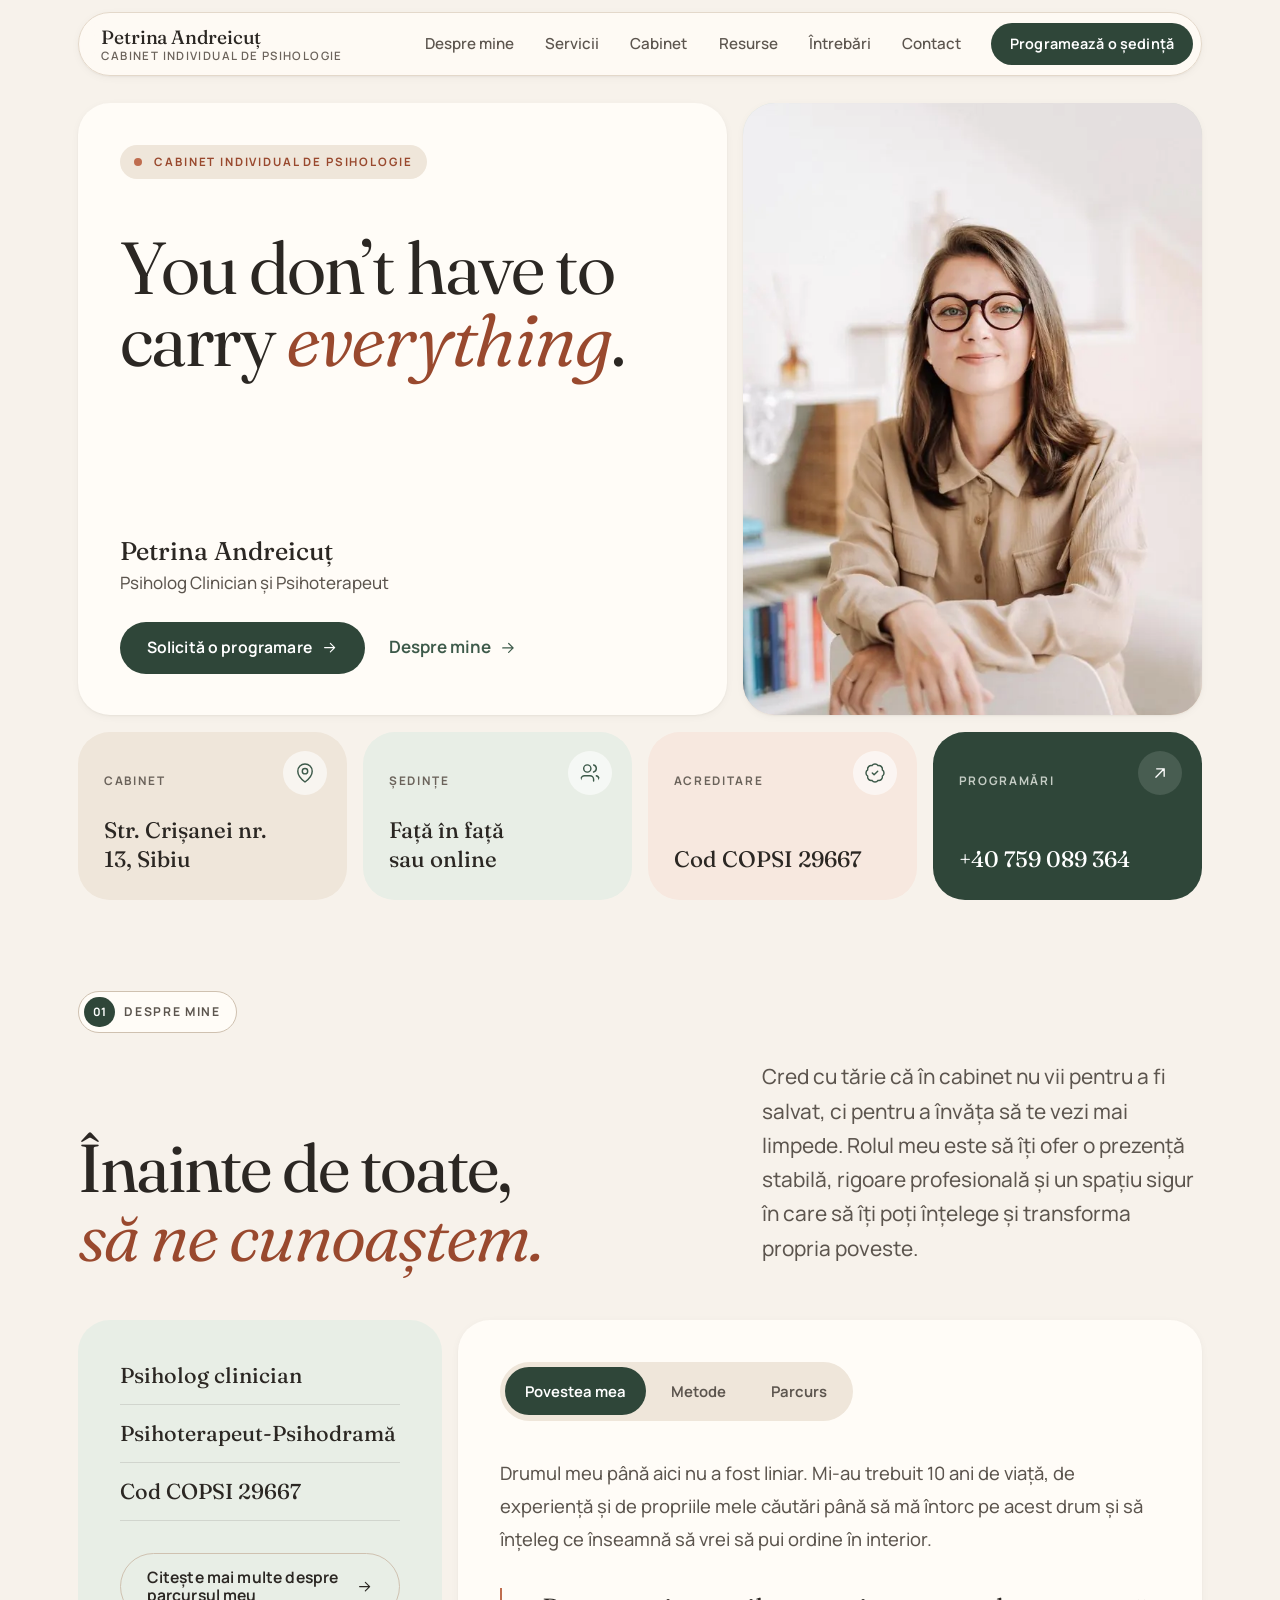
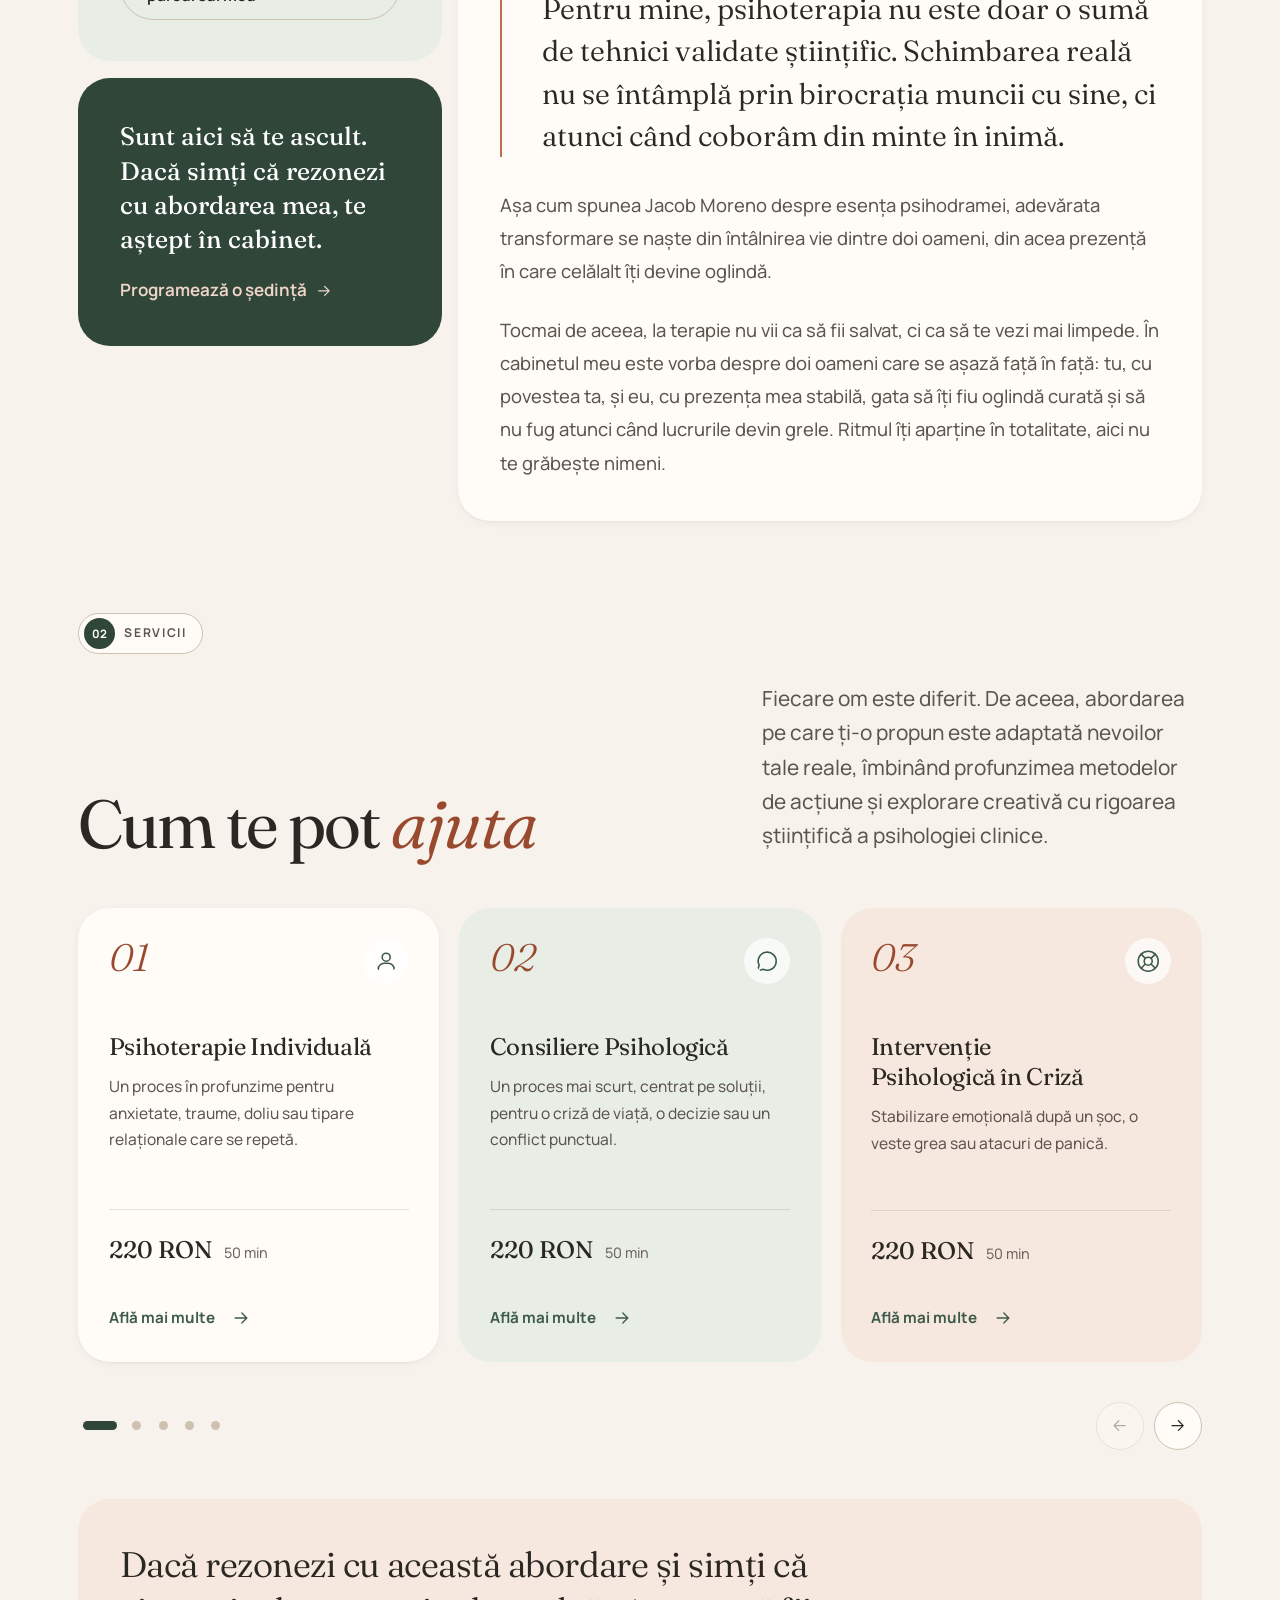
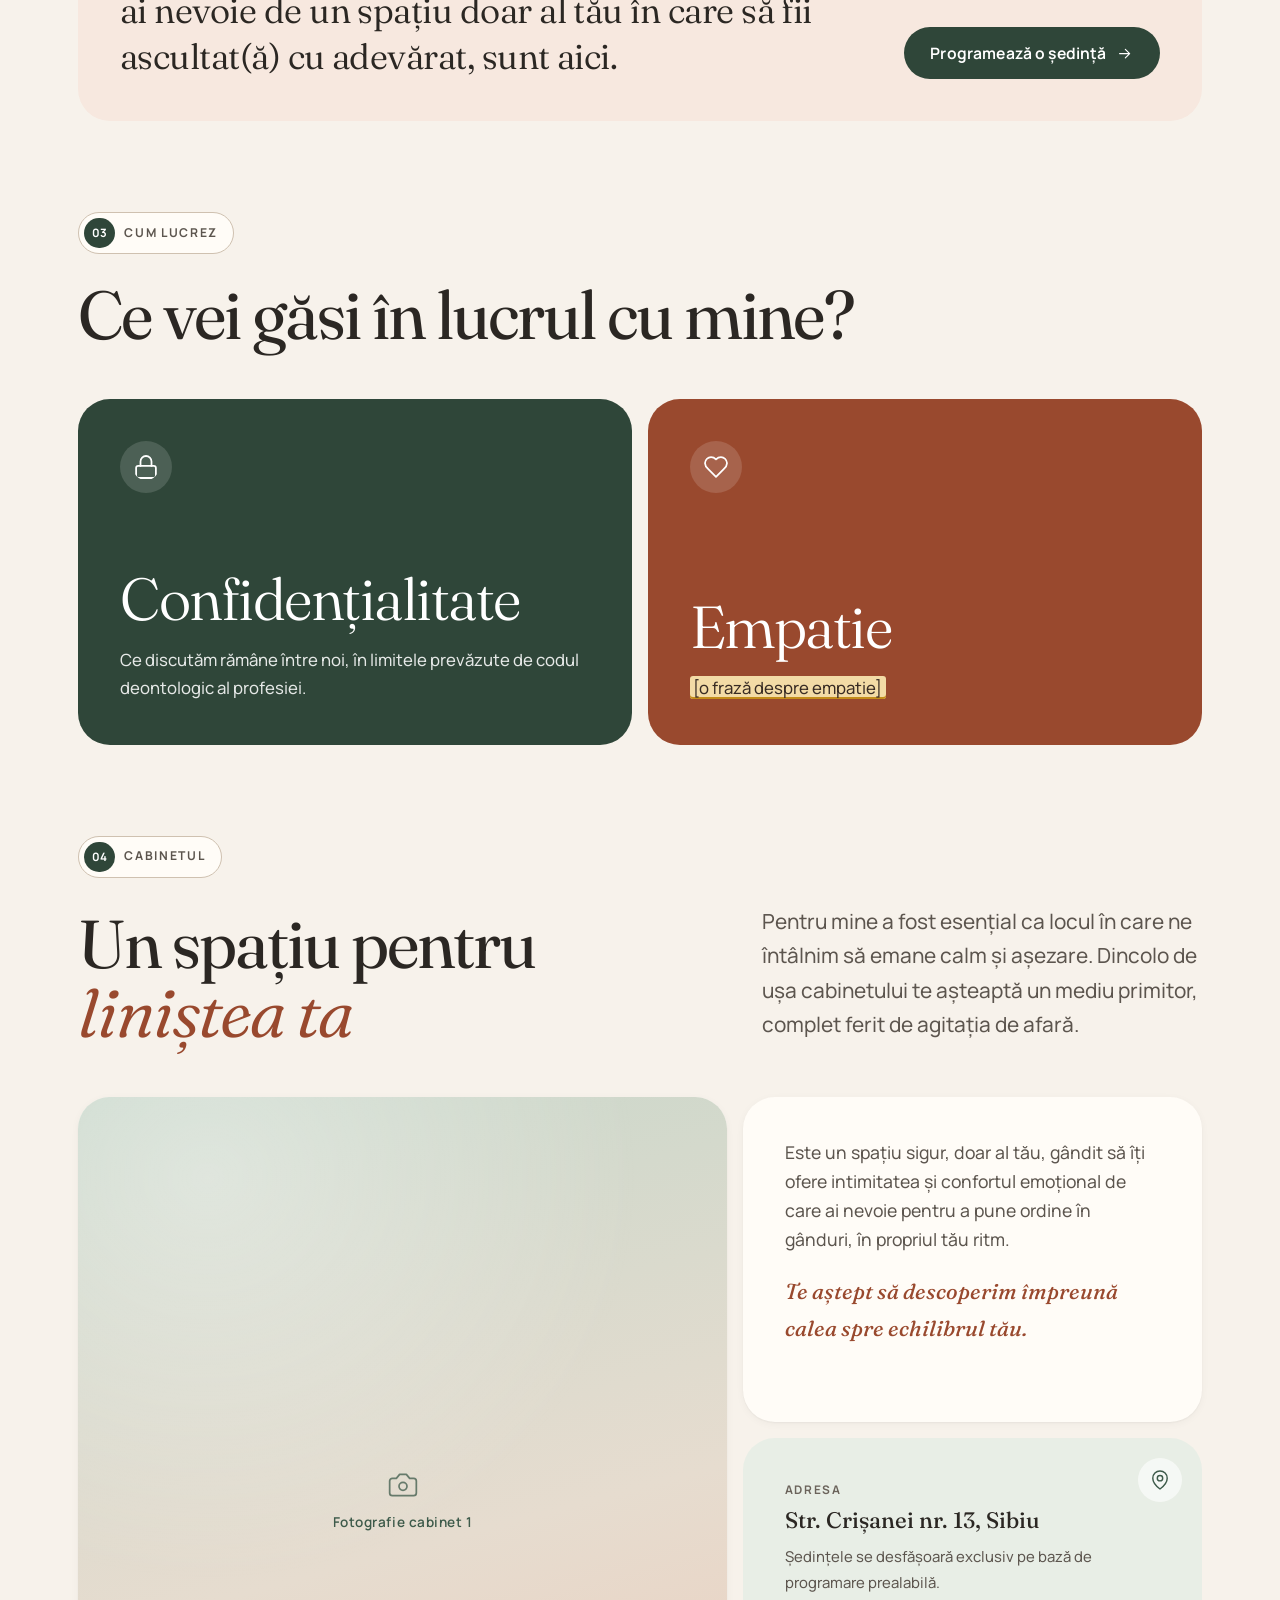
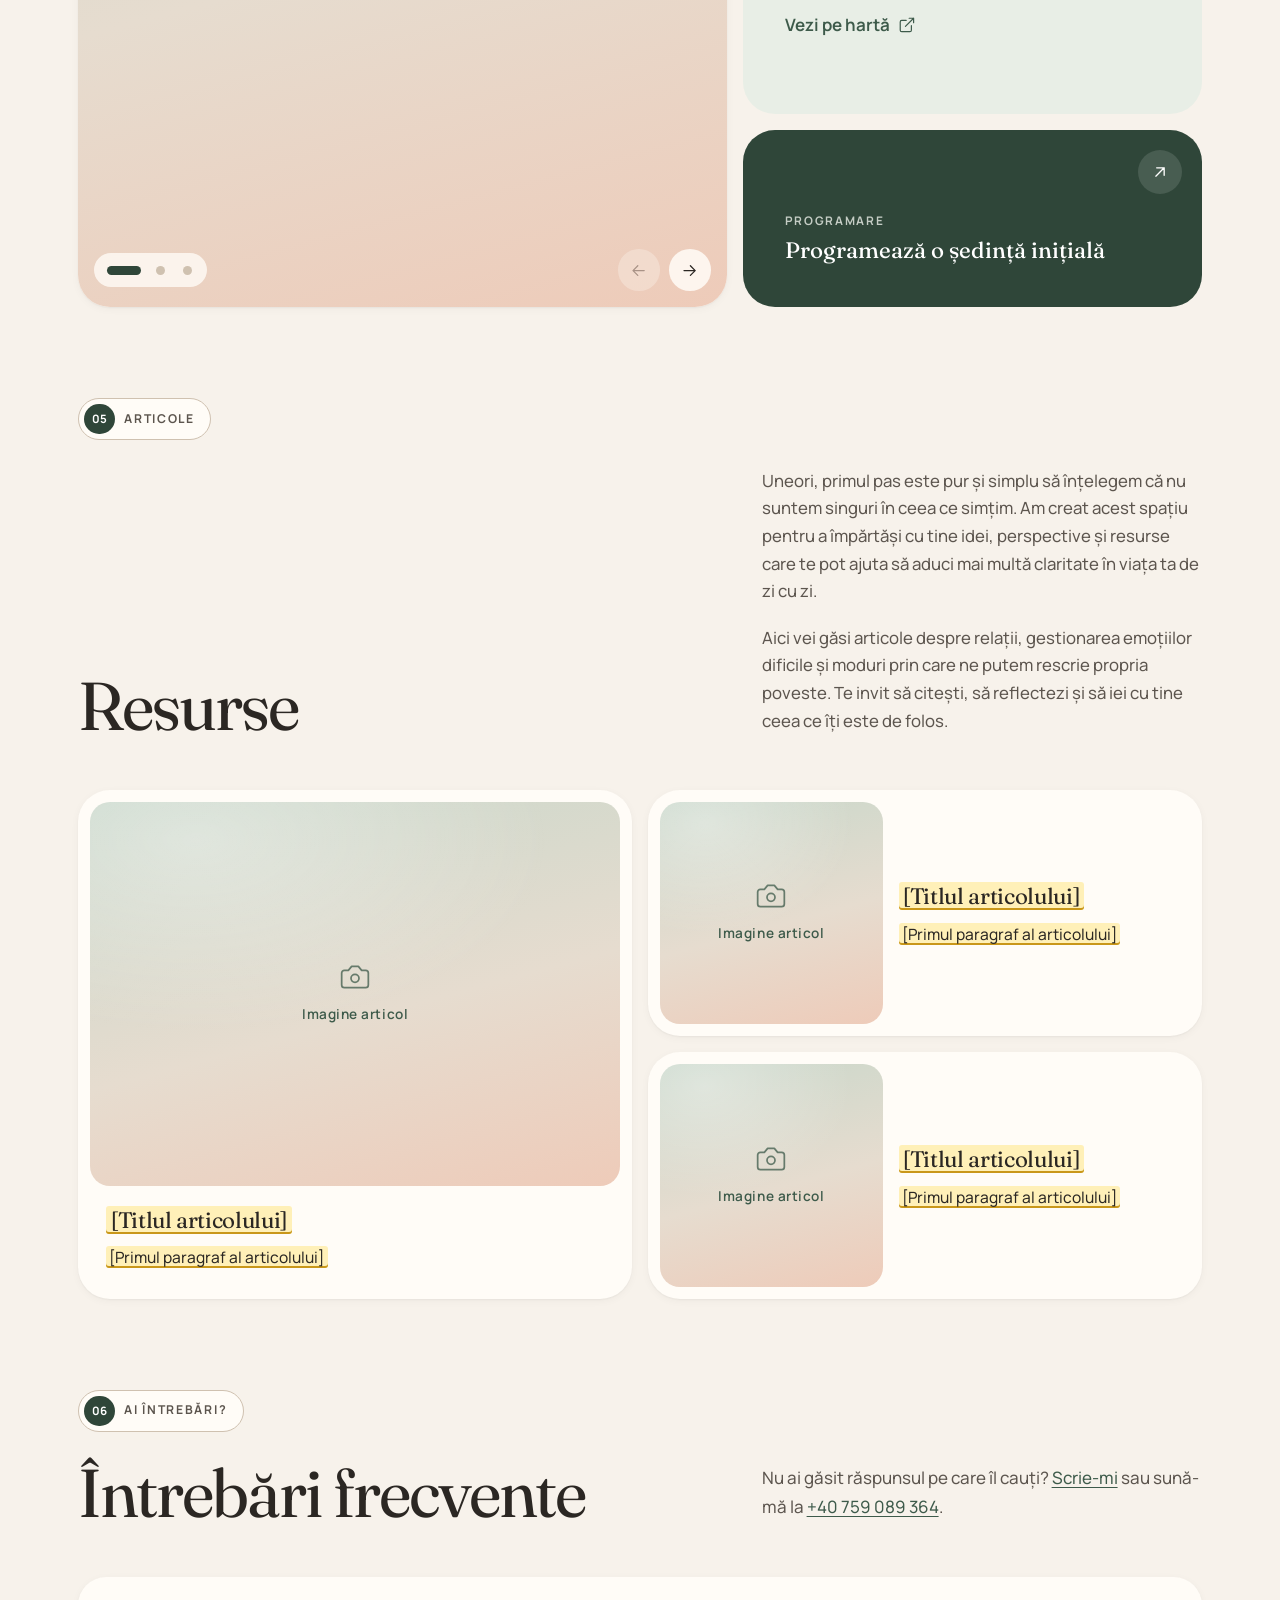
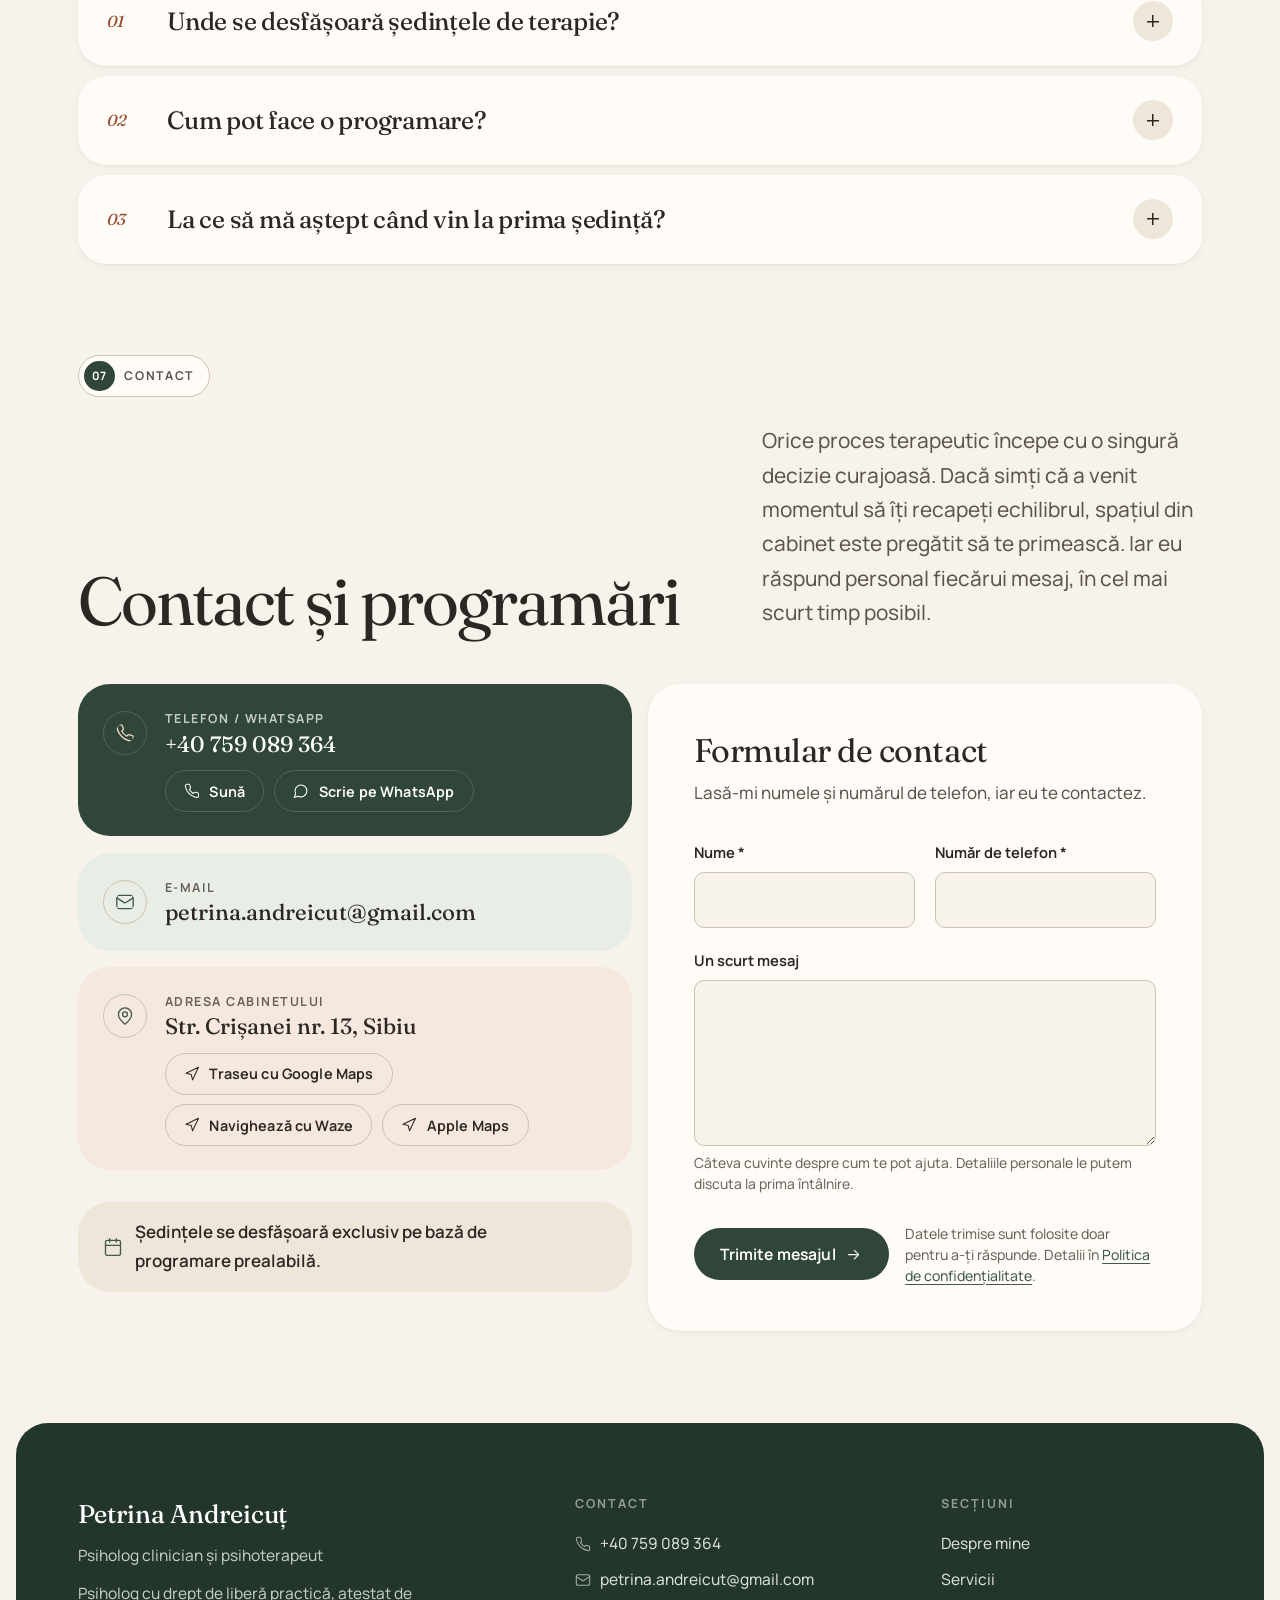
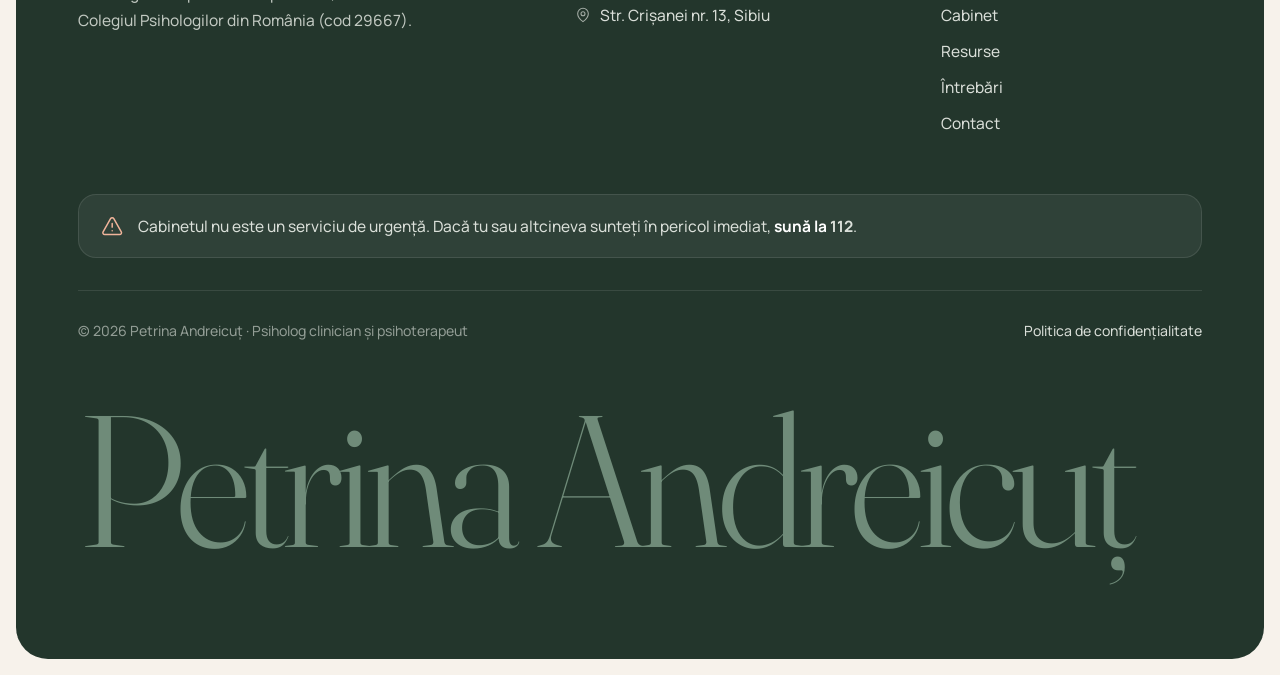
<file: index.html>
<!DOCTYPE html>
<html lang="ro">
<head>
  <meta charset="utf-8">
  <meta name="viewport" content="width=device-width, initial-scale=1">
  <title>Psiholog și Psihoterapeut Sibiu | Petrina Andreicuț</title>
  <meta name="description" content="Cabinet individual de psihologie în Sibiu. Petrina Andreicuț, psiholog clinician și psihoterapeut: psihoterapie individuală și de grup, consiliere, intervenție în criză, desen oniric, evaluare psihologică.">
  <meta name="theme-color" content="#f7f2eb">
  <meta property="og:type" content="website">
  <meta property="og:locale" content="ro_RO">
  <meta property="og:site_name" content="Petrina Andreicuț · Psiholog clinician și psihoterapeut">
  <meta property="og:title" content="Psiholog și Psihoterapeut Sibiu | Petrina Andreicuț">
  <meta property="og:description" content="Cabinet individual de psihologie în Sibiu. Petrina Andreicuț, psiholog clinician și psihoterapeut: psihoterapie individuală și de grup, consiliere, intervenție în criză, desen oniric, evaluare psihologică.">
  <link rel="canonical" href="https://mihaiandreicut.github.io/petrina/">
  <meta property="og:url" content="https://mihaiandreicut.github.io/petrina/">
  <meta property="og:image" content="https://mihaiandreicut.github.io/petrina/assets/img/og-image.jpg">
  <meta property="og:image:width" content="1200">
  <meta property="og:image:height" content="630">
  <meta property="og:image:alt" content="Petrina Andreicuț, psiholog clinician și psihoterapeut, Sibiu">
  <meta name="twitter:card" content="summary_large_image">
  <link rel="icon" href="assets/img/favicon.svg" type="image/svg+xml">
  <link rel="apple-touch-icon" href="assets/img/apple-touch-icon.png">
  <link rel="preload" href="assets/fonts/fraunces-latin-standard-normal.woff2" as="font" type="font/woff2" crossorigin>
  <link rel="preload" href="assets/fonts/manrope-latin-wght-normal.woff2" as="font" type="font/woff2" crossorigin>
  <link rel="preload" as="image" type="image/webp" imagesrcset="assets/img/petrina-640.webp 640w, assets/img/petrina.webp 1000w" imagesizes="(max-width: 640px) 92vw, (max-width: 960px) 56vw, 460px" fetchpriority="high">
  <link rel="stylesheet" href="assets/css/style.css">
  <script>document.documentElement.classList.add("js");setTimeout(function(){if(!window.siteReady)document.documentElement.classList.remove("js")},2500);</script>
  <script src="assets/js/main.js" defer></script>
  <script type="application/ld+json">
  {
    "@context": "https://schema.org",
    "@graph": [
      {
        "@type": "MedicalBusiness",
        "name": "Petrina Andreicuț – Cabinet Individual de Psihologie",
        "description": "Psiholog clinician și psihoterapeut în psihodramă. Psihoterapie individuală și de grup, consiliere psihologică, intervenție în criză, desen oniric și evaluare psihologică clinică, în Sibiu și online.",
        "telephone": "+40759089364",
        "email": "petrina.andreicut@gmail.com",
        "priceRange": "150–500 RON",
        "currenciesAccepted": "RON",
        "address": {
          "@type": "PostalAddress",
          "streetAddress": "Str. Crișanei nr. 13",
          "addressLocality": "Sibiu",
          "addressRegion": "Sibiu",
          "addressCountry": "RO"
        },
        "areaServed": "Sibiu",
        "founder": {
          "@type": "Person",
          "name": "Petrina Andreicuț",
          "jobTitle": "Psiholog clinician și psihoterapeut",
          "memberOf": [
            {
              "@type": "Organization",
              "name": "Colegiul Psihologilor din România"
            },
            {
              "@type": "Organization",
              "name": "Asociația de Formare și Cercetare în Psihodramă și Psihoterapii de Grup"
            }
          ],
          "image": "https://mihaiandreicut.github.io/petrina/assets/img/petrina.jpg"
        },
        "@id": "https://mihaiandreicut.github.io/petrina/#cabinet",
        "url": "https://mihaiandreicut.github.io/petrina/",
        "image": "https://mihaiandreicut.github.io/petrina/assets/img/petrina.jpg",
        "hasOfferCatalog": {
          "@type": "OfferCatalog",
          "name": "Servicii",
          "itemListElement": [
            {
              "@type": "Offer",
              "price": "220",
              "priceCurrency": "RON",
              "description": "50 min",
              "itemOffered": {
                "@type": "Service",
                "name": "Psihoterapie Individuală"
              }
            },
            {
              "@type": "Offer",
              "price": "220",
              "priceCurrency": "RON",
              "description": "50 min",
              "itemOffered": {
                "@type": "Service",
                "name": "Consiliere Psihologică"
              }
            },
            {
              "@type": "Offer",
              "price": "220",
              "priceCurrency": "RON",
              "description": "50 min",
              "itemOffered": {
                "@type": "Service",
                "name": "Intervenție Psihologică în Criză"
              }
            },
            {
              "@type": "Offer",
              "price": "220",
              "priceCurrency": "RON",
              "description": "50 min",
              "itemOffered": {
                "@type": "Service",
                "name": "Desen Oniric și Explorare Creativă"
              }
            },
            {
              "@type": "Offer",
              "price": "500",
              "priceCurrency": "RON",
              "description": "60–120 min",
              "itemOffered": {
                "@type": "Service",
                "name": "Evaluare Psihologică Clinică"
              }
            },
            {
              "@type": "Offer",
              "price": "150",
              "priceCurrency": "RON",
              "description": "2–3 ore, preț per întâlnire",
              "itemOffered": {
                "@type": "Service",
                "name": "Psihoterapie de Grup"
              }
            },
            {
              "@type": "Offer",
              "price": "150",
              "priceCurrency": "RON",
              "description": "2–3 ore, preț per atelier",
              "itemOffered": {
                "@type": "Service",
                "name": "Grupuri de Dezvoltare Personală"
              }
            }
          ]
        }
      },
      {
        "@type": "WebSite",
        "@id": "https://mihaiandreicut.github.io/petrina/#site",
        "url": "https://mihaiandreicut.github.io/petrina/",
        "name": "Petrina Andreicuț · Psiholog clinician și psihoterapeut",
        "inLanguage": "ro"
      },
      {
        "@type": "FAQPage",
        "@id": "https://mihaiandreicut.github.io/petrina/#intrebari",
        "inLanguage": "ro",
        "mainEntity": [
          {
            "@type": "Question",
            "name": "Unde se desfășoară ședințele de terapie?",
            "acceptedAnswer": {
              "@type": "Answer",
              "text": "Ședințele se desfășoară față în față (la cabinet) sau online (prin intermediul unei platforme online securizate)."
            }
          },
          {
            "@type": "Question",
            "name": "Cum pot face o programare?",
            "acceptedAnswer": {
              "@type": "Answer",
              "text": "Programările se fac telefonic sau prin e-mail. Data și ora le stabilim împreună, în funcție de orarul ambelor părți."
            }
          },
          {
            "@type": "Question",
            "name": "La ce să mă aștept când vin la prima ședință?",
            "acceptedAnswer": {
              "@type": "Answer",
              "text": "Prima ședință este, înainte de toate, o ocazie să ne cunoaștem. Este momentul în care vedem dacă rezonăm și dacă te simți în siguranță în cabinet. Nu există nicio presiune să vorbești despre lucruri pentru care nu ești pregătit(ă). Tu setezi ritmul, iar eu sunt acolo să te ghidez. Pe lângă această cunoaștere, vom pune la punct și detaliile practice ale spațiului nostru de lucru: • Vom contura împreună motivele pentru care ai venit și obiectivele tale. • Îți voi explica pe scurt cum funcționează abordarea mea și vei putea să îmi pui orice întrebare (despre confidențialitate, tarif sau comunicarea dintre ședințe). • Vom stabili de comun acord frecvența întâlnirilor și vom semna contractul terapeutic, astfel încât să ai o imagine cât mai clară asupra modului în care vom lucra."
            }
          }
        ]
      }
    ]
  }
  </script>
</head>
<body>
  <a class="skip-link" href="#continut">Sari la conținut</a>

  <header class="site-header" data-header>
    <div class="container header-inner">
      <a class="brand" href="#acasa">
        <span class="brand-text">
          <span class="brand-name">Petrina Andreicuț</span>
          <span class="brand-role">Cabinet individual de psihologie</span><span class="visually-hidden"> – începutul paginii</span>
        </span>
      </a>
      <nav class="site-nav" aria-label="Navigare principală">
        <button class="nav-toggle" type="button" aria-expanded="false" aria-controls="meniu" aria-label="Deschide meniul">
          <svg class="icon icon-open" viewBox="0 0 24 24" aria-hidden="true" focusable="false"><path d="M4 7h16M4 12h16M4 17h16"/></svg>
          <svg class="icon icon-close" viewBox="0 0 24 24" aria-hidden="true" focusable="false"><path d="M18 6 6 18M6 6l12 12"/></svg>
        </button>
        <ul class="nav-list" id="meniu">
          <li><a href="#despre">Despre mine</a></li>
          <li><a href="#servicii">Servicii</a></li>
          <li><a href="#cabinet">Cabinet</a></li>
          <li><a href="#resurse">Resurse</a></li>
          <li><a href="#intrebari">Întrebări</a></li>
          <li><a href="#contact">Contact</a></li>
          <li class="nav-cta"><a class="btn btn--sm" href="#contact">Programează o ședință</a></li>
        </ul>
      </nav>
    </div>
    <span class="scroll-progress" aria-hidden="true"></span>
  </header>

  <main id="continut">
    <section class="hero" id="acasa" aria-label="Prezentare">
      <div class="container bento hero-bento">
        <div class="tile tile--intro reveal">
          <p class="eyebrow">Cabinet Individual de Psihologie</p>
          <h1 lang="en">You don’t have to carry <em>everything</em>.</h1>
          <div class="hero-bottom">
            <div class="hero-intro">
              <p class="hero-name">Petrina Andreicuț</p>
              <p class="hero-role">Psiholog Clinician și Psihoterapeut</p>
            </div>
            <div class="hero-actions">
              <a class="btn" href="#contact">Solicită o programare <svg class="icon" viewBox="0 0 24 24" aria-hidden="true" focusable="false"><path d="M5 12h14M13 6l6 6-6 6"/></svg></a>
              <a class="link-arrow" href="#despre">Despre mine <svg class="icon" viewBox="0 0 24 24" aria-hidden="true" focusable="false"><path d="M5 12h14M13 6l6 6-6 6"/></svg></a>
            </div>
          </div>
        </div>
        <div class="tile tile--photo reveal" style="--delay: .08s">
          <div class="photo">
            <picture><source type="image/webp" srcset="assets/img/petrina-640.webp 640w, assets/img/petrina.webp 1000w" sizes="(max-width: 640px) 92vw, (max-width: 960px) 56vw, 460px"><img src="assets/img/petrina.jpg" srcset="assets/img/petrina-640.jpg 640w, assets/img/petrina.jpg 1000w" sizes="(max-width: 640px) 92vw, (max-width: 960px) 56vw, 460px" alt="Petrina Andreicuț, psiholog clinician și psihoterapeut" width="1000" height="1500" fetchpriority="high"></picture>
          </div>
        </div>
        <div class="tile tile--fact tile--sand reveal"><svg class="icon" viewBox="0 0 24 24" aria-hidden="true" focusable="false"><path d="M20 10c0 6-8 12-8 12s-8-6-8-12a8 8 0 0 1 16 0Z"/><circle cx="12" cy="10" r="3"/></svg><p class="tile-label">Cabinet</p><p class="tile-value">Str. Crișanei nr. 13, Sibiu</p></div>
        <div class="tile tile--fact tile--sage reveal" style="--delay: .05s"><svg class="icon" viewBox="0 0 24 24" aria-hidden="true" focusable="false"><path d="M16 21v-2a4 4 0 0 0-4-4H6a4 4 0 0 0-4 4v2"/><circle cx="9" cy="7" r="4"/><path d="M22 21v-2a4 4 0 0 0-3-3.87M16 3.13a4 4 0 0 1 0 7.75"/></svg><p class="tile-label">Ședințe</p><p class="tile-value">Față în față sau online</p></div>
        <div class="tile tile--fact tile--clay reveal" style="--delay: .1s"><svg class="icon" viewBox="0 0 24 24" aria-hidden="true" focusable="false"><path d="M3.85 8.62a4 4 0 0 1 4.78-4.77 4 4 0 0 1 6.74 0 4 4 0 0 1 4.78 4.78 4 4 0 0 1 0 6.74 4 4 0 0 1-4.77 4.78 4 4 0 0 1-6.75 0 4 4 0 0 1-4.78-4.77 4 4 0 0 1 0-6.76Z"/><path d="m9 12 2 2 4-4"/></svg><p class="tile-label">Acreditare</p><p class="tile-value">Cod COPSI 29667</p></div>
        <a class="tile tile--fact tile--dark tile--link reveal" style="--delay: .15s" href="tel:+40759089364"><span class="tile-arrow"><svg class="icon" viewBox="0 0 24 24" aria-hidden="true" focusable="false"><path d="M7 17 17 7M8 7h9v9"/></svg></span><span class="tile-label">Programări</span><span class="tile-value">+40&nbsp;759&nbsp;089&nbsp;364</span></a>
      </div>
    </section>

    <section class="section" id="despre" aria-labelledby="despre-titlu">
      <div class="container">
        <div class="sec-head reveal">
          <p class="sec-index"><span class="sec-num" aria-hidden="true">01</span>Despre mine</p>
          <h2 id="despre-titlu">Înainte de toate, <em>să ne cunoaștem.</em></h2>
          <p class="lead">Cred cu tărie că în cabinet nu vii pentru a fi salvat, ci pentru a învăța să te vezi mai limpede. Rolul meu este să îți ofer o prezență stabilă, rigoare profesională și un spațiu sigur în care să îți poți înțelege și transforma propria poveste.</p>
        </div>

        <div class="about-grid bento">
        <div class="about-aside">
          <div class="tile tile--sage reveal">
            <ul class="spec-list">
              <li>Psiholog clinician</li>
              <li>Psihoterapeut-Psihodramă</li>
              <li>Cod COPSI 29667</li>
            </ul>
            <a class="btn btn--ghost about-more" href="#panou-parcurs" data-tab-open="tab-parcurs">Citește mai multe despre parcursul meu <svg class="icon" viewBox="0 0 24 24" aria-hidden="true" focusable="false"><path d="M5 12h14M13 6l6 6-6 6"/></svg></a>
          </div>
          <div class="tile tile--dark about-note reveal" style="--delay: .08s">
            <p>Sunt aici să te ascult. Dacă simți că rezonezi cu abordarea mea, te aștept în cabinet.</p>
            <a class="link-arrow" href="#contact">Programează o ședință <svg class="icon" viewBox="0 0 24 24" aria-hidden="true" focusable="false"><path d="M5 12h14M13 6l6 6-6 6"/></svg></a>
          </div>
        </div>

        <div class="tile about-tabs reveal" style="--delay: .1s" data-tabs>
          <div class="tabs-list" role="tablist" aria-label="Despre mine">
              <button class="tab" type="button" role="tab" id="tab-poveste" aria-controls="panou-poveste" aria-selected="true">Povestea mea</button>
              <button class="tab" type="button" role="tab" id="tab-metode" aria-controls="panou-metode" aria-selected="false">Metode</button>
              <button class="tab" type="button" role="tab" id="tab-parcurs" aria-controls="panou-parcurs" aria-selected="false">Parcurs</button>
          </div>

          <div class="tab-panel" role="tabpanel" id="panou-poveste" aria-labelledby="tab-poveste" tabindex="0">
            <div class="prose">
              <p>Drumul meu până aici nu a fost liniar. Mi-au trebuit 10 ani de viață, de experiență și de propriile mele căutări până să mă întorc pe acest drum și să înțeleg ce înseamnă să vrei să pui ordine în interior.</p>
              <blockquote class="quote">
                <p>Pentru mine, psihoterapia nu este doar o sumă de tehnici validate științific. Schimbarea reală nu se întâmplă prin birocrația muncii cu sine, ci atunci când coborâm din minte în inimă.</p>
              </blockquote>
              <p>Așa cum spunea Jacob Moreno despre esența psihodramei, adevărata transformare se naște din întâlnirea vie dintre doi oameni, din acea prezență în care celălalt îți devine oglindă.</p>
              <p>Tocmai de aceea, la terapie nu vii ca să fii salvat, ci ca să te vezi mai limpede. În cabinetul meu este vorba despre doi oameni care se așază față în față: tu, cu povestea ta, și eu, cu prezența mea stabilă, gata să îți fiu oglindă curată și să nu fug atunci când lucrurile devin grele. Ritmul îți aparține în totalitate, aici nu te grăbește nimeni.</p>
            </div>
          </div>

          <div class="tab-panel" role="tabpanel" id="panou-metode" aria-labelledby="tab-metode" tabindex="0">
            <h3 class="panel-title">De ce Psihodrama și Desenul Oniric?</h3>
            <p class="lead">Această înțelegere profundă a nevoii de a fi văzut și oglindit nu este doar o filozofie personală, ci fundația pe care am construit practica mea profesională. Am ales psihodrama și desenul oniric tocmai pentru că ele transformă acest ideal în instrumente concrete, capabile să acceseze resurse pe care cuvintele singure nu le pot atinge.</p>
            <div class="method-cards" style="margin-top: 2rem">
              <article class="method-card">
                <svg class="icon" viewBox="0 0 24 24" aria-hidden="true" focusable="false"><path d="M16 21v-2a4 4 0 0 0-4-4H6a4 4 0 0 0-4 4v2"/><circle cx="9" cy="7" r="4"/><path d="M22 21v-2a4 4 0 0 0-3-3.87M16 3.13a4 4 0 0 1 0 7.75"/></svg>
                <div>
                  <h4>Psihodrama Clasică</h4>
                  <p>Atunci când explorarea exclusiv verbală își atinge limitele, aducem situația problematică în spațiul cabinetului folosind elemente simbolice și tehnici specifice. <a href="#dlg-psihoterapie-individuala" data-dialog-open="dlg-psihoterapie-individuala">Despre psihoterapia individuală</a></p>
                </div>
              </article>
              <article class="method-card">
                <svg class="icon" viewBox="0 0 24 24" aria-hidden="true" focusable="false"><circle cx="13.5" cy="6.5" r=".5"/><circle cx="17.5" cy="10.5" r=".5"/><circle cx="8.5" cy="7.5" r=".5"/><circle cx="6.5" cy="12.5" r=".5"/><path d="M12 2C6.5 2 2 6.5 2 12s4.5 10 10 10c.93 0 1.65-.75 1.65-1.69 0-.44-.18-.84-.44-1.13-.29-.29-.44-.65-.44-1.12a1.64 1.64 0 0 1 1.67-1.67h2c3.05 0 5.55-2.5 5.55-5.55C21.97 6.01 17.46 2 12 2z"/></svg>
                <div>
                  <h4>Desenul Oniric</h4>
                  <p>Folosim culorile și formele ca pe un limbaj alternativ. Nu ai nevoie de absolut niciun talent la desen! <a href="#dlg-desen-oniric" data-dialog-open="dlg-desen-oniric">Despre desenul oniric</a></p>
                </div>
              </article>
            </div>
          </div>

          <div class="tab-panel" role="tabpanel" id="panou-parcurs" aria-labelledby="tab-parcurs" tabindex="0">
            <h3 class="panel-title">Parcurs și rigoare profesională</h3>
            <p class="muted">Pentru ca acest spațiu de siguranță și transformare să fie construit pe baze solide și riguroase, practica mea profesională se sprijină pe următoarele coordonate:</p>
            <ul class="credentials">
                <li><span>Licență în Psihologie<span class="meta">Universitatea „Lucian Blaga” din Sibiu</span></span></li>
                <li><span>Master în Psihologie Clinică, Consiliere Psihologică și Psihoterapie<span class="meta">Universitatea „Lucian Blaga” din Sibiu</span></span></li>
                <li><span>Psiholog cu Drept de Liberă Practică<span class="meta">Atestat de Colegiul Psihologilor din România (cod: 29667)</span></span></li>
                <li><span>Formare de lungă durată în Psihodramă Clasică<span class="meta">Certificare de Psihoterapeut-Psihodramă, atestată de Colegiul Psihologilor din România</span></span></li>
                <li><span>Formare complementară în Desen Oniric</span></li>
                <li><span>Membru al Colegiului Psihologilor din România (COPSI)</span></li>
                <li><span>Membru al Asociației de Formare și Cercetare în Psihodramă și Psihoterapii de Grup (AFCP)</span></li>
            </ul>
          </div>

        </div>
        </div>
      </div>
    </section>

    <section class="section" id="servicii" aria-labelledby="servicii-titlu">
      <div class="container">
        <div class="sec-head reveal">
          <p class="sec-index"><span class="sec-num" aria-hidden="true">02</span>Servicii</p>
          <h2 id="servicii-titlu">Cum te pot <em>ajuta</em></h2>
          <p class="lead">Fiecare om este diferit. De aceea, abordarea pe care ți-o propun este adaptată nevoilor tale reale, îmbinând profunzimea metodelor de acțiune și explorare creativă cu rigoarea științifică a psihologiei clinice.</p>
        </div>

        <div class="slider reveal" data-slider="Servicii">
          <div class="slider-track" role="region" aria-label="Servicii (derulează pe orizontală)" tabindex="0">
            <article class="service-card" id="psihoterapie-individuala">
              <div class="card-top">
                <svg class="icon" viewBox="0 0 24 24" aria-hidden="true" focusable="false"><circle cx="12" cy="8" r="4"/><path d="M4 21v-1a6 6 0 0 1 6-6h4a6 6 0 0 1 6 6v1"/></svg>
                <span class="service-num" aria-hidden="true">01</span>
              </div>
              <h3>Psihoterapie Individuală</h3>
              <p>Un proces în profunzime pentru anxietate, traume, doliu sau tipare relaționale care se repetă.</p>
              <p class="card-meta"><span class="price">220 RON</span><span class="duration">50 min</span></p>
              <button class="card-more" type="button" data-dialog-open="dlg-psihoterapie-individuala" aria-haspopup="dialog">Află mai multe<span class="visually-hidden">: Psihoterapie Individuală</span> <svg class="icon" viewBox="0 0 24 24" aria-hidden="true" focusable="false"><path d="M5 12h14M13 6l6 6-6 6"/></svg></button>
            </article>
            <article class="service-card" id="consiliere-psihologica">
              <div class="card-top">
                <svg class="icon" viewBox="0 0 24 24" aria-hidden="true" focusable="false"><path d="M7.9 20A9 9 0 1 0 4 16.1L2 22Z"/></svg>
                <span class="service-num" aria-hidden="true">02</span>
              </div>
              <h3>Consiliere Psihologică</h3>
              <p>Un proces mai scurt, centrat pe soluții, pentru o criză de viață, o decizie sau un conflict punctual.</p>
              <p class="card-meta"><span class="price">220 RON</span><span class="duration">50 min</span></p>
              <button class="card-more" type="button" data-dialog-open="dlg-consiliere-psihologica" aria-haspopup="dialog">Află mai multe<span class="visually-hidden">: Consiliere Psihologică</span> <svg class="icon" viewBox="0 0 24 24" aria-hidden="true" focusable="false"><path d="M5 12h14M13 6l6 6-6 6"/></svg></button>
            </article>
            <article class="service-card" id="interventie-in-criza">
              <div class="card-top">
                <svg class="icon" viewBox="0 0 24 24" aria-hidden="true" focusable="false"><circle cx="12" cy="12" r="10"/><circle cx="12" cy="12" r="4"/><path d="m4.93 4.93 4.24 4.24M14.83 9.17l4.24-4.24M14.83 14.83l4.24 4.24M9.17 14.83l-4.24 4.24"/></svg>
                <span class="service-num" aria-hidden="true">03</span>
              </div>
              <h3>Intervenție Psihologică în Criză</h3>
              <p>Stabilizare emoțională după un șoc, o veste grea sau atacuri de panică.</p>
              <p class="card-meta"><span class="price">220 RON</span><span class="duration">50 min</span></p>
              <button class="card-more" type="button" data-dialog-open="dlg-interventie-in-criza" aria-haspopup="dialog">Află mai multe<span class="visually-hidden">: Intervenție Psihologică în Criză</span> <svg class="icon" viewBox="0 0 24 24" aria-hidden="true" focusable="false"><path d="M5 12h14M13 6l6 6-6 6"/></svg></button>
            </article>
            <article class="service-card" id="desen-oniric">
              <div class="card-top">
                <svg class="icon" viewBox="0 0 24 24" aria-hidden="true" focusable="false"><circle cx="13.5" cy="6.5" r=".5"/><circle cx="17.5" cy="10.5" r=".5"/><circle cx="8.5" cy="7.5" r=".5"/><circle cx="6.5" cy="12.5" r=".5"/><path d="M12 2C6.5 2 2 6.5 2 12s4.5 10 10 10c.93 0 1.65-.75 1.65-1.69 0-.44-.18-.84-.44-1.13-.29-.29-.44-.65-.44-1.12a1.64 1.64 0 0 1 1.67-1.67h2c3.05 0 5.55-2.5 5.55-5.55C21.97 6.01 17.46 2 12 2z"/></svg>
                <span class="service-num" aria-hidden="true">04</span>
              </div>
              <h3>Desen Oniric și Explorare Creativă</h3>
              <p>Culorile și formele devin un limbaj pentru ce nu se poate spune în cuvinte. Nu ai nevoie de talent la desen.</p>
              <p class="card-meta"><span class="price">220 RON</span><span class="duration">50 min</span></p>
              <button class="card-more" type="button" data-dialog-open="dlg-desen-oniric" aria-haspopup="dialog">Află mai multe<span class="visually-hidden">: Desen Oniric și Explorare Creativă</span> <svg class="icon" viewBox="0 0 24 24" aria-hidden="true" focusable="false"><path d="M5 12h14M13 6l6 6-6 6"/></svg></button>
            </article>
            <article class="service-card" id="evaluare-psihologica">
              <div class="card-top">
                <svg class="icon" viewBox="0 0 24 24" aria-hidden="true" focusable="false"><rect x="8" y="2" width="8" height="4" rx="1"/><path d="M16 4h2a2 2 0 0 1 2 2v14a2 2 0 0 1-2 2H6a2 2 0 0 1-2-2V6a2 2 0 0 1 2-2h2"/><path d="m9 14 2 2 4-4"/></svg>
                <span class="service-num" aria-hidden="true">05</span>
              </div>
              <h3>Evaluare Psihologică Clinică</h3>
              <p>Evaluare standardizată a stării emoționale, a personalității sau a funcțiilor cognitive.</p>
              <p class="card-meta"><span class="price">500 RON</span><span class="duration">60–120 min</span></p>
              <button class="card-more" type="button" data-dialog-open="dlg-evaluare-psihologica" aria-haspopup="dialog">Află mai multe<span class="visually-hidden">: Evaluare Psihologică Clinică</span> <svg class="icon" viewBox="0 0 24 24" aria-hidden="true" focusable="false"><path d="M5 12h14M13 6l6 6-6 6"/></svg></button>
            </article>
            <article class="service-card" id="psihoterapie-de-grup">
              <div class="card-top">
                <svg class="icon" viewBox="0 0 24 24" aria-hidden="true" focusable="false"><path d="M16 21v-2a4 4 0 0 0-4-4H6a4 4 0 0 0-4 4v2"/><circle cx="9" cy="7" r="4"/><path d="M22 21v-2a4 4 0 0 0-3-3.87M16 3.13a4 4 0 0 1 0 7.75"/></svg>
                <span class="service-num" aria-hidden="true">06</span>
              </div>
              <h3>Psihoterapie de Grup</h3>
              <p>Un spațiu în care experiențele de viață sunt puse în scenă și explorate împreună.</p>
              <p class="card-meta"><span class="price">150 RON / întâlnire</span><span class="duration">2–3 ore</span></p>
              <button class="card-more" type="button" data-dialog-open="dlg-psihoterapie-de-grup" aria-haspopup="dialog">Află mai multe<span class="visually-hidden">: Psihoterapie de Grup</span> <svg class="icon" viewBox="0 0 24 24" aria-hidden="true" focusable="false"><path d="M5 12h14M13 6l6 6-6 6"/></svg></button>
            </article>
            <article class="service-card" id="dezvoltare-personala">
              <div class="card-top">
                <svg class="icon" viewBox="0 0 24 24" aria-hidden="true" focusable="false"><path d="M7 20h10M10 20c5.5-2.5.8-6.4 3-10"/><path d="M9.5 9.4c1.1.8 1.8 2.2 2.3 3.7-2 .4-3.5.4-4.8-.3-1.2-.6-2.3-1.9-3-4.2 2.8-.5 4.4 0 5.5.8z"/><path d="M14.1 6a7 7 0 0 0-1.1 4c1.9-.1 3.3-.6 4.3-1.4 1-1 1.6-2.3 1.7-4.6-2.7.1-4 1-4.9 2z"/></svg>
                <span class="service-num" aria-hidden="true">07</span>
              </div>
              <h3>Grupuri de Dezvoltare Personală</h3>
              <p>Ateliere tematice despre încredere în sine, stres și inteligență emoțională.</p>
              <p class="card-meta"><span class="price">150 RON / atelier</span><span class="duration">2–3 ore</span></p>
              <button class="card-more" type="button" data-dialog-open="dlg-dezvoltare-personala" aria-haspopup="dialog">Află mai multe<span class="visually-hidden">: Grupuri de Dezvoltare Personală</span> <svg class="icon" viewBox="0 0 24 24" aria-hidden="true" focusable="false"><path d="M5 12h14M13 6l6 6-6 6"/></svg></button>
            </article>
          </div>
        </div>

        <dialog class="modal" id="dlg-psihoterapie-individuala" aria-labelledby="dlg-psihoterapie-individuala-titlu">
          <div class="modal-head">
            <svg class="icon" viewBox="0 0 24 24" aria-hidden="true" focusable="false"><circle cx="12" cy="8" r="4"/><path d="M4 21v-1a6 6 0 0 1 6-6h4a6 6 0 0 1 6 6v1"/></svg>
            <div>
              <span class="service-num" aria-hidden="true">01</span>
              <h2 id="dlg-psihoterapie-individuala-titlu">Psihoterapie Individuală<small>Psihodramă clasică</small></h2>
            </div>
            <form method="dialog"><button class="modal-close" type="submit" aria-label="Închide"><svg class="icon" viewBox="0 0 24 24" aria-hidden="true" focusable="false"><path d="M18 6 6 18M6 6l12 12"/></svg></button></form>
          </div>
          <div class="modal-body">
            <div class="service-body">
              <div>
                <h3>Ce presupune acest serviciu?</h3>
                <p>Psihoterapia individuală este un demers clinic structurat, centrat pe evaluarea și tratamentul dificultăților emoționale și relaționale. Instrumentul terapeutic principal pe care îl utilizez este Psihodrama Clasică, adaptată pentru lucrul unu-la-unu.</p>
                <p>Concret, procesul terapeutic îmbină dialogul cu tehnici specifice de acțiune. Atunci când explorarea exclusiv verbală își atinge limitele, aducem situația problematică în spațiul cabinetului folosind elemente simbolice și tehnici specifice. Acest mod de lucru îți permite să externalizezi conflictele interioare, să analizezi o situație dificilă din perspective multiple, obținând o distanțare obiectivă, și să testezi în condiții de siguranță reacții și comportamente noi, adaptative.</p>
              </div>
              <div>
                <h3>Când este potrivit să accesezi acest proces?</h3>
                <ul class="checklist">
                  <li>Simți o stare constantă de anxietate, neliniște sau tristețe profundă.</li>
                  <li>Te confrunți cu traume din trecut care continuă să îți afecteze deciziile din prezent.</li>
                  <li>Treci printr-o perioadă de doliu sau ai suferit o pierdere majoră.</li>
                  <li>Ai dificultăți în a seta limite sănătoase (te simți frecvent copleșit(ă), folosit(ă) sau îți este greu să spui „nu”).</li>
                  <li>Repeți aceleași greșeli și simți că ești blocat(ă) în dinamici relaționale toxice.</li>
                </ul>
              </div>
            </div>
            <div class="service-footer">
              <span class="label">Detalii practice</span>
              <span class="chip"><svg class="icon" viewBox="0 0 24 24" aria-hidden="true" focusable="false"><circle cx="12" cy="12" r="10"/><path d="M12 6v6l4 2"/></svg><span>Durată ședință: <strong>50 minute</strong></span></span>
              <span class="chip"><svg class="icon" viewBox="0 0 24 24" aria-hidden="true" focusable="false"><rect x="2" y="6" width="20" height="12" rx="2"/><circle cx="12" cy="12" r="2"/><path d="M6 12h.01M18 12h.01"/></svg><span>Tarif: <strong>220 RON</strong></span></span>
            </div>
            <div class="modal-actions">
              <a class="btn" href="#contact">Programează o ședință <svg class="icon" viewBox="0 0 24 24" aria-hidden="true" focusable="false"><path d="M5 12h14M13 6l6 6-6 6"/></svg></a>
              <a class="btn btn--ghost" href="tel:+40759089364"><svg class="icon" viewBox="0 0 24 24" aria-hidden="true" focusable="false"><path d="M22 16.92v3a2 2 0 0 1-2.18 2 19.79 19.79 0 0 1-8.63-3.07 19.5 19.5 0 0 1-6-6 19.79 19.79 0 0 1-3.07-8.67A2 2 0 0 1 4.11 2h3a2 2 0 0 1 2 1.72 12.84 12.84 0 0 0 .7 2.81 2 2 0 0 1-.45 2.11L8.09 9.91a16 16 0 0 0 6 6l1.27-1.27a2 2 0 0 1 2.11-.45 12.84 12.84 0 0 0 2.81.7A2 2 0 0 1 22 16.92z"/></svg>+40&nbsp;759&nbsp;089&nbsp;364</a>
            </div>
          </div>
        </dialog>

        <dialog class="modal" id="dlg-consiliere-psihologica" aria-labelledby="dlg-consiliere-psihologica-titlu">
          <div class="modal-head">
            <svg class="icon" viewBox="0 0 24 24" aria-hidden="true" focusable="false"><path d="M7.9 20A9 9 0 1 0 4 16.1L2 22Z"/></svg>
            <div>
              <span class="service-num" aria-hidden="true">02</span>
              <h2 id="dlg-consiliere-psihologica-titlu">Consiliere Psihologică</h2>
            </div>
            <form method="dialog"><button class="modal-close" type="submit" aria-label="Închide"><svg class="icon" viewBox="0 0 24 24" aria-hidden="true" focusable="false"><path d="M18 6 6 18M6 6l12 12"/></svg></button></form>
          </div>
          <div class="modal-body">
            <div class="service-body">
              <div>
                <h3>Ce presupune acest serviciu?</h3>
                <p>Dacă psihoterapia vizează restructurare profundă, consilierea psihologică este un proces mai scurt, aplicat și centrat pe soluții. Lucrăm ancorat în „aici și acum”, scopul principal fiind dezvoltarea unor strategii practice care să te ajute să depășești un impas specific sau o perioadă de tranziție dificilă.</p>
              </div>
              <div>
                <h3>Când este potrivit să accesezi acest proces?</h3>
                <ul class="checklist">
                  <li>Treci printr-o criză de viață (un divorț, o despărțire, o mutare într-un mediu cu totul nou).</li>
                  <li>Te afli la o răscruce profesională și ai nevoie de claritate pentru a lua o decizie.</li>
                  <li>Traversezi un conflict punctual în familie sau la locul de muncă și vrei să îl gestionezi mai eficient.</li>
                  <li>Te simți blocat(ă) într-o anumită arie a vieții și ai nevoie de ghidaj obiectiv pentru a face următorul pas.</li>
                </ul>
              </div>
            </div>
            <div class="service-footer">
              <span class="label">Detalii practice</span>
              <span class="chip"><svg class="icon" viewBox="0 0 24 24" aria-hidden="true" focusable="false"><circle cx="12" cy="12" r="10"/><path d="M12 6v6l4 2"/></svg><span>Durată ședință: <strong>50 minute</strong></span></span>
              <span class="chip"><svg class="icon" viewBox="0 0 24 24" aria-hidden="true" focusable="false"><rect x="2" y="6" width="20" height="12" rx="2"/><circle cx="12" cy="12" r="2"/><path d="M6 12h.01M18 12h.01"/></svg><span>Tarif: <strong>220 RON</strong></span></span>
            </div>
            <div class="modal-actions">
              <a class="btn" href="#contact">Programează o ședință <svg class="icon" viewBox="0 0 24 24" aria-hidden="true" focusable="false"><path d="M5 12h14M13 6l6 6-6 6"/></svg></a>
              <a class="btn btn--ghost" href="tel:+40759089364"><svg class="icon" viewBox="0 0 24 24" aria-hidden="true" focusable="false"><path d="M22 16.92v3a2 2 0 0 1-2.18 2 19.79 19.79 0 0 1-8.63-3.07 19.5 19.5 0 0 1-6-6 19.79 19.79 0 0 1-3.07-8.67A2 2 0 0 1 4.11 2h3a2 2 0 0 1 2 1.72 12.84 12.84 0 0 0 .7 2.81 2 2 0 0 1-.45 2.11L8.09 9.91a16 16 0 0 0 6 6l1.27-1.27a2 2 0 0 1 2.11-.45 12.84 12.84 0 0 0 2.81.7A2 2 0 0 1 22 16.92z"/></svg>+40&nbsp;759&nbsp;089&nbsp;364</a>
            </div>
          </div>
        </dialog>

        <dialog class="modal" id="dlg-interventie-in-criza" aria-labelledby="dlg-interventie-in-criza-titlu">
          <div class="modal-head">
            <svg class="icon" viewBox="0 0 24 24" aria-hidden="true" focusable="false"><circle cx="12" cy="12" r="10"/><circle cx="12" cy="12" r="4"/><path d="m4.93 4.93 4.24 4.24M14.83 9.17l4.24-4.24M14.83 14.83l4.24 4.24M9.17 14.83l-4.24 4.24"/></svg>
            <div>
              <span class="service-num" aria-hidden="true">03</span>
              <h2 id="dlg-interventie-in-criza-titlu">Intervenție Psihologică în Criză</h2>
            </div>
            <form method="dialog"><button class="modal-close" type="submit" aria-label="Închide"><svg class="icon" viewBox="0 0 24 24" aria-hidden="true" focusable="false"><path d="M18 6 6 18M6 6l12 12"/></svg></button></form>
          </div>
          <div class="modal-body">
            <div class="service-body">
              <div>
                <h3>Ce presupune acest serviciu?</h3>
                <p>Gândită ca un „prim-ajutor emoțional”, această intervenție este necesară atunci când stresul extrem blochează capacitatea de procesare logică a minții. Scopul aici nu este explorarea trecutului, ci stabilizarea imediată. Folosim tehnici specifice de ancorare și reglare a sistemului nervos pentru a te ajuta să recapeți controlul asupra propriului corp și a reacțiilor emoționale.</p>
              </div>
              <div>
                <h3>Când este potrivit să accesezi acest proces?</h3>
                <ul class="checklist">
                  <li>Te confrunți cu atacuri de panică severe și frecvente.</li>
                  <li>Ai suferit recent un șoc emoțional puternic sau ai primit o veste cu impact destabilizator.</li>
                  <li>Experimentezi reacții acute la stres (insomnii severe apărute brusc, tremor, incapacitatea de a te concentra la sarcini de bază).</li>
                </ul>
              </div>
            </div>
            <div class="service-footer">
              <span class="label">Detalii practice</span>
              <span class="chip"><svg class="icon" viewBox="0 0 24 24" aria-hidden="true" focusable="false"><circle cx="12" cy="12" r="10"/><path d="M12 6v6l4 2"/></svg><span>Durată ședință: <strong>50 minute</strong></span></span>
              <span class="chip"><svg class="icon" viewBox="0 0 24 24" aria-hidden="true" focusable="false"><rect x="2" y="6" width="20" height="12" rx="2"/><circle cx="12" cy="12" r="2"/><path d="M6 12h.01M18 12h.01"/></svg><span>Tarif: <strong>220 RON</strong></span></span>
            </div>
            <p class="notice" role="note"><svg class="icon" viewBox="0 0 24 24" aria-hidden="true" focusable="false"><path d="m21.73 18-8-14a2 2 0 0 0-3.48 0l-8 14A2 2 0 0 0 4 21h16a2 2 0 0 0 1.73-3Z"/><path d="M12 9v4M12 17h.01"/></svg><span><strong>Cabinetul nu este un serviciu de urgență.</strong> Dacă tu sau altcineva sunteți în pericol imediat, sună la <a href="tel:112">112</a>.</span></p>
            <div class="modal-actions">
              <a class="btn" href="#contact">Programează o ședință <svg class="icon" viewBox="0 0 24 24" aria-hidden="true" focusable="false"><path d="M5 12h14M13 6l6 6-6 6"/></svg></a>
              <a class="btn btn--ghost" href="tel:+40759089364"><svg class="icon" viewBox="0 0 24 24" aria-hidden="true" focusable="false"><path d="M22 16.92v3a2 2 0 0 1-2.18 2 19.79 19.79 0 0 1-8.63-3.07 19.5 19.5 0 0 1-6-6 19.79 19.79 0 0 1-3.07-8.67A2 2 0 0 1 4.11 2h3a2 2 0 0 1 2 1.72 12.84 12.84 0 0 0 .7 2.81 2 2 0 0 1-.45 2.11L8.09 9.91a16 16 0 0 0 6 6l1.27-1.27a2 2 0 0 1 2.11-.45 12.84 12.84 0 0 0 2.81.7A2 2 0 0 1 22 16.92z"/></svg>+40&nbsp;759&nbsp;089&nbsp;364</a>
            </div>
          </div>
        </dialog>

        <dialog class="modal" id="dlg-desen-oniric" aria-labelledby="dlg-desen-oniric-titlu">
          <div class="modal-head">
            <svg class="icon" viewBox="0 0 24 24" aria-hidden="true" focusable="false"><circle cx="13.5" cy="6.5" r=".5"/><circle cx="17.5" cy="10.5" r=".5"/><circle cx="8.5" cy="7.5" r=".5"/><circle cx="6.5" cy="12.5" r=".5"/><path d="M12 2C6.5 2 2 6.5 2 12s4.5 10 10 10c.93 0 1.65-.75 1.65-1.69 0-.44-.18-.84-.44-1.13-.29-.29-.44-.65-.44-1.12a1.64 1.64 0 0 1 1.67-1.67h2c3.05 0 5.55-2.5 5.55-5.55C21.97 6.01 17.46 2 12 2z"/></svg>
            <div>
              <span class="service-num" aria-hidden="true">04</span>
              <h2 id="dlg-desen-oniric-titlu">Desen Oniric și Explorare Creativă</h2>
            </div>
            <form method="dialog"><button class="modal-close" type="submit" aria-label="Închide"><svg class="icon" viewBox="0 0 24 24" aria-hidden="true" focusable="false"><path d="M18 6 6 18M6 6l12 12"/></svg></button></form>
          </div>
          <div class="modal-body">
            <div class="service-body">
              <div>
                <h3>Ce presupune acest serviciu?</h3>
                <p>O metodă care folosește expresia vizuală ca punte către subconștient. Nu ai nevoie de absolut niciun talent la desen! Folosim culorile și formele ca pe un limbaj alternativ, capabil să ocolească barierele logicii și ale mecanismelor de apărare. Este o cale blândă, dar profundă, de a da sens stărilor și emoțiilor pe care cuvintele pur și simplu nu le pot cuprinde.</p>
              </div>
              <div>
                <h3>Când este potrivit să accesezi acest proces?</h3>
                <ul class="checklist">
                  <li>Simți că discuția clasică (pur verbală) nu te mai ajută să avansezi în procesul tău.</li>
                  <li>Vrei să lucrezi la reconectarea cu propria voce, la autenticitate și la creșterea stimei de sine.</li>
                  <li>Îți dorești o metodă profundă, simbolică și non-invazivă de autocunoaștere.</li>
                </ul>
              </div>
            </div>
            <div class="service-footer">
              <span class="label">Detalii practice</span>
              <span class="chip"><svg class="icon" viewBox="0 0 24 24" aria-hidden="true" focusable="false"><circle cx="12" cy="12" r="10"/><path d="M12 6v6l4 2"/></svg><span>Durată ședință: <strong>50 minute</strong></span></span>
              <span class="chip"><svg class="icon" viewBox="0 0 24 24" aria-hidden="true" focusable="false"><rect x="2" y="6" width="20" height="12" rx="2"/><circle cx="12" cy="12" r="2"/><path d="M6 12h.01M18 12h.01"/></svg><span>Tarif: <strong>220 RON</strong></span></span>
            </div>
            <div class="modal-actions">
              <a class="btn" href="#contact">Programează o ședință <svg class="icon" viewBox="0 0 24 24" aria-hidden="true" focusable="false"><path d="M5 12h14M13 6l6 6-6 6"/></svg></a>
              <a class="btn btn--ghost" href="tel:+40759089364"><svg class="icon" viewBox="0 0 24 24" aria-hidden="true" focusable="false"><path d="M22 16.92v3a2 2 0 0 1-2.18 2 19.79 19.79 0 0 1-8.63-3.07 19.5 19.5 0 0 1-6-6 19.79 19.79 0 0 1-3.07-8.67A2 2 0 0 1 4.11 2h3a2 2 0 0 1 2 1.72 12.84 12.84 0 0 0 .7 2.81 2 2 0 0 1-.45 2.11L8.09 9.91a16 16 0 0 0 6 6l1.27-1.27a2 2 0 0 1 2.11-.45 12.84 12.84 0 0 0 2.81.7A2 2 0 0 1 22 16.92z"/></svg>+40&nbsp;759&nbsp;089&nbsp;364</a>
            </div>
          </div>
        </dialog>

        <dialog class="modal" id="dlg-evaluare-psihologica" aria-labelledby="dlg-evaluare-psihologica-titlu">
          <div class="modal-head">
            <svg class="icon" viewBox="0 0 24 24" aria-hidden="true" focusable="false"><rect x="8" y="2" width="8" height="4" rx="1"/><path d="M16 4h2a2 2 0 0 1 2 2v14a2 2 0 0 1-2 2H6a2 2 0 0 1-2-2V6a2 2 0 0 1 2-2h2"/><path d="m9 14 2 2 4-4"/></svg>
            <div>
              <span class="service-num" aria-hidden="true">05</span>
              <h2 id="dlg-evaluare-psihologica-titlu">Evaluare Psihologică Clinică</h2>
            </div>
            <form method="dialog"><button class="modal-close" type="submit" aria-label="Închide"><svg class="icon" viewBox="0 0 24 24" aria-hidden="true" focusable="false"><path d="M18 6 6 18M6 6l12 12"/></svg></button></form>
          </div>
          <div class="modal-body">
            <div class="service-body">
              <div>
                <h3>Ce presupune acest serviciu?</h3>
                <p>Un proces riguros și obiectiv prin care analizăm starea emoțională, profilul de personalitate sau funcțiile cognitive (atenție, memorie), utilizând exclusiv teste și baterii de evaluare standardizate.</p>
              </div>
              <div>
                <h3>Când este potrivit să accesezi acest proces?</h3>
                <ul class="checklist">
                  <li>Ai fost îndrumat(ă) de un medic psihiatru sau neurolog pentru o evaluare de specialitate (psihodiagnostic) în vederea stabilirii planului de tratament.</li>
                  <li>Dorești o fundamentare clară, măsurabilă clinic, înainte de a începe terapia propriu-zisă.</li>
                </ul>
              </div>
            </div>
            <div class="service-footer">
              <span class="label">Detalii practice</span>
              <span class="chip"><svg class="icon" viewBox="0 0 24 24" aria-hidden="true" focusable="false"><circle cx="12" cy="12" r="10"/><path d="M12 6v6l4 2"/></svg><span>Durată ședință: <strong>60–120 minute, în funcție de complexitate</strong></span></span>
              <span class="chip"><svg class="icon" viewBox="0 0 24 24" aria-hidden="true" focusable="false"><rect x="2" y="6" width="20" height="12" rx="2"/><circle cx="12" cy="12" r="2"/><path d="M6 12h.01M18 12h.01"/></svg><span>Tarif: <strong>500 RON</strong></span></span>
            </div>
            <div class="modal-actions">
              <a class="btn" href="#contact">Programează o ședință <svg class="icon" viewBox="0 0 24 24" aria-hidden="true" focusable="false"><path d="M5 12h14M13 6l6 6-6 6"/></svg></a>
              <a class="btn btn--ghost" href="tel:+40759089364"><svg class="icon" viewBox="0 0 24 24" aria-hidden="true" focusable="false"><path d="M22 16.92v3a2 2 0 0 1-2.18 2 19.79 19.79 0 0 1-8.63-3.07 19.5 19.5 0 0 1-6-6 19.79 19.79 0 0 1-3.07-8.67A2 2 0 0 1 4.11 2h3a2 2 0 0 1 2 1.72 12.84 12.84 0 0 0 .7 2.81 2 2 0 0 1-.45 2.11L8.09 9.91a16 16 0 0 0 6 6l1.27-1.27a2 2 0 0 1 2.11-.45 12.84 12.84 0 0 0 2.81.7A2 2 0 0 1 22 16.92z"/></svg>+40&nbsp;759&nbsp;089&nbsp;364</a>
            </div>
          </div>
        </dialog>

        <dialog class="modal" id="dlg-psihoterapie-de-grup" aria-labelledby="dlg-psihoterapie-de-grup-titlu">
          <div class="modal-head">
            <svg class="icon" viewBox="0 0 24 24" aria-hidden="true" focusable="false"><path d="M16 21v-2a4 4 0 0 0-4-4H6a4 4 0 0 0-4 4v2"/><circle cx="9" cy="7" r="4"/><path d="M22 21v-2a4 4 0 0 0-3-3.87M16 3.13a4 4 0 0 1 0 7.75"/></svg>
            <div>
              <span class="service-num" aria-hidden="true">06</span>
              <h2 id="dlg-psihoterapie-de-grup-titlu">Psihoterapie de Grup</h2>
            </div>
            <form method="dialog"><button class="modal-close" type="submit" aria-label="Închide"><svg class="icon" viewBox="0 0 24 24" aria-hidden="true" focusable="false"><path d="M18 6 6 18M6 6l12 12"/></svg></button></form>
          </div>
          <div class="modal-body">
            <div class="service-body">
              <div>
                <h3>Ce presupune acest serviciu?</h3>
                <p>Terapia de grup valorifică puterea vindecătoare a comunității, oferind un spațiu complet diferit de cabinetul individual. În cadrul grupului de psihodramă, ceilalți participanți devin „oglinzi” și aliați. Împreună, nu doar discutăm experiențele de viață, ci le punem în scenă și le explorăm activ. Este un mediu profund uman în care realizezi că nu ești singur(ă) și în care te poți sprijini pe empatia grupului pentru a debloca tipare relaționale.</p>
              </div>
              <div>
                <h3>Când este potrivit să accesezi acest proces?</h3>
                <ul class="checklist">
                  <li>Ai dificultăți în relaționarea cu ceilalți (anxietate socială, frica de respingere, tendința de izolare).</li>
                  <li>Simți că ești singurul/singura care trece prin anumite stări și ai nevoie de un mediu în care să te simți validat(ă).</li>
                  <li>Îți dorești un „laborator” sigur în care să poți exersa reacții noi și limite sănătoase, înainte de a le aplica în viața reală.</li>
                  <li>Ești deja în terapie individuală și dorești să îți completezi procesul lucrând direct pe dinamica relațională.</li>
                </ul>
              </div>
            </div>
            <div class="service-footer">
              <span class="label">Detalii practice</span>
              <span class="chip"><svg class="icon" viewBox="0 0 24 24" aria-hidden="true" focusable="false"><rect x="3" y="4" width="18" height="18" rx="2"/><path d="M16 2v4M8 2v4M3 10h18"/></svg><span>Frecvență: <strong>întâlniri săptămânale / bilunare</strong></span></span>
              <span class="chip"><svg class="icon" viewBox="0 0 24 24" aria-hidden="true" focusable="false"><circle cx="12" cy="12" r="10"/><path d="M12 6v6l4 2"/></svg><span>Durată: <strong>2–3 ore</strong></span></span>
              <span class="chip"><svg class="icon" viewBox="0 0 24 24" aria-hidden="true" focusable="false"><rect x="2" y="6" width="20" height="12" rx="2"/><circle cx="12" cy="12" r="2"/><path d="M6 12h.01M18 12h.01"/></svg><span>Tarif: <strong>150 RON / întâlnire</strong></span></span>
            </div>
            <div class="modal-actions">
              <a class="btn" href="#contact">Programează o ședință <svg class="icon" viewBox="0 0 24 24" aria-hidden="true" focusable="false"><path d="M5 12h14M13 6l6 6-6 6"/></svg></a>
              <a class="btn btn--ghost" href="tel:+40759089364"><svg class="icon" viewBox="0 0 24 24" aria-hidden="true" focusable="false"><path d="M22 16.92v3a2 2 0 0 1-2.18 2 19.79 19.79 0 0 1-8.63-3.07 19.5 19.5 0 0 1-6-6 19.79 19.79 0 0 1-3.07-8.67A2 2 0 0 1 4.11 2h3a2 2 0 0 1 2 1.72 12.84 12.84 0 0 0 .7 2.81 2 2 0 0 1-.45 2.11L8.09 9.91a16 16 0 0 0 6 6l1.27-1.27a2 2 0 0 1 2.11-.45 12.84 12.84 0 0 0 2.81.7A2 2 0 0 1 22 16.92z"/></svg>+40&nbsp;759&nbsp;089&nbsp;364</a>
            </div>
          </div>
        </dialog>

        <dialog class="modal" id="dlg-dezvoltare-personala" aria-labelledby="dlg-dezvoltare-personala-titlu">
          <div class="modal-head">
            <svg class="icon" viewBox="0 0 24 24" aria-hidden="true" focusable="false"><path d="M7 20h10M10 20c5.5-2.5.8-6.4 3-10"/><path d="M9.5 9.4c1.1.8 1.8 2.2 2.3 3.7-2 .4-3.5.4-4.8-.3-1.2-.6-2.3-1.9-3-4.2 2.8-.5 4.4 0 5.5.8z"/><path d="M14.1 6a7 7 0 0 0-1.1 4c1.9-.1 3.3-.6 4.3-1.4 1-1 1.6-2.3 1.7-4.6-2.7.1-4 1-4.9 2z"/></svg>
            <div>
              <span class="service-num" aria-hidden="true">07</span>
              <h2 id="dlg-dezvoltare-personala-titlu">Grupuri de Dezvoltare Personală</h2>
            </div>
            <form method="dialog"><button class="modal-close" type="submit" aria-label="Închide"><svg class="icon" viewBox="0 0 24 24" aria-hidden="true" focusable="false"><path d="M18 6 6 18M6 6l12 12"/></svg></button></form>
          </div>
          <div class="modal-body">
            <div class="service-body">
              <div>
                <h3>Ce presupune acest serviciu?</h3>
                <p>Centrate pe creștere, autocunoaștere și optimizare, aceste grupuri se adresează persoanelor care nu se află într-o criză majoră, dar își doresc o transformare interioară. Organizate în jurul unor tematici specifice (ex: încrederea în sine, gestionarea stresului, inteligența emoțională), întâlnirile folosesc metode creative și tehnici de acțiune într-o atmosferă relaxată, de explorare.</p>
              </div>
              <div>
                <h3>Când este potrivit să accesezi acest proces?</h3>
                <ul class="checklist">
                  <li>Îți dorești să te cunoști mai bine, dincolo de etichetele pe care ți le-ai pus tu sau societatea.</li>
                  <li>Vrei să îți rafinezi abilitățile de comunicare, inteligența emoțională și empatia.</li>
                  <li>Cauți un spațiu de creștere alături de oameni cu preocupări similare.</li>
                  <li>Simți nevoia unei reconectări cu propriile resurse și a creșterii stimei de sine.</li>
                </ul>
              </div>
            </div>
            <div class="service-footer">
              <span class="label">Detalii practice</span>
              <span class="chip"><svg class="icon" viewBox="0 0 24 24" aria-hidden="true" focusable="false"><path d="M16 21v-2a4 4 0 0 0-4-4H6a4 4 0 0 0-4 4v2"/><circle cx="9" cy="7" r="4"/><path d="M22 21v-2a4 4 0 0 0-3-3.87M16 3.13a4 4 0 0 1 0 7.75"/></svg><span>Format: <strong>ateliere tematice de 2–3 ore</strong></span></span>
              <span class="chip"><svg class="icon" viewBox="0 0 24 24" aria-hidden="true" focusable="false"><rect x="2" y="6" width="20" height="12" rx="2"/><circle cx="12" cy="12" r="2"/><path d="M6 12h.01M18 12h.01"/></svg><span>Tarif: <strong>150 RON / atelier</strong></span></span>
            </div>
            <div class="modal-actions">
              <a class="btn" href="#contact">Programează o ședință <svg class="icon" viewBox="0 0 24 24" aria-hidden="true" focusable="false"><path d="M5 12h14M13 6l6 6-6 6"/></svg></a>
              <a class="btn btn--ghost" href="tel:+40759089364"><svg class="icon" viewBox="0 0 24 24" aria-hidden="true" focusable="false"><path d="M22 16.92v3a2 2 0 0 1-2.18 2 19.79 19.79 0 0 1-8.63-3.07 19.5 19.5 0 0 1-6-6 19.79 19.79 0 0 1-3.07-8.67A2 2 0 0 1 4.11 2h3a2 2 0 0 1 2 1.72 12.84 12.84 0 0 0 .7 2.81 2 2 0 0 1-.45 2.11L8.09 9.91a16 16 0 0 0 6 6l1.27-1.27a2 2 0 0 1 2.11-.45 12.84 12.84 0 0 0 2.81.7A2 2 0 0 1 22 16.92z"/></svg>+40&nbsp;759&nbsp;089&nbsp;364</a>
            </div>
          </div>
        </dialog>

        <div class="cta-band reveal">
          <p>Dacă rezonezi cu această abordare și simți că ai nevoie de un spațiu doar al tău în care să fii ascultat(ă) cu adevărat, sunt aici.</p>
          <a class="btn" href="#contact">Programează o ședință <svg class="icon" viewBox="0 0 24 24" aria-hidden="true" focusable="false"><path d="M5 12h14M13 6l6 6-6 6"/></svg></a>
        </div>
      </div>
    </section>

    <section class="section" id="abordare" aria-labelledby="abordare-titlu">
      <div class="container">
        <div class="sec-head sec-head--solo reveal">
          <p class="sec-index"><span class="sec-num" aria-hidden="true">03</span>Cum lucrez</p>
          <h2 id="abordare-titlu">Ce vei găsi în lucrul cu mine?</h2>
        </div>
        <div class="values">
          <article class="value reveal" style="--delay: 0.00s">
            <svg class="icon" viewBox="0 0 24 24" aria-hidden="true" focusable="false"><rect x="3" y="11" width="18" height="11" rx="2"/><path d="M7 11V7a5 5 0 0 1 10 0v4"/></svg>
            <h3>Confidențialitate</h3>
            <p>Ce discutăm rămâne între noi, în limitele prevăzute de codul deontologic al profesiei.</p>
          </article>
          <article class="value reveal" style="--delay: 0.08s">
            <svg class="icon" viewBox="0 0 24 24" aria-hidden="true" focusable="false"><path d="M19 14c1.49-1.46 3-3.21 3-5.5A5.5 5.5 0 0 0 16.5 3c-1.76 0-3 .5-4.5 2-1.5-1.5-2.74-2-4.5-2A5.5 5.5 0 0 0 2 8.5c0 2.3 1.5 4.05 3 5.5l7 7Z"/></svg>
            <h3>Empatie</h3>
            <p><span class="todo" title="De completat">[o frază despre empatie]</span></p>
          </article>
        </div>
      </div>
    </section>

    <section class="section" id="cabinet" aria-labelledby="cabinet-titlu">
      <div class="container">
        <div class="sec-head reveal">
          <p class="sec-index"><span class="sec-num" aria-hidden="true">04</span>Cabinetul</p>
          <h2 id="cabinet-titlu">Un spațiu pentru <em>liniștea ta</em></h2>
          <p class="lead">Pentru mine a fost esențial ca locul în care ne întâlnim să emane calm și așezare. Dincolo de ușa cabinetului te așteaptă un mediu primitor, complet ferit de agitația de afară.</p>
        </div>
        <div class="cabinet-bento bento">
        <div class="tile tile--gallery slider slider--gallery reveal" data-slider="Fotografie">
          <div class="slider-track" role="region" aria-label="Fotografii din cabinet (derulează pe orizontală)" tabindex="0">
          <div class="photo ">
            <!-- Înlocuiește substituentul de mai jos cu: <img src="assets/img/cabinet-1.jpg" alt="Cabinetul de psihologie din Sibiu" width="1200" height="1500" loading="lazy"> -->
            <div class="photo-placeholder"><svg class="icon" viewBox="0 0 24 24" aria-hidden="true" focusable="false"><path d="M14.5 4h-5L7 7H4a2 2 0 0 0-2 2v9a2 2 0 0 0 2 2h16a2 2 0 0 0 2-2V9a2 2 0 0 0-2-2h-3l-2.5-3z"/><circle cx="12" cy="13" r="3"/></svg><span>Fotografie cabinet 1</span></div>
          </div>
          <div class="photo ">
            <!-- Înlocuiește substituentul de mai jos cu: <img src="assets/img/cabinet-2.jpg" alt="Detaliu din cabinet" width="1200" height="1500" loading="lazy"> -->
            <div class="photo-placeholder"><svg class="icon" viewBox="0 0 24 24" aria-hidden="true" focusable="false"><path d="M14.5 4h-5L7 7H4a2 2 0 0 0-2 2v9a2 2 0 0 0 2 2h16a2 2 0 0 0 2-2V9a2 2 0 0 0-2-2h-3l-2.5-3z"/><circle cx="12" cy="13" r="3"/></svg><span>Fotografie cabinet 2</span></div>
          </div>
          <div class="photo ">
            <!-- Înlocuiește substituentul de mai jos cu: <img src="assets/img/cabinet-3.jpg" alt="Detaliu din cabinet" width="1200" height="1500" loading="lazy"> -->
            <div class="photo-placeholder"><svg class="icon" viewBox="0 0 24 24" aria-hidden="true" focusable="false"><path d="M14.5 4h-5L7 7H4a2 2 0 0 0-2 2v9a2 2 0 0 0 2 2h16a2 2 0 0 0 2-2V9a2 2 0 0 0-2-2h-3l-2.5-3z"/><circle cx="12" cy="13" r="3"/></svg><span>Fotografie cabinet 3</span></div>
          </div>
          </div>
        </div>
        <div class="tile cabinet-text reveal" style="--delay: .05s">
          <p class="lead">Este un spațiu sigur, doar al tău, gândit să îți ofere intimitatea și confortul emoțional de care ai nevoie pentru a pune ordine în gânduri, în propriul tău ritm.</p>
          <p class="cabinet-closing">Te aștept să descoperim împreună calea spre echilibrul tău.</p>
        </div>
        <div class="tile tile--sage cabinet-address reveal" style="--delay: .1s">
          <svg class="icon" viewBox="0 0 24 24" aria-hidden="true" focusable="false"><path d="M20 10c0 6-8 12-8 12s-8-6-8-12a8 8 0 0 1 16 0Z"/><circle cx="12" cy="10" r="3"/></svg>
          <p class="tile-label">Adresa</p>
          <p class="tile-value">Str. Crișanei nr. 13, Sibiu</p>
          <p class="tile-note">Ședințele se desfășoară exclusiv pe bază de programare prealabilă.</p>
          <a class="link-arrow" href="https://www.google.com/maps/search/?api=1&amp;query=Str.+Cri%C8%99anei+13%2C+Sibiu" target="_blank" rel="noopener">Vezi pe hartă <svg class="icon" viewBox="0 0 24 24" aria-hidden="true" focusable="false"><path d="M15 3h6v6M10 14 21 3M18 13v6a2 2 0 0 1-2 2H5a2 2 0 0 1-2-2V8a2 2 0 0 1 2-2h6"/></svg></a>
        </div>
        <a class="tile tile--dark tile--link cabinet-cta reveal" style="--delay: .15s" href="#contact"><span class="tile-arrow"><svg class="icon" viewBox="0 0 24 24" aria-hidden="true" focusable="false"><path d="M7 17 17 7M8 7h9v9"/></svg></span><span class="tile-label">Programare</span><span class="tile-value">Programează o ședință inițială</span></a>
        </div>
      </div>
    </section>

    <section class="section" id="resurse" aria-labelledby="resurse-titlu">
      <div class="container">
        <div class="sec-head reveal">
          <p class="sec-index"><span class="sec-num" aria-hidden="true">05</span>Articole</p>
          <h2 id="resurse-titlu">Resurse</h2>
          <div class="sec-head-text">
            <p class="lead">Uneori, primul pas este pur și simplu să înțelegem că nu suntem singuri în ceea ce simțim. Am creat acest spațiu pentru a împărtăși cu tine idei, perspective și resurse care te pot ajuta să aduci mai multă claritate în viața ta de zi cu zi.</p>
            <p class="lead">Aici vei găsi articole despre relații, gestionarea emoțiilor dificile și moduri prin care ne putem rescrie propria poveste. Te invit să citești, să reflectezi și să iei cu tine ceea ce îți este de folos.</p>
          </div>
        </div>
        <!-- Articolele: imagine reprezentativă, titlu și primul paragraf. Copiază un <article> pentru fiecare articol nou. -->
        <div class="articles">
          <article class="article-card reveal" style="--delay: 0.00s">
            <div class="photo ">
            <div class="photo-placeholder"><svg class="icon" viewBox="0 0 24 24" aria-hidden="true" focusable="false"><path d="M14.5 4h-5L7 7H4a2 2 0 0 0-2 2v9a2 2 0 0 0 2 2h16a2 2 0 0 0 2-2V9a2 2 0 0 0-2-2h-3l-2.5-3z"/><circle cx="12" cy="13" r="3"/></svg><span>Imagine articol</span></div>
          </div>
            <div class="body">
              <h3><a href="#"><span class="todo" title="De completat">[Titlul articolului]</span></a></h3>
              <p><span class="todo" title="De completat">[Primul paragraf al articolului]</span></p>
            </div>
          </article>
          <article class="article-card reveal" style="--delay: 0.08s">
            <div class="photo ">
            <div class="photo-placeholder"><svg class="icon" viewBox="0 0 24 24" aria-hidden="true" focusable="false"><path d="M14.5 4h-5L7 7H4a2 2 0 0 0-2 2v9a2 2 0 0 0 2 2h16a2 2 0 0 0 2-2V9a2 2 0 0 0-2-2h-3l-2.5-3z"/><circle cx="12" cy="13" r="3"/></svg><span>Imagine articol</span></div>
          </div>
            <div class="body">
              <h3><a href="#"><span class="todo" title="De completat">[Titlul articolului]</span></a></h3>
              <p><span class="todo" title="De completat">[Primul paragraf al articolului]</span></p>
            </div>
          </article>
          <article class="article-card reveal" style="--delay: 0.16s">
            <div class="photo ">
            <div class="photo-placeholder"><svg class="icon" viewBox="0 0 24 24" aria-hidden="true" focusable="false"><path d="M14.5 4h-5L7 7H4a2 2 0 0 0-2 2v9a2 2 0 0 0 2 2h16a2 2 0 0 0 2-2V9a2 2 0 0 0-2-2h-3l-2.5-3z"/><circle cx="12" cy="13" r="3"/></svg><span>Imagine articol</span></div>
          </div>
            <div class="body">
              <h3><a href="#"><span class="todo" title="De completat">[Titlul articolului]</span></a></h3>
              <p><span class="todo" title="De completat">[Primul paragraf al articolului]</span></p>
            </div>
          </article>
        </div>
      </div>
    </section>

    <section class="section" id="intrebari" aria-labelledby="intrebari-titlu">
      <div class="container">
        <div class="sec-head reveal">
          <p class="sec-index"><span class="sec-num" aria-hidden="true">06</span>Ai întrebări?</p>
          <h2 id="intrebari-titlu">Întrebări frecvente</h2>
          <p class="muted">Nu ai găsit răspunsul pe care îl cauți? <a href="#contact">Scrie-mi</a> sau sună-mă la <a href="tel:+40759089364">+40&nbsp;759&nbsp;089&nbsp;364</a>.</p>
        </div>
        <div class="faq reveal">
          <details>
            <summary>Unde se desfășoară ședințele de terapie?</summary>
            <div class="answer">
              <p>Ședințele se desfășoară față în față (la cabinet) sau online (prin intermediul unei platforme online securizate).</p>
            </div>
          </details>
          <details>
            <summary>Cum pot face o programare?</summary>
            <div class="answer">
              <p>Programările se fac <a href="tel:+40759089364">telefonic</a> sau prin <a href="mailto:petrina.andreicut@gmail.com">e-mail</a>. Data și ora le stabilim împreună, în funcție de orarul ambelor părți.</p>
            </div>
          </details>
          <details>
            <summary>La ce să mă aștept când vin la prima ședință?</summary>
            <div class="answer">
              <p>Prima ședință este, înainte de toate, o ocazie să ne cunoaștem. Este momentul în care vedem dacă rezonăm și dacă te simți în siguranță în cabinet. Nu există nicio presiune să vorbești despre lucruri pentru care nu ești pregătit(ă). Tu setezi ritmul, iar eu sunt acolo să te ghidez.</p>
              <p>Pe lângă această cunoaștere, vom pune la punct și detaliile practice ale spațiului nostru de lucru:</p>
              <ul>
                <li>Vom contura împreună motivele pentru care ai venit și obiectivele tale.</li>
                <li>Îți voi explica pe scurt cum funcționează abordarea mea și vei putea să îmi pui orice întrebare (despre confidențialitate, tarif sau comunicarea dintre ședințe).</li>
                <li>Vom stabili de comun acord frecvența întâlnirilor și vom semna contractul terapeutic, astfel încât să ai o imagine cât mai clară asupra modului în care vom lucra.</li>
              </ul>
            </div>
          </details>
        </div>
      </div>
    </section>

    <section class="section" id="contact" aria-labelledby="contact-titlu">
      <div class="container">
        <div class="sec-head reveal">
          <p class="sec-index"><span class="sec-num" aria-hidden="true">07</span>Contact</p>
          <h2 id="contact-titlu">Contact și programări</h2>
          <p class="lead">Orice proces terapeutic începe cu o singură decizie curajoasă. Dacă simți că a venit momentul să îți recapeți echilibrul, spațiul din cabinet este pregătit să te primească. Iar eu răspund personal fiecărui mesaj, în cel mai scurt timp posibil.</p>
        </div>
        <div class="contact-grid">
          <div class="reveal">
            <ul class="contact-list">
              <li>
                <a class="contact-item" href="tel:+40759089364"><svg class="icon" viewBox="0 0 24 24" aria-hidden="true" focusable="false"><path d="M22 16.92v3a2 2 0 0 1-2.18 2 19.79 19.79 0 0 1-8.63-3.07 19.5 19.5 0 0 1-6-6 19.79 19.79 0 0 1-3.07-8.67A2 2 0 0 1 4.11 2h3a2 2 0 0 1 2 1.72 12.84 12.84 0 0 0 .7 2.81 2 2 0 0 1-.45 2.11L8.09 9.91a16 16 0 0 0 6 6l1.27-1.27a2 2 0 0 1 2.11-.45 12.84 12.84 0 0 0 2.81.7A2 2 0 0 1 22 16.92z"/></svg><div><small>Telefon&nbsp;/&nbsp;WhatsApp</small><span>+40&nbsp;759&nbsp;089&nbsp;364</span></div></a>
                <div class="contact-actions">
                  <a class="btn btn--ghost btn--sm" href="tel:+40759089364"><svg class="icon" viewBox="0 0 24 24" aria-hidden="true" focusable="false"><path d="M22 16.92v3a2 2 0 0 1-2.18 2 19.79 19.79 0 0 1-8.63-3.07 19.5 19.5 0 0 1-6-6 19.79 19.79 0 0 1-3.07-8.67A2 2 0 0 1 4.11 2h3a2 2 0 0 1 2 1.72 12.84 12.84 0 0 0 .7 2.81 2 2 0 0 1-.45 2.11L8.09 9.91a16 16 0 0 0 6 6l1.27-1.27a2 2 0 0 1 2.11-.45 12.84 12.84 0 0 0 2.81.7A2 2 0 0 1 22 16.92z"/></svg>Sună</a>
                  <a class="btn btn--ghost btn--sm" href="https://wa.me/40759089364" target="_blank" rel="noopener"><svg class="icon" viewBox="0 0 24 24" aria-hidden="true" focusable="false"><path d="M7.9 20A9 9 0 1 0 4 16.1L2 22Z"/></svg>Scrie pe WhatsApp</a>
                </div>
              </li>
              <li><a class="contact-item" href="mailto:petrina.andreicut@gmail.com"><svg class="icon" viewBox="0 0 24 24" aria-hidden="true" focusable="false"><rect x="2" y="4" width="20" height="16" rx="2"/><path d="m22 7-8.97 5.7a1.94 1.94 0 0 1-2.06 0L2 7"/></svg><div><small>E-mail</small><span>petrina.andreicut@<wbr>gmail.com</span></div></a></li>
              <li>
                <a class="contact-item" href="https://www.google.com/maps/search/?api=1&amp;query=Str.+Cri%C8%99anei+13%2C+Sibiu" target="_blank" rel="noopener"><svg class="icon" viewBox="0 0 24 24" aria-hidden="true" focusable="false"><path d="M20 10c0 6-8 12-8 12s-8-6-8-12a8 8 0 0 1 16 0Z"/><circle cx="12" cy="10" r="3"/></svg><div><small>Adresa cabinetului</small><span>Str. Crișanei nr. 13, Sibiu</span></div></a>
                <div class="contact-actions">
                  <a class="btn btn--ghost btn--sm" href="https://www.google.com/maps/dir/?api=1&amp;destination=Str.+Cri%C8%99anei+13%2C+Sibiu" target="_blank" rel="noopener"><svg class="icon" viewBox="0 0 24 24" aria-hidden="true" focusable="false"><path d="m3 11 19-9-9 19-2-8-8-2z"/></svg>Traseu cu Google Maps<span class="visually-hidden"> (se deschide într-o filă nouă)</span></a>
                  <a class="btn btn--ghost btn--sm" href="https://waze.com/ul?q=Str.%20Cri%C8%99anei%2013%2C%20Sibiu&amp;navigate=yes" target="_blank" rel="noopener"><svg class="icon" viewBox="0 0 24 24" aria-hidden="true" focusable="false"><path d="m3 11 19-9-9 19-2-8-8-2z"/></svg>Navighează cu Waze<span class="visually-hidden"> (se deschide într-o filă nouă)</span></a>
                  <a class="btn btn--ghost btn--sm" href="https://maps.apple.com/?daddr=Str.+Cri%C8%99anei+13%2C+Sibiu" target="_blank" rel="noopener"><svg class="icon" viewBox="0 0 24 24" aria-hidden="true" focusable="false"><path d="m3 11 19-9-9 19-2-8-8-2z"/></svg>Apple Maps<span class="visually-hidden"> (se deschide într-o filă nouă)</span></a>
                </div>
              </li>
            </ul>
            <p class="appointment-note"><svg class="icon" viewBox="0 0 24 24" aria-hidden="true" focusable="false"><rect x="3" y="4" width="18" height="18" rx="2"/><path d="M16 2v4M8 2v4M3 10h18"/></svg>Ședințele se desfășoară exclusiv pe bază de programare prealabilă.</p>
          </div>

          <div class="form-card reveal" style="--delay: .1s">
            <h3>Formular de contact</h3>
            <p>Lasă-mi numele și numărul de telefon, iar eu te contactez.</p>
            <!--
              Formularul trimite datele către un serviciu de formulare (ex. Formspree).
              Înlocuiește „ID_FORMULAR” din atributul action cu ID-ul primit de la serviciu.
              Până atunci, la trimitere se deschide aplicația de e-mail cu mesajul precompletat.
            -->
            <form action="https://formspree.io/f/ID_FORMULAR" method="POST" data-contact-form data-fallback-email="petrina.andreicut@gmail.com">
              <input type="hidden" name="_subject" value="Mesaj nou de pe site – solicitare programare">
              <div class="hp-field" aria-hidden="true">
                <label for="gotcha">Nu completa acest câmp</label>
                <input type="text" id="gotcha" name="_gotcha" tabindex="-1" autocomplete="off">
              </div>
              <div class="form-grid">
                <div class="field">
                  <label for="nume">Nume *</label>
                  <input type="text" id="nume" name="nume" autocomplete="name" required aria-describedby="nume-eroare">
                  <span class="error" id="nume-eroare">Te rog să îți scrii numele.</span>
                </div>
                <div class="field">
                  <label for="telefon">Număr de telefon *</label>
                  <input type="tel" id="telefon" name="telefon" autocomplete="tel" inputmode="tel" required pattern="[0-9+()./\s-]{8,}" aria-describedby="telefon-eroare">
                  <span class="error" id="telefon-eroare">Te rog să introduci un număr de telefon valid.</span>
                </div>
                <div class="field field--full">
                  <label for="mesaj">Un scurt mesaj</label>
                  <textarea id="mesaj" name="mesaj" rows="5" aria-describedby="mesaj-ajutor"></textarea>
                  <span class="hint" id="mesaj-ajutor">Câteva cuvinte despre cum te pot ajuta. Detaliile personale le putem discuta la prima întâlnire.</span>
                </div>
              </div>
              <div class="form-actions">
                <button class="btn" type="submit">Trimite mesajul <svg class="icon" viewBox="0 0 24 24" aria-hidden="true" focusable="false"><path d="M5 12h14M13 6l6 6-6 6"/></svg></button>
                <p class="form-privacy">Datele trimise sunt folosite doar pentru a-ți răspunde. Detalii în <a href="confidentialitate.html">Politica de confidențialitate</a>.</p>
              </div>
              <p class="form-status" role="status" aria-live="polite"></p>
            </form>
          </div>
        </div>
      </div>
    </section>
  </main>

  <nav class="side-dots" aria-label="Secțiunile paginii">
    <ol>
      <li><a href="#acasa"><span class="label">Acasă</span><span class="visually-hidden">Acasă</span></a></li>
      <li><a href="#despre"><span class="label">Despre mine</span><span class="visually-hidden">Despre mine</span></a></li>
      <li><a href="#servicii"><span class="label">Servicii</span><span class="visually-hidden">Servicii</span></a></li>
      <li><a href="#abordare"><span class="label">Ce vei găsi</span><span class="visually-hidden">Ce vei găsi</span></a></li>
      <li><a href="#cabinet"><span class="label">Cabinet</span><span class="visually-hidden">Cabinet</span></a></li>
      <li><a href="#resurse"><span class="label">Resurse</span><span class="visually-hidden">Resurse</span></a></li>
      <li><a href="#intrebari"><span class="label">Întrebări</span><span class="visually-hidden">Întrebări</span></a></li>
      <li><a href="#contact"><span class="label">Contact</span><span class="visually-hidden">Contact</span></a></li>
    </ol>
  </nav>

  <a class="to-top" href="#acasa" aria-label="Înapoi la începutul paginii"><svg class="icon" viewBox="0 0 24 24" aria-hidden="true" focusable="false"><path d="M5 12h14M13 6l6 6-6 6"/></svg></a>

  <footer class="site-footer">
    <div class="container">
      <div class="footer-grid">
        <div class="footer-brand">
          <span class="brand-name">Petrina Andreicuț</span>
          <span>Psiholog clinician și psihoterapeut</span>
          <p>Psiholog cu drept de liberă practică, atestat de Colegiul Psihologilor din România (cod 29667).</p>
        </div>
        <div>
          <p class="footer-title">Contact</p>
          <ul class="footer-list">
            <li><a href="tel:+40759089364"><svg class="icon" viewBox="0 0 24 24" aria-hidden="true" focusable="false"><path d="M22 16.92v3a2 2 0 0 1-2.18 2 19.79 19.79 0 0 1-8.63-3.07 19.5 19.5 0 0 1-6-6 19.79 19.79 0 0 1-3.07-8.67A2 2 0 0 1 4.11 2h3a2 2 0 0 1 2 1.72 12.84 12.84 0 0 0 .7 2.81 2 2 0 0 1-.45 2.11L8.09 9.91a16 16 0 0 0 6 6l1.27-1.27a2 2 0 0 1 2.11-.45 12.84 12.84 0 0 0 2.81.7A2 2 0 0 1 22 16.92z"/></svg>+40&nbsp;759&nbsp;089&nbsp;364</a></li>
            <li><a href="mailto:petrina.andreicut@gmail.com"><svg class="icon" viewBox="0 0 24 24" aria-hidden="true" focusable="false"><rect x="2" y="4" width="20" height="16" rx="2"/><path d="m22 7-8.97 5.7a1.94 1.94 0 0 1-2.06 0L2 7"/></svg>petrina.andreicut@gmail.com</a></li>
            <li><a href="https://www.google.com/maps/search/?api=1&amp;query=Str.+Cri%C8%99anei+13%2C+Sibiu" target="_blank" rel="noopener"><svg class="icon" viewBox="0 0 24 24" aria-hidden="true" focusable="false"><path d="M20 10c0 6-8 12-8 12s-8-6-8-12a8 8 0 0 1 16 0Z"/><circle cx="12" cy="10" r="3"/></svg>Str. Crișanei nr. 13, Sibiu</a></li>
          </ul>
        </div>
        <div>
          <p class="footer-title">Secțiuni</p>
          <ul class="footer-list">
            <li><a href="#despre">Despre mine</a></li>
            <li><a href="#servicii">Servicii</a></li>
            <li><a href="#cabinet">Cabinet</a></li>
            <li><a href="#resurse">Resurse</a></li>
            <li><a href="#intrebari">Întrebări</a></li>
            <li><a href="#contact">Contact</a></li>
          </ul>
        </div>
      </div>
      <p class="footer-emergency"><svg class="icon" viewBox="0 0 24 24" aria-hidden="true" focusable="false"><path d="m21.73 18-8-14a2 2 0 0 0-3.48 0l-8 14A2 2 0 0 0 4 21h16a2 2 0 0 0 1.73-3Z"/><path d="M12 9v4M12 17h.01"/></svg><span>Cabinetul nu este un serviciu de urgență. Dacă tu sau altcineva sunteți în pericol imediat, <strong>sună la <a href="tel:112">112</a></strong>.</span></p>
      <div class="footer-bottom">
        <span>© <span data-year>2026</span> Petrina Andreicuț · Psiholog clinician și psihoterapeut</span>
        <a href="confidentialitate.html">Politica de confidențialitate</a>
      </div>
      <p class="footer-wordmark" aria-hidden="true">Petrina Andreicuț</p>
    </div>
  </footer>
</body>
</html>
</file>
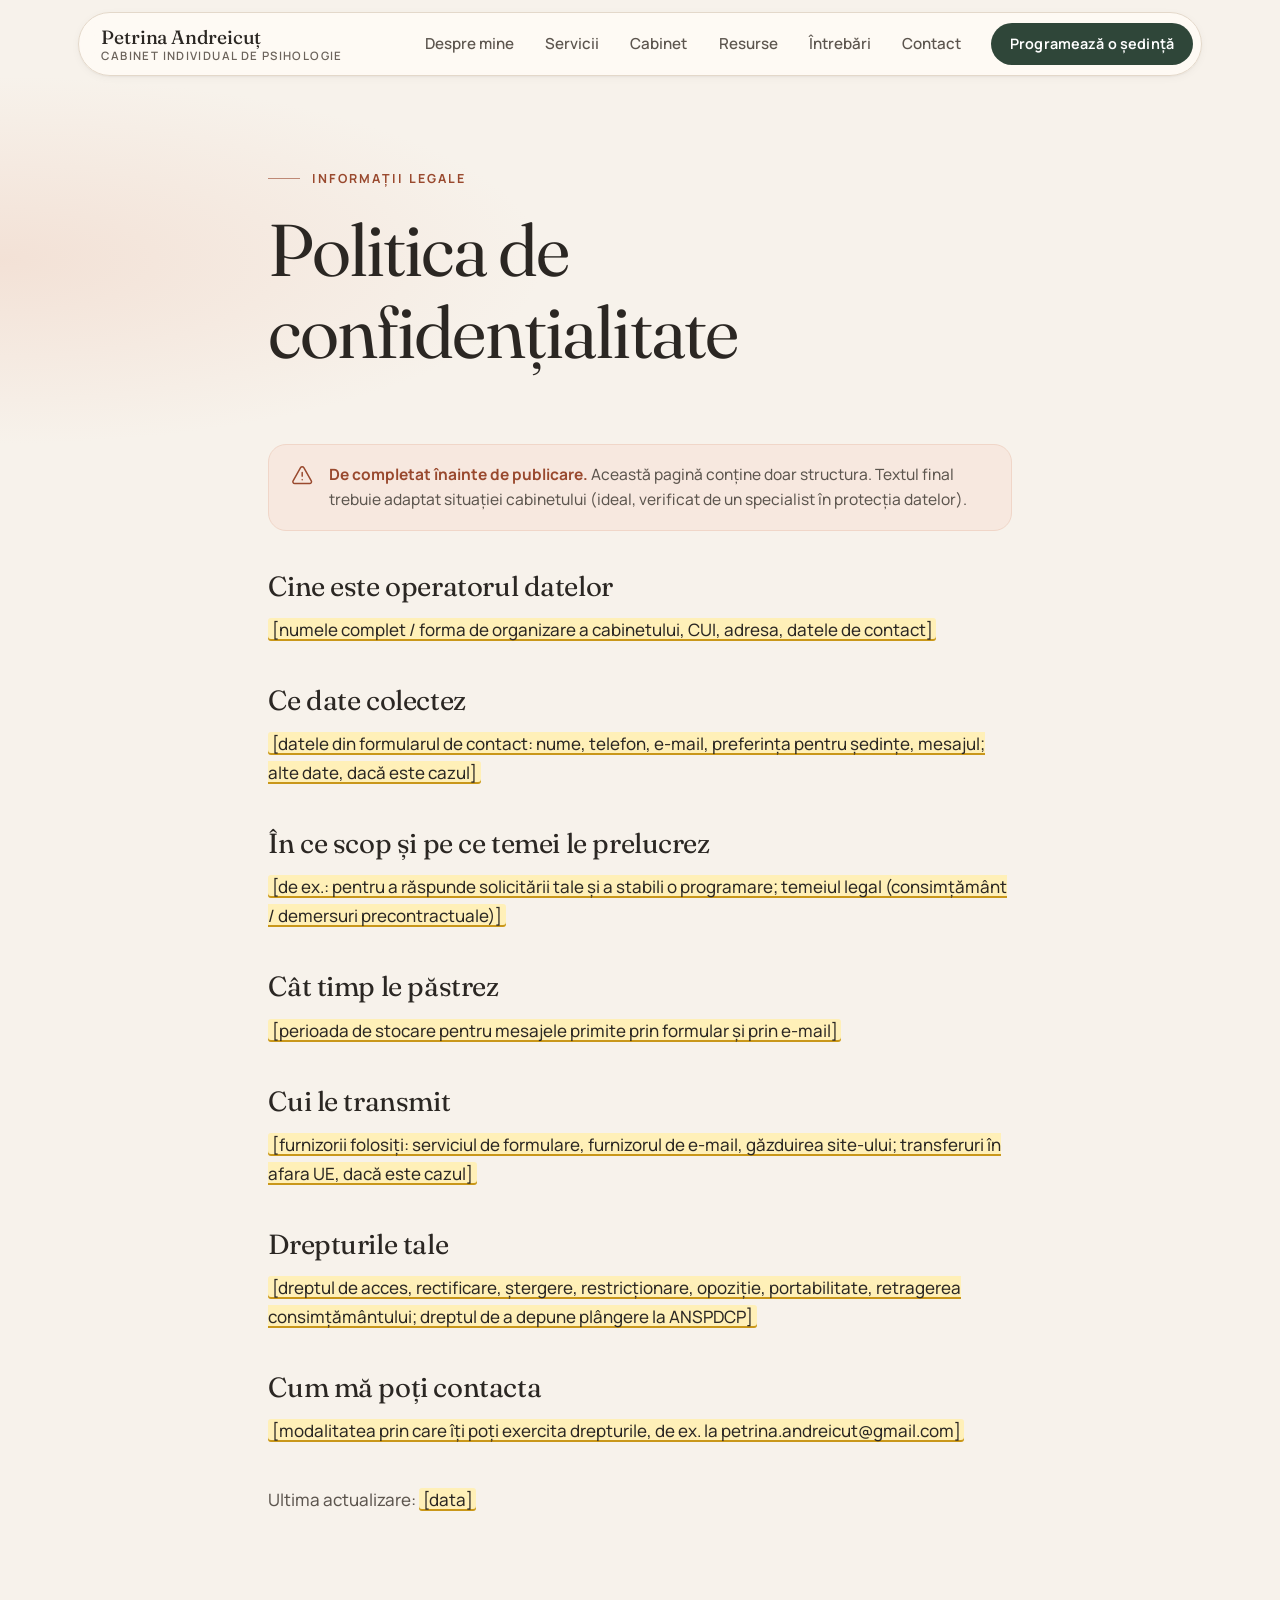
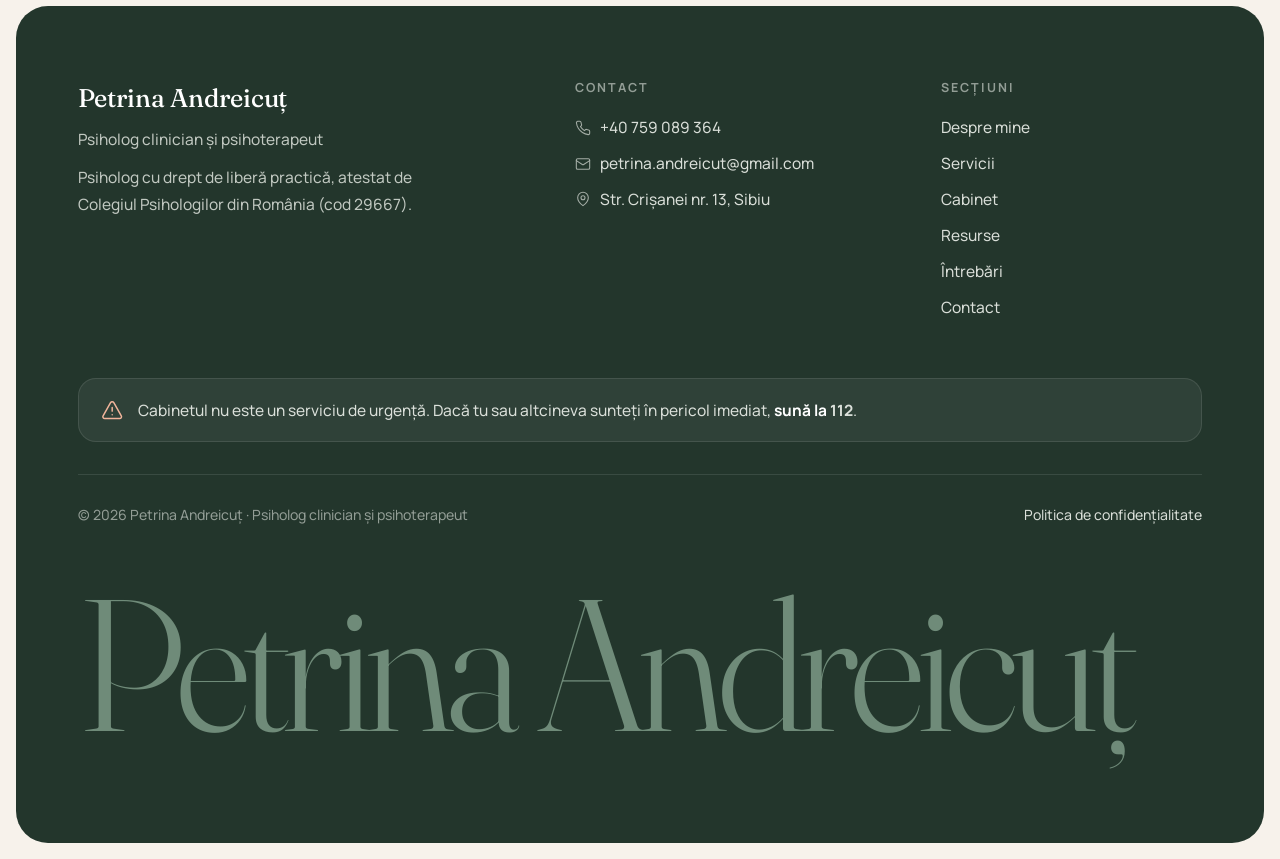
<file: confidentialitate.html>
<!DOCTYPE html>
<html lang="ro">
<head>
  <meta charset="utf-8">
  <meta name="viewport" content="width=device-width, initial-scale=1">
  <title>Politica de confidențialitate | Petrina Andreicuț, psiholog Sibiu</title>
  <meta name="description" content="Cum sunt prelucrate datele personale transmise prin formularul de contact al cabinetului de psihologie Petrina Andreicuț.">
  <meta name="theme-color" content="#f7f2eb">
  <meta property="og:type" content="website">
  <meta property="og:locale" content="ro_RO">
  <meta property="og:site_name" content="Petrina Andreicuț · Psiholog clinician și psihoterapeut">
  <meta property="og:title" content="Politica de confidențialitate | Petrina Andreicuț, psiholog Sibiu">
  <meta property="og:description" content="Cum sunt prelucrate datele personale transmise prin formularul de contact al cabinetului de psihologie Petrina Andreicuț.">
  <link rel="canonical" href="https://mihaiandreicut.github.io/petrina/confidentialitate.html">
  <meta property="og:url" content="https://mihaiandreicut.github.io/petrina/confidentialitate.html">
  <meta property="og:image" content="https://mihaiandreicut.github.io/petrina/assets/img/og-image.jpg">
  <meta property="og:image:width" content="1200">
  <meta property="og:image:height" content="630">
  <meta property="og:image:alt" content="Petrina Andreicuț, psiholog clinician și psihoterapeut, Sibiu">
  <meta name="twitter:card" content="summary_large_image">
  <link rel="icon" href="assets/img/favicon.svg" type="image/svg+xml">
  <link rel="apple-touch-icon" href="assets/img/apple-touch-icon.png">
  <link rel="preload" href="assets/fonts/fraunces-latin-standard-normal.woff2" as="font" type="font/woff2" crossorigin>
  <link rel="preload" href="assets/fonts/manrope-latin-wght-normal.woff2" as="font" type="font/woff2" crossorigin>
  <link rel="stylesheet" href="assets/css/style.css">
  <script>document.documentElement.classList.add("js");setTimeout(function(){if(!window.siteReady)document.documentElement.classList.remove("js")},2500);</script>
  <script src="assets/js/main.js" defer></script>
</head>
<body>
  <a class="skip-link" href="#continut">Sari la conținut</a>

  <header class="site-header" data-header>
    <div class="container header-inner">
      <a class="brand" href="index.html">
        <span class="brand-text">
          <span class="brand-name">Petrina Andreicuț</span>
          <span class="brand-role">Cabinet individual de psihologie</span><span class="visually-hidden"> – pagina principală</span>
        </span>
      </a>
      <nav class="site-nav" aria-label="Navigare principală">
        <button class="nav-toggle" type="button" aria-expanded="false" aria-controls="meniu" aria-label="Deschide meniul">
          <svg class="icon icon-open" viewBox="0 0 24 24" aria-hidden="true" focusable="false"><path d="M4 7h16M4 12h16M4 17h16"/></svg>
          <svg class="icon icon-close" viewBox="0 0 24 24" aria-hidden="true" focusable="false"><path d="M18 6 6 18M6 6l12 12"/></svg>
        </button>
        <ul class="nav-list" id="meniu">
          <li><a href="index.html#despre">Despre mine</a></li>
          <li><a href="index.html#servicii">Servicii</a></li>
          <li><a href="index.html#cabinet">Cabinet</a></li>
          <li><a href="index.html#resurse">Resurse</a></li>
          <li><a href="index.html#intrebari">Întrebări</a></li>
          <li><a href="index.html#contact">Contact</a></li>
          <li class="nav-cta"><a class="btn btn--sm" href="index.html#contact">Programează o ședință</a></li>
        </ul>
      </nav>
    </div>
    <span class="scroll-progress" aria-hidden="true"></span>
  </header>

  <main id="continut">
    <section class="page-hero">
      <div class="container container--narrow">
        <p class="eyebrow">Informații legale</p>
        <h1>Politica de confidențialitate</h1>
      </div>
    </section>

    <section class="section" style="padding-top: 0">
      <div class="container container--narrow doc">
        <p class="notice" role="note"><svg class="icon" viewBox="0 0 24 24" aria-hidden="true" focusable="false"><path d="m21.73 18-8-14a2 2 0 0 0-3.48 0l-8 14A2 2 0 0 0 4 21h16a2 2 0 0 0 1.73-3Z"/><path d="M12 9v4M12 17h.01"/></svg><span><strong>De completat înainte de publicare.</strong> Această pagină conține doar structura. Textul final trebuie adaptat situației cabinetului (ideal, verificat de un specialist în protecția datelor).</span></p>
        <h2>Cine este operatorul datelor</h2>
        <p><span class="todo" title="De completat">[numele complet / forma de organizare a cabinetului, CUI, adresa, datele de contact]</span></p>
        <h2>Ce date colectez</h2>
        <p><span class="todo" title="De completat">[datele din formularul de contact: nume, telefon, e-mail, preferința pentru ședințe, mesajul; alte date, dacă este cazul]</span></p>
        <h2>În ce scop și pe ce temei le prelucrez</h2>
        <p><span class="todo" title="De completat">[de ex.: pentru a răspunde solicitării tale și a stabili o programare; temeiul legal (consimțământ / demersuri precontractuale)]</span></p>
        <h2>Cât timp le păstrez</h2>
        <p><span class="todo" title="De completat">[perioada de stocare pentru mesajele primite prin formular și prin e-mail]</span></p>
        <h2>Cui le transmit</h2>
        <p><span class="todo" title="De completat">[furnizorii folosiți: serviciul de formulare, furnizorul de e-mail, găzduirea site-ului; transferuri în afara UE, dacă este cazul]</span></p>
        <h2>Drepturile tale</h2>
        <p><span class="todo" title="De completat">[dreptul de acces, rectificare, ștergere, restricționare, opoziție, portabilitate, retragerea consimțământului; dreptul de a depune plângere la ANSPDCP]</span></p>
        <h2>Cum mă poți contacta</h2>
        <p><span class="todo" title="De completat">[modalitatea prin care îți poți exercita drepturile, de ex. la petrina.andreicut@gmail.com]</span></p>
        <p style="margin-top: 2.5rem" class="muted">Ultima actualizare: <span class="todo" title="De completat">[data]</span></p>
      </div>
    </section>
  </main>

  <footer class="site-footer">
    <div class="container">
      <div class="footer-grid">
        <div class="footer-brand">
          <span class="brand-name">Petrina Andreicuț</span>
          <span>Psiholog clinician și psihoterapeut</span>
          <p>Psiholog cu drept de liberă practică, atestat de Colegiul Psihologilor din România (cod 29667).</p>
        </div>
        <div>
          <p class="footer-title">Contact</p>
          <ul class="footer-list">
            <li><a href="tel:+40759089364"><svg class="icon" viewBox="0 0 24 24" aria-hidden="true" focusable="false"><path d="M22 16.92v3a2 2 0 0 1-2.18 2 19.79 19.79 0 0 1-8.63-3.07 19.5 19.5 0 0 1-6-6 19.79 19.79 0 0 1-3.07-8.67A2 2 0 0 1 4.11 2h3a2 2 0 0 1 2 1.72 12.84 12.84 0 0 0 .7 2.81 2 2 0 0 1-.45 2.11L8.09 9.91a16 16 0 0 0 6 6l1.27-1.27a2 2 0 0 1 2.11-.45 12.84 12.84 0 0 0 2.81.7A2 2 0 0 1 22 16.92z"/></svg>+40&nbsp;759&nbsp;089&nbsp;364</a></li>
            <li><a href="mailto:petrina.andreicut@gmail.com"><svg class="icon" viewBox="0 0 24 24" aria-hidden="true" focusable="false"><rect x="2" y="4" width="20" height="16" rx="2"/><path d="m22 7-8.97 5.7a1.94 1.94 0 0 1-2.06 0L2 7"/></svg>petrina.andreicut@gmail.com</a></li>
            <li><a href="https://www.google.com/maps/search/?api=1&amp;query=Str.+Cri%C8%99anei+13%2C+Sibiu" target="_blank" rel="noopener"><svg class="icon" viewBox="0 0 24 24" aria-hidden="true" focusable="false"><path d="M20 10c0 6-8 12-8 12s-8-6-8-12a8 8 0 0 1 16 0Z"/><circle cx="12" cy="10" r="3"/></svg>Str. Crișanei nr. 13, Sibiu</a></li>
          </ul>
        </div>
        <div>
          <p class="footer-title">Secțiuni</p>
          <ul class="footer-list">
            <li><a href="index.html#despre">Despre mine</a></li>
            <li><a href="index.html#servicii">Servicii</a></li>
            <li><a href="index.html#cabinet">Cabinet</a></li>
            <li><a href="index.html#resurse">Resurse</a></li>
            <li><a href="index.html#intrebari">Întrebări</a></li>
            <li><a href="index.html#contact">Contact</a></li>
          </ul>
        </div>
      </div>
      <p class="footer-emergency"><svg class="icon" viewBox="0 0 24 24" aria-hidden="true" focusable="false"><path d="m21.73 18-8-14a2 2 0 0 0-3.48 0l-8 14A2 2 0 0 0 4 21h16a2 2 0 0 0 1.73-3Z"/><path d="M12 9v4M12 17h.01"/></svg><span>Cabinetul nu este un serviciu de urgență. Dacă tu sau altcineva sunteți în pericol imediat, <strong>sună la <a href="tel:112">112</a></strong>.</span></p>
      <div class="footer-bottom">
        <span>© <span data-year>2026</span> Petrina Andreicuț · Psiholog clinician și psihoterapeut</span>
        <a href="confidentialitate.html">Politica de confidențialitate</a>
      </div>
      <p class="footer-wordmark" aria-hidden="true">Petrina Andreicuț</p>
    </div>
  </footer>
</body>
</html>
</file>
<file: assets/css/style.css>
/* ==========================================================================
   Petrina Andreicuț · Psiholog clinician și psihoterapeut
   Foaie de stil principală
   ========================================================================== */

/* ---------- Fonturi (găzduite local, fără cereri către terți) ---------- */

@font-face {
  font-family: "Fraunces";
  font-style: normal;
  font-weight: 100 900;
  font-display: swap;
  src: url("../fonts/fraunces-latin-standard-normal.woff2") format("woff2");
  unicode-range: U+0000-00FF, U+0131, U+0152-0153, U+02BB-02BC, U+02C6, U+02DA, U+02DC, U+0304, U+0308, U+0329, U+2000-206F, U+20AC, U+2122, U+2191, U+2193, U+2212, U+2215, U+FEFF, U+FFFD;
}
@font-face {
  font-family: "Fraunces";
  font-style: normal;
  font-weight: 100 900;
  font-display: swap;
  src: url("../fonts/fraunces-latin-ext-standard-normal.woff2") format("woff2");
  unicode-range: U+0100-02BA, U+02BD-02C5, U+02C7-02CC, U+02CE-02D7, U+02DD-02FF, U+0304, U+0308, U+0329, U+1D00-1DBF, U+1E00-1E9F, U+1EF2-1EFF, U+2020, U+20A0-20AB, U+20AD-20C0, U+2113, U+2C60-2C7F, U+A720-A7FF;
}
@font-face {
  font-family: "Fraunces";
  font-style: italic;
  font-weight: 100 900;
  font-display: swap;
  src: url("../fonts/fraunces-latin-wght-italic.woff2") format("woff2");
  unicode-range: U+0000-00FF, U+0131, U+0152-0153, U+02BB-02BC, U+02C6, U+02DA, U+02DC, U+0304, U+0308, U+0329, U+2000-206F, U+20AC, U+2122, U+2191, U+2193, U+2212, U+2215, U+FEFF, U+FFFD;
}
@font-face {
  font-family: "Fraunces";
  font-style: italic;
  font-weight: 100 900;
  font-display: swap;
  src: url("../fonts/fraunces-latin-ext-wght-italic.woff2") format("woff2");
  unicode-range: U+0100-02BA, U+02BD-02C5, U+02C7-02CC, U+02CE-02D7, U+02DD-02FF, U+0304, U+0308, U+0329, U+1D00-1DBF, U+1E00-1E9F, U+1EF2-1EFF, U+2020, U+20A0-20AB, U+20AD-20C0, U+2113, U+2C60-2C7F, U+A720-A7FF;
}
@font-face {
  font-family: "Manrope";
  font-style: normal;
  font-weight: 200 800;
  font-display: swap;
  src: url("../fonts/manrope-latin-wght-normal.woff2") format("woff2");
  unicode-range: U+0000-00FF, U+0131, U+0152-0153, U+02BB-02BC, U+02C6, U+02DA, U+02DC, U+0304, U+0308, U+0329, U+2000-206F, U+20AC, U+2122, U+2191, U+2193, U+2212, U+2215, U+FEFF, U+FFFD;
}
@font-face {
  font-family: "Manrope";
  font-style: normal;
  font-weight: 200 800;
  font-display: swap;
  src: url("../fonts/manrope-latin-ext-wght-normal.woff2") format("woff2");
  unicode-range: U+0100-02BA, U+02BD-02C5, U+02C7-02CC, U+02CE-02D7, U+02DD-02FF, U+0304, U+0308, U+0329, U+1D00-1DBF, U+1E00-1E9F, U+1EF2-1EFF, U+2020, U+20A0-20AB, U+20AD-20C0, U+2113, U+2C60-2C7F, U+A720-A7FF;
}

/* ---------- Variabile ---------- */

:root {
  /* Culori */
  --bg: #f7f2eb;
  --bg-alt: #efe6da;
  --surface: #fffcf7;
  --ink: #2b2723;
  --ink-soft: #5c554e;
  --ink-mute: #6b635b;
  --line: #e3d8ca;
  --line-strong: #cfc1b0;
  --on-dark: #eef2ec;
  --on-dark-soft: rgb(238 242 236 / 0.78);
  --on-dark-line: rgb(255 255 255 / 0.16);

  --sage-900: #23362c;
  --sage-800: #2f4639;
  --sage-700: #3d5a4a;
  --sage-500: #6f8b79;
  --sage-200: #d6e1d6;
  --sage-100: #e8eee6;

  --clay-700: #99492e;
  --clay-500: #bf6d4f;
  --clay-200: #f0d6c8;
  --clay-100: #f7e8df;

  --todo-bg: #fff0b8;
  --todo-line: #c9971a;

  /* Tipografie */
  --font-serif: "Fraunces", "Iowan Old Style", "Palatino Linotype", Georgia, serif;
  --font-sans: "Manrope", system-ui, -apple-system, "Segoe UI", Roboto, sans-serif;

  --fs-sm: 0.9rem;
  --fs-base: clamp(1rem, 0.96rem + 0.2vw, 1.0625rem);
  --fs-lead: clamp(1.125rem, 1.02rem + 0.45vw, 1.3rem);
  --fs-h4: 1.2rem;
  --fs-h3: clamp(1.3rem, 1.18rem + 0.5vw, 1.55rem);
  --fs-h2: clamp(2.3rem, 1.35rem + 3.6vw, 4.6rem);
  --fs-h1: clamp(2.75rem, 1.4rem + 5vw, 5.9rem);

  /* Spațiere și forme */
  --gutter: clamp(1.25rem, 0.8rem + 2vw, 2.5rem);
  --section: clamp(3.5rem, 2.5rem + 4vw, 6.5rem);
  --radius-sm: 10px;
  --radius: 18px;
  --radius-lg: 28px;
  --radius-xl: 32px;
  --bento-gap: clamp(0.75rem, 0.55rem + 0.6vw, 1.1rem);
  --tile-pad: clamp(1.5rem, 1rem + 2vw, 2.75rem);
  --panel-inset: clamp(0.5rem, 0.25rem + 1vw, 1rem);
  --shadow-sm: 0 1px 2px rgb(43 39 35 / 0.05), 0 2px 8px rgb(43 39 35 / 0.04);
  --shadow: 0 2px 4px rgb(43 39 35 / 0.04), 0 12px 32px rgb(43 39 35 / 0.08);
  --ease: cubic-bezier(0.22, 0.61, 0.36, 1);
  --header-h: 76px;
}

/* ---------- Bază ---------- */

*,
*::before,
*::after {
  box-sizing: border-box;
}

html {
  -webkit-text-size-adjust: 100%;
  text-size-adjust: 100%;
  scroll-behavior: smooth;
  scroll-padding-top: calc(var(--header-h) + 1.5rem);
}

body {
  margin: 0;
  background: var(--bg);
  color: var(--ink);
  font-family: var(--font-sans);
  font-size: var(--fs-base);
  line-height: 1.7;
  font-weight: 450;
  -webkit-font-smoothing: antialiased;
  -moz-osx-font-smoothing: grayscale;
  text-rendering: optimizeLegibility;
}

img,
svg {
  display: block;
  max-width: 100%;
}

h1,
h2,
h3,
h4 {
  margin: 0;
  font-family: var(--font-serif);
  font-weight: 400;
  line-height: 1.12;
  letter-spacing: -0.015em;
  color: var(--ink);
  text-wrap: balance;
}

h1 { font-size: var(--fs-h1); font-weight: 380; letter-spacing: -0.025em; }
h2 { font-size: var(--fs-h2); }
h3 { font-size: var(--fs-h3); line-height: 1.25; }
h4 { font-size: var(--fs-h4); line-height: 1.3; }

h1 em,
h2 em {
  font-style: italic;
  font-weight: 350;
  color: var(--clay-700);
}

p {
  margin: 0 0 1.1em;
  text-wrap: pretty;
}
p:last-child { margin-bottom: 0; }

a {
  color: var(--sage-700);
  text-decoration-thickness: 1px;
  text-underline-offset: 0.2em;
  transition: color 0.2s var(--ease);
}
a:hover { color: var(--clay-700); }

strong { font-weight: 700; }

ul { padding-left: 1.2em; }

::selection {
  background: var(--sage-200);
  color: var(--sage-900);
}

:focus-visible {
  outline: 2px solid var(--clay-500);
  outline-offset: 3px;
  border-radius: 4px;
}

.skip-link {
  position: absolute;
  left: 1rem;
  top: -100px;
  z-index: 100;
  padding: 0.7rem 1.1rem;
  background: var(--sage-800);
  color: #fff;
  border-radius: var(--radius-sm);
  text-decoration: none;
  font-weight: 600;
}
.skip-link:focus { top: 1rem; color: #fff; }

.visually-hidden {
  position: absolute !important;
  width: 1px;
  height: 1px;
  padding: 0;
  margin: -1px;
  overflow: hidden;
  clip: rect(0, 0, 0, 0);
  white-space: nowrap;
  border: 0;
}

/* Text care trebuie completat înainte de publicare */
.todo {
  background: var(--todo-bg);
  box-shadow: inset 0 -2px 0 var(--todo-line);
  border-radius: 3px;
  padding: 0 0.2em;
  color: var(--ink);
}

/* ---------- Layout ---------- */

main { overflow-x: clip; }

.container {
  width: 100%;
  max-width: 1200px;
  margin-inline: auto;
  padding-inline: var(--gutter);
}
.container--narrow { max-width: 820px; }

.section { padding-block: var(--section); }
.section + .section { padding-top: 0; }

/* Antetul secțiunilor: eticheta numerotată, titlu mare în stânga, text scurt în dreapta */
.sec-head {
  display: grid;
  grid-template-columns: minmax(0, 7fr) minmax(0, 5fr);
  gap: 1.25rem clamp(2rem, 1rem + 4vw, 6rem);
  align-items: end;
  margin-bottom: clamp(2rem, 1.5rem + 2vw, 3.5rem);
}
.sec-head h2 {
  font-size: var(--fs-h2);
  line-height: 1.02;
  letter-spacing: -0.03em;
}
.sec-head > .lead,
.sec-head > .muted,
.sec-head-text { margin: 0; padding-bottom: 0.35rem; }
.sec-head-text .lead { font-size: 1.05rem; }
.sec-head--solo h2 { grid-column: 1 / -1; max-width: 20ch; }

.sec-index {
  grid-column: 1 / -1;
  justify-self: start;
  display: inline-flex;
  align-items: center;
  gap: 0.6rem;
  margin: 0 0 clamp(0.25rem, 0.5vw, 0.75rem);
  padding: 0.3rem 0.95rem 0.3rem 0.3rem;
  border: 1px solid var(--line-strong);
  border-radius: 999px;
  background: var(--surface);
  font-size: 0.76rem;
  font-weight: 700;
  letter-spacing: 0.14em;
  text-transform: uppercase;
  color: var(--ink-soft);
}
.sec-num {
  display: grid;
  place-items: center;
  min-width: 1.9rem;
  height: 1.9rem;
  padding: 0 0.4rem;
  border-radius: 999px;
  background: var(--sage-800);
  color: #fff;
  font-size: 0.72rem;
  letter-spacing: 0.02em;
}

@media (max-width: 860px) {
  .sec-head { grid-template-columns: minmax(0, 1fr); }
}

/* Carduri (bento): blocuri rotunjite de mărimi și culori diferite */
.bento {
  display: grid;
  grid-template-columns: repeat(12, minmax(0, 1fr));
  gap: var(--bento-gap);
}
.tile {
  position: relative;
  min-width: 0;
  padding: var(--tile-pad);
  border-radius: var(--radius-xl);
  background: var(--surface);
  box-shadow: var(--shadow-sm);
}
.tile--sand { background: var(--bg-alt); box-shadow: none; }
.tile--sage { background: var(--sage-100); box-shadow: none; }
.tile--clay { background: var(--clay-100); box-shadow: none; }
.tile--dark {
  background: var(--sage-800);
  color: var(--on-dark-soft);
  box-shadow: none;
}
.tile--dark h2,
.tile--dark h3 { color: #fff; }

.tile-label {
  display: block;
  margin: 0 0 0.35rem;
  font-size: 0.74rem;
  font-weight: 700;
  letter-spacing: 0.14em;
  text-transform: uppercase;
  color: var(--ink-mute);
}
.tile--dark .tile-label { color: var(--on-dark-soft); }
.tile-value {
  display: block;
  margin: 0;
  font-family: var(--font-serif);
  font-size: clamp(1.15rem, 1.05rem + 0.45vw, 1.4rem);
  line-height: 1.3;
  color: var(--ink);
}
.tile--dark .tile-value { color: #fff; }
.tile-note { margin: 0.6rem 0 0; font-size: 0.93rem; color: var(--ink-soft); }

/* Card care e link în întregime: săgeata se rotește la trecerea cu mouse-ul */
.tile--link {
  display: flex;
  flex-direction: column;
  justify-content: flex-end;
  text-decoration: none;
  transition: transform 0.35s var(--ease), background-color 0.35s var(--ease);
}
.tile--link:hover { transform: translateY(-3px); background: var(--sage-900); color: var(--on-dark-soft); }
.tile-arrow {
  position: absolute;
  top: clamp(1rem, 0.75rem + 0.6vw, 1.4rem);
  right: clamp(1rem, 0.75rem + 0.6vw, 1.4rem);
  display: grid;
  place-items: center;
  width: 2.75rem;
  height: 2.75rem;
  border-radius: 50%;
  background: rgb(255 255 255 / 0.12);
  color: #fff;
  transition: transform 0.35s var(--ease), background-color 0.35s var(--ease);
}
.tile--link:hover .tile-arrow { transform: rotate(45deg); background: var(--clay-500); }

.eyebrow {
  display: inline-flex;
  align-items: center;
  gap: 0.75rem;
  margin: 0 0 1.25rem;
  font-size: 0.78rem;
  font-weight: 700;
  letter-spacing: 0.16em;
  text-transform: uppercase;
  color: var(--clay-700);
}
.eyebrow::before {
  content: "";
  width: 2rem;
  height: 1px;
  background: currentColor;
  opacity: 0.6;
}

.lead {
  font-size: var(--fs-lead);
  line-height: 1.65;
  color: var(--ink-soft);
}

.muted { color: var(--ink-soft); }

/* ---------- Butoane ---------- */

.btn {
  --btn-bg: var(--sage-800);
  --btn-fg: #fff;
  display: inline-flex;
  align-items: center;
  justify-content: center;
  gap: 0.6rem;
  min-height: 3.25rem;
  padding: 0.85rem 1.6rem;
  border: 1px solid transparent;
  border-radius: 999px;
  background: var(--btn-bg);
  color: var(--btn-fg);
  font: inherit;
  font-size: 0.98rem;
  font-weight: 650;
  letter-spacing: 0.01em;
  line-height: 1.2;
  text-decoration: none;
  cursor: pointer;
  transition: background-color 0.25s var(--ease), color 0.25s var(--ease), border-color 0.25s var(--ease), transform 0.25s var(--ease), box-shadow 0.25s var(--ease);
}
.btn svg {
  width: 1.1em;
  height: 1.1em;
  flex: none;
  transition: transform 0.25s var(--ease);
}
.btn:hover {
  --btn-bg: var(--sage-900);
  color: var(--btn-fg);
  transform: translateY(-1px);
  box-shadow: 0 8px 24px rgb(35 54 44 / 0.22);
}
.btn:hover svg { transform: translateX(3px); }
.btn:active { transform: translateY(0); }

.btn--ghost {
  --btn-bg: transparent;
  --btn-fg: var(--ink);
  border-color: var(--line-strong);
}
.btn--ghost:hover {
  --btn-bg: var(--surface);
  --btn-fg: var(--ink);
  border-color: var(--ink);
  box-shadow: none;
}

.btn--sm {
  min-height: 2.6rem;
  padding: 0.55rem 1.15rem;
  font-size: 0.9rem;
}

.link-arrow {
  display: inline-flex;
  align-items: center;
  gap: 0.5rem;
  font-weight: 650;
  color: var(--sage-700);
  text-decoration: none;
}
.link-arrow svg {
  width: 1.05em;
  height: 1.05em;
  transition: transform 0.25s var(--ease);
}
.link-arrow:hover svg { transform: translateX(4px); }

.icon {
  width: 1.25rem;
  height: 1.25rem;
  flex: none;
  fill: none;
  stroke: currentColor;
  stroke-width: 1.6;
  stroke-linecap: round;
  stroke-linejoin: round;
}

/* ---------- Header (bară plutitoare) ---------- */

.site-header {
  position: sticky;
  top: 0;
  z-index: 50;
  padding-top: 0.75rem;
}

.scroll-progress {
  position: absolute;
  left: 0;
  right: 0;
  top: 0;
  height: 3px;
  background: linear-gradient(90deg, var(--sage-500), var(--clay-500));
  transform-origin: 0 50%;
  transform: scaleX(var(--progress, 0));
  pointer-events: none;
}

.header-inner {
  display: flex;
  align-items: center;
  justify-content: space-between;
  gap: 1.5rem;
  width: calc(100% - 2 * var(--gutter));
  max-width: calc(1200px - 2 * var(--gutter));
  min-height: calc(var(--header-h) - 0.75rem);
  padding: 0.45rem 0.45rem 0.45rem clamp(1.1rem, 0.9rem + 0.6vw, 1.5rem);
  border: 1px solid var(--line);
  border-radius: 999px;
  background: rgb(255 252 247 / 0.8);
  -webkit-backdrop-filter: saturate(1.4) blur(14px);
  backdrop-filter: saturate(1.4) blur(14px);
  box-shadow: var(--shadow-sm);
  transition: background-color 0.3s var(--ease), box-shadow 0.3s var(--ease);
}
.site-header.is-scrolled .header-inner {
  background: rgb(255 252 247 / 0.94);
  box-shadow: var(--shadow);
}

.brand {
  display: inline-flex;
  align-items: center;
  gap: 0.8rem;
  color: var(--ink);
  text-decoration: none;
}
.brand:hover { color: var(--ink); }
.brand-text { display: grid; line-height: 1.2; }
.brand-name {
  font-family: var(--font-serif);
  font-size: 1.2rem;
  letter-spacing: -0.01em;
}
.brand-role {
  font-size: 0.72rem;
  font-weight: 600;
  letter-spacing: 0.12em;
  text-transform: uppercase;
  color: var(--ink-mute);
}

.nav-list {
  display: flex;
  align-items: center;
  gap: 0.25rem;
  margin: 0;
  padding: 0;
  list-style: none;
}
.nav-list a:not(.btn) {
  position: relative;
  display: block;
  white-space: nowrap;
  padding: 0.5rem 0.85rem;
  color: var(--ink-soft);
  font-size: 0.95rem;
  font-weight: 550;
  text-decoration: none;
  border-radius: 999px;
}
.nav-list a:not(.btn):hover { color: var(--ink); }
.nav-list a[aria-current] { color: var(--ink); }
.nav-list a[aria-current]::after {
  content: "";
  position: absolute;
  left: 50%;
  bottom: 0.15rem;
  width: 5px;
  height: 5px;
  margin-left: -2.5px;
  border-radius: 50%;
  background: var(--clay-500);
}
.nav-cta { margin-left: 0.75rem; }
.nav-cta .btn { white-space: nowrap; }

.nav-toggle {
  display: none;
  align-items: center;
  justify-content: center;
  width: 2.9rem;
  height: 2.9rem;
  padding: 0;
  border: 1px solid var(--line-strong);
  border-radius: 50%;
  background: transparent;
  color: var(--ink);
  cursor: pointer;
}
.nav-toggle .icon { width: 1.35rem; height: 1.35rem; }
.nav-toggle .icon-close { display: none; }
.nav-toggle[aria-expanded="true"] .icon-open { display: none; }
.nav-toggle[aria-expanded="true"] .icon-close { display: block; }

@media (max-width: 1180px) {
  .js .nav-toggle { display: inline-flex; }
  .js .nav-list {
    position: absolute;
    top: calc(100% + 0.5rem);
    left: var(--gutter);
    right: var(--gutter);
    flex-direction: column;
    align-items: stretch;
    gap: 0;
    padding: 0.5rem 1.25rem 1.25rem;
    background: var(--surface);
    border: 1px solid var(--line);
    border-radius: var(--radius-lg);
    box-shadow: 0 24px 40px rgb(43 39 35 / 0.12);
    opacity: 0;
    visibility: hidden;
    transform: translateY(-8px);
    transition: opacity 0.25s var(--ease), transform 0.25s var(--ease), visibility 0s linear 0.25s;
  }
  .js .nav-list.is-open {
    opacity: 1;
    visibility: visible;
    transform: none;
    transition: opacity 0.25s var(--ease), transform 0.25s var(--ease);
  }
  .js .nav-list a:not(.btn) {
    padding: 0.95rem 0.25rem;
    border-radius: 0;
    border-bottom: 1px solid var(--line);
    font-size: 1.1rem;
    font-family: var(--font-serif);
    color: var(--ink);
  }
  .js .nav-list a[aria-current]::after {
    left: auto;
    right: 0.5rem;
    top: 50%;
    bottom: auto;
    margin-top: -2.5px;
  }
  .nav-cta { margin: 1.25rem 0 0; }
  .nav-cta .btn { width: 100%; }

  /* Fără JavaScript, meniul rămâne vizibil sub logo */
  html:not(.js) .header-inner { flex-wrap: wrap; padding-block: 0.75rem; border-radius: var(--radius-lg); }
  html:not(.js) .nav-list { flex-wrap: wrap; }
}

/* Pe telefon textul de sub nume rămâne vizibil, dar mai compact */
@media (max-width: 420px) {
  .brand-role { font-size: 0.66rem; letter-spacing: 0.06em; }
}
@media (max-width: 350px) {
  .brand-role { font-size: 0.6rem; letter-spacing: 0.03em; }
  .header-inner { gap: 0.75rem; }
}

/* ---------- Fotografii (substituenți până la fotografiile reale) ---------- */

.photo {
  position: relative;
  overflow: hidden;
  border-radius: var(--radius-lg);
  background:
    radial-gradient(120% 90% at 20% 10%, rgb(255 255 255 / 0.35), transparent 55%),
    linear-gradient(165deg, #c8d7ca 0%, #e6dccf 55%, #eecbb9 100%);
  aspect-ratio: 4 / 5;
}
.photo img {
  width: 100%;
  height: 100%;
  object-fit: cover;
}

.photo-placeholder {
  position: absolute;
  inset: 0;
  display: flex;
  flex-direction: column;
  align-items: center;
  justify-content: center;
  gap: 0.6rem;
  padding: 1.5rem;
  text-align: center;
  color: var(--sage-700);
  font-size: 0.85rem;
  font-weight: 600;
  letter-spacing: 0.04em;
}
.photo-placeholder .icon {
  width: 2rem;
  height: 2rem;
  stroke-width: 1.3;
  opacity: 0.75;
}

/* ---------- Hero (prima pagină, carduri) ---------- */

.hero { padding-block: clamp(1rem, 0.5rem + 1.5vw, 2rem) 0; }

.tile--intro {
  grid-column: 1 / span 7;
  display: flex;
  flex-direction: column;
  min-height: clamp(30rem, 68vh, 40rem);
}
.tile--intro .eyebrow {
  align-self: flex-start;
  padding: 0.45rem 0.9rem;
  border-radius: 999px;
  background: var(--bg-alt);
  font-size: 0.72rem;
}
.tile--intro .eyebrow::before {
  width: 0.5rem;
  height: 0.5rem;
  border-radius: 50%;
  background: var(--clay-500);
  opacity: 1;
}
.hero h1 {
  max-width: 12ch;
  margin-top: clamp(1rem, 0.5rem + 2vw, 2.5rem);
  font-size: clamp(2.6rem, 1.4rem + 4vw, 5.2rem);
  line-height: 0.98;
  letter-spacing: -0.025em;
}
.hero-bottom {
  display: flex;
  flex-wrap: wrap;
  align-items: flex-end;
  justify-content: space-between;
  gap: 1.5rem 2rem;
  margin-top: auto;
  padding-top: 2rem;
}
.hero-name {
  margin: 0;
  font-family: var(--font-serif);
  font-size: clamp(1.3rem, 1.15rem + 0.6vw, 1.6rem);
  line-height: 1.3;
}
.hero-role { margin: 0; color: var(--ink-soft); }

.hero-actions {
  display: flex;
  flex-wrap: wrap;
  align-items: center;
  gap: 1rem 1.5rem;
  margin-top: clamp(1.75rem, 1.4rem + 1vw, 2.5rem);
}
.hero-bottom .hero-actions { margin-top: 0; }

.tile--photo {
  grid-column: 8 / -1;
  overflow: hidden;
  padding: 0;
}
.tile--photo .photo {
  position: absolute;
  inset: 0;
  aspect-ratio: auto;
  border-radius: 0;
}
.tile--photo .photo img { object-position: 50% 30%; }

.tile--fact {
  grid-column: span 3;
  display: flex;
  flex-direction: column;
  justify-content: space-between;
  gap: 1.5rem;
  min-height: 10.5rem;
  padding: clamp(1.25rem, 1rem + 0.8vw, 1.6rem);
}
/* Eticheta stă sus, în dreptul iconiței; valoarea stă jos */
.tile--fact .tile-label { margin: 0.85rem 4rem 0 0; }
.tile--fact > .icon {
  position: absolute;
  top: clamp(1rem, 0.75rem + 0.6vw, 1.4rem);
  right: clamp(1rem, 0.75rem + 0.6vw, 1.4rem);
  width: 2.75rem;
  height: 2.75rem;
  padding: 0.7rem;
  border-radius: 50%;
  background: rgb(255 255 255 / 0.6);
  color: var(--sage-700);
}

@media (max-width: 960px) {
  .tile--intro { grid-column: 1 / -1; min-height: 0; }
  .tile--photo { grid-column: 1 / span 7; aspect-ratio: 4 / 5; }
  .hero-bento .tile--fact { grid-column: 8 / -1; }
  .hero-bento { grid-auto-flow: dense; }
  .tile--fact { min-height: 0; }
}
@media (max-width: 640px) {
  .tile--photo { grid-column: 1 / -1; }
  .hero-bento .tile--fact { grid-column: span 6; min-height: 9.5rem; }
  .tile--fact .tile-value { font-size: 1.05rem; }
  /* Cardurile sunt înguste pe telefon: eticheta trece sub iconiță */
  .tile--fact .tile-label { margin: 2.75rem 0 0; }
}

/* ---------- Antet pagini secundare (confidențialitate, 404) ---------- */

.page-hero {
  position: relative;
  padding-block: clamp(3rem, 2rem + 4vw, 6rem) clamp(3rem, 2rem + 3vw, 5rem);
  background: radial-gradient(min(34rem, 80vw) 50% at 0 50%, rgb(240 214 200 / 0.6), transparent);
}
.page-hero h1 { max-width: 18ch; font-size: clamp(2.5rem, 1.7rem + 3.6vw, 4.6rem); }
.page-hero .lead { max-width: 42rem; margin-top: 1.5rem; }

/* ---------- Slider (derulare cu puncte de navigare) ---------- */

.slider {
  --slide-gap: 1.25rem;
  --per-view: 3;
  position: relative;
}
.slider-track {
  display: grid;
  grid-auto-flow: column;
  grid-auto-columns: calc((100% - (var(--per-view) - 1) * var(--slide-gap)) / var(--per-view));
  gap: var(--slide-gap);
  /* Banda rămâne în lățimea conținutului; marginea mică lasă loc umbrei cardurilor */
  --slide-bleed: 0.75rem;
  margin: -1rem calc(-1 * var(--slide-bleed)) 0;
  padding: 1rem var(--slide-bleed) 1.5rem;
  scroll-padding-inline: var(--slide-bleed);
  overflow-x: auto;
  overscroll-behavior-x: contain;
  scroll-snap-type: x mandatory;
  scroll-behavior: smooth;
  scrollbar-width: none;
}
.slider-track::-webkit-scrollbar { display: none; }
.slider-track > * { scroll-snap-align: start; }
.slider-track:focus-visible { outline-offset: -4px; }

.slider-controls {
  display: flex;
  align-items: center;
  justify-content: space-between;
  gap: 1rem;
  margin-top: 1rem;
}
.slider-dots {
  display: flex;
  flex-wrap: wrap;
  align-items: center;
  gap: 0.15rem;
}
.slider-dot {
  display: grid;
  place-items: center;
  width: 24px;
  height: 24px;
  padding: 0;
  border: 0;
  background: none;
  cursor: pointer;
  transition: width 0.4s var(--ease);
}
.slider-dot::before {
  content: "";
  width: 9px;
  height: 9px;
  border-radius: 999px;
  background: var(--line-strong);
  transition: width 0.4s var(--ease), background-color 0.3s var(--ease);
}
.slider-dot:hover::before { background: var(--sage-500); }
.slider-dot[aria-current="true"] { width: 44px; }
.slider-dot[aria-current="true"]::before { width: 34px; background: var(--sage-800); }

.slider-arrows { display: flex; gap: 0.6rem; }
.slider-arrow {
  display: grid;
  place-items: center;
  width: 3rem;
  height: 3rem;
  padding: 0;
  border: 1px solid var(--line-strong);
  border-radius: 50%;
  background: var(--surface);
  color: var(--ink);
  cursor: pointer;
  transition: background-color 0.25s var(--ease), color 0.25s var(--ease), border-color 0.25s var(--ease), opacity 0.25s var(--ease);
}
.slider-arrow .icon { width: 1.2rem; height: 1.2rem; }
.slider-arrow--prev .icon { transform: rotate(180deg); }
.slider-arrow:hover:not(:disabled) {
  background: var(--sage-800);
  border-color: var(--sage-800);
  color: #fff;
}
.slider-arrow:disabled { opacity: 0.35; cursor: default; }
.slider.is-static .slider-controls { display: none; }

/* Fără JavaScript, slider-ul rămâne o bandă derulabilă cu degetul sau cu mouse-ul */
html:not(.js) .slider-controls { display: none; }
html:not(.js) .slider-track { scrollbar-width: thin; }

@media (max-width: 1024px) {
  .slider { --per-view: 2; }
}
@media (max-width: 640px) {
  .slider { --per-view: 1; }
  .slider-track { grid-auto-columns: 84%; }
  .slider-arrow { width: 2.75rem; height: 2.75rem; }
}

/* ---------- Carduri servicii ---------- */

/* Culorile cardului sunt variabile, ca să se poată inversa la trecerea cu mouse-ul */
.service-card {
  --card-bg: var(--surface);
  --card-ink: var(--ink);
  --card-soft: var(--ink-soft);
  --card-mute: var(--ink-mute);
  --card-accent: var(--clay-700);
  --card-link: var(--sage-700);
  --card-line: rgb(43 39 35 / 0.12);
  --card-icon-bg: rgb(255 255 255 / 0.7);
  --card-icon: var(--sage-700);
  position: relative;
  display: flex;
  flex-direction: column;
  min-height: 100%;
  padding: clamp(1.5rem, 1.25rem + 0.8vw, 1.9rem);
  background: var(--card-bg);
  border-radius: var(--radius-xl);
  box-shadow: var(--shadow-sm);
  transition: transform 0.4s var(--ease), background-color 0.4s var(--ease);
}
.service-card:nth-child(3n + 2) { --card-bg: var(--sage-100); box-shadow: none; }
.service-card:nth-child(3n) { --card-bg: var(--clay-100); box-shadow: none; }
.service-card:hover {
  --card-bg: var(--sage-800);
  --card-ink: #fff;
  --card-soft: var(--on-dark-soft);
  --card-mute: var(--on-dark-soft);
  --card-accent: var(--clay-200);
  --card-link: var(--clay-200);
  --card-line: var(--on-dark-line);
  --card-icon-bg: var(--clay-500);
  --card-icon: #fff;
  transform: translateY(-4px);
}
.service-card:has(.card-more:focus-visible) {
  --card-bg: var(--sage-800);
  --card-ink: #fff;
  --card-soft: var(--on-dark-soft);
  --card-mute: var(--on-dark-soft);
  --card-accent: var(--clay-200);
  --card-link: var(--clay-200);
  --card-line: var(--on-dark-line);
  --card-icon-bg: var(--clay-500);
  --card-icon: #fff;
}
.card-top {
  display: flex;
  align-items: flex-start;
  justify-content: space-between;
  margin-bottom: clamp(2rem, 1.5rem + 2vw, 3rem);
}
.card-top .icon {
  order: 2;
  width: 2.9rem;
  height: 2.9rem;
  padding: 0.7rem;
  border-radius: 50%;
  background: var(--card-icon-bg);
  color: var(--card-icon);
  transition: background-color 0.4s var(--ease), color 0.4s var(--ease);
}
.service-num {
  font-family: var(--font-serif);
  font-size: 1rem;
  font-style: italic;
  color: var(--clay-700);
}
.service-card .service-num {
  font-size: clamp(2rem, 1.6rem + 1vw, 2.6rem);
  font-weight: 300;
  line-height: 1;
  color: var(--card-accent);
}
.service-card h3 {
  font-size: clamp(1.3rem, 1.2rem + 0.4vw, 1.5rem);
  margin-bottom: 0.7rem;
  color: var(--card-ink);
}
.service-card > p {
  flex-grow: 1;
  color: var(--card-soft);
  font-size: 0.97rem;
}
.card-meta {
  flex-grow: 0;
  display: flex;
  align-items: baseline;
  flex-wrap: wrap;
  gap: 0.25rem 0.75rem;
  margin: 1.5rem 0 1.25rem;
  padding-top: 1.25rem;
  border-top: 1px solid var(--card-line);
}
.card-meta .price {
  font-family: var(--font-serif);
  font-size: 1.5rem;
  color: var(--card-ink);
}
.card-meta .duration {
  color: var(--card-mute);
  font-size: 0.9rem;
}
.card-more {
  display: inline-flex;
  align-items: center;
  gap: 0.5rem;
  align-self: flex-start;
  padding: 0;
  border: 0;
  background: none;
  color: var(--card-link, var(--sage-700));
  font: inherit;
  font-size: 0.95rem;
  font-weight: 700;
  cursor: pointer;
}
.card-more::after {
  content: "";
  position: absolute;
  inset: 0;
  border-radius: inherit;
}
.card-more .icon { transition: transform 0.3s var(--ease); }
.service-card:hover .card-more .icon { transform: translateX(4px); }
.card-more:focus-visible { outline: none; }
.card-more:focus-visible::after { outline: 2px solid var(--clay-500); outline-offset: 3px; }

/* ---------- Valori (două carduri mari, colorate) ---------- */

.values {
  display: grid;
  grid-template-columns: repeat(2, minmax(0, 1fr));
  gap: var(--bento-gap);
}
.value {
  display: flex;
  flex-direction: column;
  min-height: clamp(17rem, 12rem + 12vw, 24rem);
  padding: var(--tile-pad);
  border-radius: var(--radius-xl);
  background: var(--sage-800);
  color: var(--on-dark-soft);
}
.value:nth-child(2) { background: var(--clay-700); }
.value .icon {
  width: 3.25rem;
  height: 3.25rem;
  padding: 0.8rem;
  margin-bottom: auto;
  border-radius: 50%;
  background: rgb(255 255 255 / 0.14);
  color: #fff;
}
.value h3 {
  margin-top: 2.5rem;
  font-size: clamp(2.1rem, 1.3rem + 3vw, 4rem);
  font-weight: 330;
  line-height: 1.05;
  letter-spacing: -0.025em;
  color: #fff;
}
.value p {
  max-width: 30rem;
  margin: 1rem 0 0;
  font-size: 1.05rem;
  color: #fff;
  opacity: 0.88;
}

@media (max-width: 760px) {
  .values { grid-template-columns: minmax(0, 1fr); }
}

/* ---------- Apel la acțiune (sub servicii) ---------- */

.cta-band {
  display: grid;
  grid-template-columns: minmax(0, 1fr) auto;
  align-items: end;
  gap: 1.5rem 3rem;
  margin-top: clamp(2rem, 1.5rem + 2vw, 3.5rem);
  padding: var(--tile-pad);
  border-radius: var(--radius-xl);
  background: var(--clay-100);
}
.cta-band p {
  max-width: 32ch;
  margin: 0;
  font-family: var(--font-serif);
  font-size: clamp(1.45rem, 1.1rem + 1.4vw, 2.4rem);
  font-weight: 350;
  line-height: 1.3;
  letter-spacing: -0.015em;
  color: var(--ink);
}

@media (max-width: 760px) {
  .cta-band { grid-template-columns: minmax(0, 1fr); }
}

/* ---------- Întrebări frecvente ---------- */

.faq {
  display: grid;
  gap: 0.6rem;
  counter-reset: faq;
}
.faq details {
  padding-inline: clamp(1.25rem, 1rem + 1vw, 2rem);
  border-radius: var(--radius-lg);
  background: var(--surface);
  box-shadow: var(--shadow-sm);
  transition: background-color 0.3s var(--ease);
}
.faq details[open] { background: var(--sage-100); box-shadow: none; }
.faq summary {
  position: relative;
  display: flex;
  align-items: center;
  gap: 1.25rem;
  padding: clamp(1.1rem, 0.9rem + 0.8vw, 1.6rem) 0;
  font-family: var(--font-serif);
  font-size: clamp(1.15rem, 1rem + 0.7vw, 1.6rem);
  line-height: 1.3;
  letter-spacing: -0.01em;
  cursor: pointer;
  list-style: none;
}
.faq summary::-webkit-details-marker { display: none; }
.faq summary::before {
  counter-increment: faq;
  content: counter(faq, decimal-leading-zero);
  flex: none;
  width: 2.5rem;
  font-size: 1rem;
  font-style: italic;
  color: var(--clay-700);
}
.faq summary::after {
  content: "";
  flex: none;
  width: 2.5rem;
  height: 2.5rem;
  margin-left: auto;
  border-radius: 50%;
  background:
    linear-gradient(var(--ink), var(--ink)) center / 12px 1.5px no-repeat,
    linear-gradient(var(--ink), var(--ink)) center / 1.5px 12px no-repeat;
  transition: transform 0.3s var(--ease), background-color 0.3s var(--ease);
}
.faq details[open] summary::after {
  transform: rotate(45deg);
  background-color: var(--surface);
}
.faq summary::after { background-color: var(--bg-alt); }
.faq summary:hover { color: var(--sage-700); }
.faq .answer {
  max-width: 48rem;
  padding: 0 3.75rem 1.75rem;
  color: var(--ink-soft);
}
.faq .answer ul { margin: 0.75rem 0 0; }
.faq .answer li { margin-bottom: 0.5rem; }

@media (max-width: 600px) {
  .faq summary::before { width: 1.75rem; }
  .faq .answer { padding: 0 0 1.75rem 3rem; }
}

/* ---------- Casete de avertizare ---------- */

.notice {
  display: flex;
  gap: 1rem;
  align-items: flex-start;
  padding: 1.1rem 1.35rem;
  border-radius: var(--radius);
  background: var(--clay-100);
  border: 1px solid var(--clay-200);
  color: var(--ink);
  font-size: 0.97rem;
  line-height: 1.6;
}
.notice .icon {
  width: 1.4rem;
  height: 1.4rem;
  margin-top: 0.1rem;
  color: var(--clay-700);
}
.notice strong { color: var(--clay-700); }
.notice a { color: var(--clay-700); font-weight: 700; }

/* ---------- Fereastră detalii serviciu (dialog) ---------- */

html:has(dialog[open]) { overflow: hidden; }

.modal {
  width: min(900px, calc(100vw - 2rem));
  max-width: none;
  max-height: min(88dvh, 900px);
  padding: 0;
  border: 0;
  border-radius: var(--radius-lg);
  background: var(--surface);
  color: var(--ink);
  box-shadow: 0 40px 100px rgb(20 30 25 / 0.35);
}
.modal[open] {
  display: flex;
  flex-direction: column;
  animation: modal-in 0.4s var(--ease);
}
.modal::backdrop {
  background: rgb(35 54 44 / 0.55);
  -webkit-backdrop-filter: blur(6px);
  backdrop-filter: blur(6px);
  animation: fade-in 0.4s var(--ease);
}
@keyframes modal-in {
  from { opacity: 0; transform: translateY(24px) scale(0.98); }
}
@keyframes fade-in {
  from { opacity: 0; }
}

.modal-head {
  display: flex;
  align-items: flex-start;
  gap: 1.25rem;
  padding: clamp(1.5rem, 1rem + 2vw, 2.25rem) clamp(1.5rem, 1rem + 2.5vw, 3rem) 1.5rem;
  border-bottom: 1px solid var(--line);
}
.modal-head > .icon {
  flex: none;
  width: 3.25rem;
  height: 3.25rem;
  padding: 0.8rem;
  border-radius: 50%;
  background: var(--sage-100);
  color: var(--sage-700);
}
.modal-head > div { flex: 1; min-width: 0; }
.modal-head .service-num { display: block; margin-bottom: 0.2rem; }
.modal-head h2 { font-size: clamp(1.5rem, 1.25rem + 1.1vw, 2.2rem); }
.modal-head h2 small {
  display: block;
  margin-top: 0.35rem;
  font-family: var(--font-sans);
  font-size: 0.95rem;
  font-weight: 500;
  letter-spacing: 0;
  color: var(--ink-mute);
}
.modal-close {
  flex: none;
  display: grid;
  place-items: center;
  width: 2.75rem;
  height: 2.75rem;
  padding: 0;
  border: 1px solid var(--line-strong);
  border-radius: 50%;
  background: var(--surface);
  color: var(--ink);
  cursor: pointer;
  transition: background-color 0.25s var(--ease), color 0.25s var(--ease), transform 0.3s var(--ease);
}
.modal-close:hover { background: var(--sage-800); border-color: var(--sage-800); color: #fff; transform: rotate(90deg); }
.modal-body {
  overflow-y: auto;
  overscroll-behavior: contain;
  padding: 2rem clamp(1.5rem, 1rem + 2.5vw, 3rem) clamp(1.5rem, 1rem + 2vw, 2.5rem);
}

.service-body {
  display: grid;
  grid-template-columns: minmax(0, 1fr) minmax(0, 1fr);
  gap: 2rem clamp(2rem, 1rem + 3vw, 3.5rem);
}
.service-body h3 {
  margin-bottom: 0.9rem;
  font-family: var(--font-sans);
  font-size: 0.8rem;
  font-weight: 700;
  letter-spacing: 0.14em;
  text-transform: uppercase;
  color: var(--clay-700);
}
.service-body > div > p { color: var(--ink-soft); }

.checklist {
  margin: 0;
  padding: 0;
  list-style: none;
}
.checklist li {
  position: relative;
  padding-left: 2rem;
  margin-bottom: 0.8rem;
  color: var(--ink-soft);
  line-height: 1.6;
}
.checklist li::before {
  content: "";
  position: absolute;
  left: 0;
  top: 0.3em;
  width: 1.2rem;
  height: 1.2rem;
  border-radius: 50%;
  background:
    url("data:image/svg+xml,%3Csvg xmlns='http://www.w3.org/2000/svg' viewBox='0 0 24 24' fill='none' stroke='%233d5a4a' stroke-width='2.6' stroke-linecap='round' stroke-linejoin='round'%3E%3Cpath d='M20 6 9 17l-5-5'/%3E%3C/svg%3E") center / 0.7rem no-repeat,
    var(--sage-100);
}

.service-footer {
  display: flex;
  flex-wrap: wrap;
  align-items: center;
  gap: 0.75rem 1rem;
  margin-top: 2rem;
  padding-top: 1.5rem;
  border-top: 1px solid var(--line);
}
.service-footer .label {
  margin-right: 0.25rem;
  font-size: 0.8rem;
  font-weight: 700;
  letter-spacing: 0.14em;
  text-transform: uppercase;
  color: var(--ink-mute);
}
.chip {
  display: inline-flex;
  align-items: center;
  gap: 0.45rem;
  padding: 0.4rem 0.9rem;
  border-radius: 999px;
  background: var(--bg);
  border: 1px solid var(--line);
  font-size: 0.92rem;
  font-weight: 600;
}
.chip .icon { width: 1rem; height: 1rem; color: var(--sage-700); }
.chip span { font-weight: 500; color: var(--ink-soft); }
.chip strong { font-weight: 700; color: var(--ink); }
.modal-body .notice { margin-top: 1.5rem; }
.modal-actions {
  display: flex;
  flex-wrap: wrap;
  gap: 0.75rem;
  margin-top: 2rem;
}

/* Fără JavaScript, detaliile serviciilor apar în pagină, sub carduri */
html:not(.js) .modal {
  display: block;
  position: static;
  width: auto;
  max-height: none;
  margin: 1.5rem 0 0;
  box-shadow: var(--shadow-sm);
}
html:not(.js) .modal-close { display: none; }

@media (max-width: 700px) {
  .service-body { grid-template-columns: minmax(0, 1fr); }
  .modal { width: calc(100vw - 1rem); max-height: 92dvh; }
  .modal-head > .icon { display: none; }
}

/* ---------- Meniu în fereastră (telefon și tabletă) ---------- */

.modal.menu-dialog {
  width: min(440px, calc(100vw - 2rem));
  max-height: calc(100dvh - 2rem);
  padding: clamp(1.25rem, 1rem + 1vw, 1.75rem);
  overflow-y: auto;
}
.menu-dialog[open] { gap: 1rem; }
.menu-dialog-head {
  display: flex;
  align-items: center;
  justify-content: space-between;
  gap: 1rem;
}
.menu-dialog-title {
  margin: 0;
  font-size: 0.8rem;
  font-weight: 700;
  letter-spacing: 0.14em;
  text-transform: uppercase;
  color: var(--ink-mute);
}
.menu-grid {
  display: grid;
  grid-template-columns: repeat(2, minmax(0, 1fr));
  gap: 0.75rem;
  margin: 0;
  padding: 0;
  list-style: none;
}
.menu-tile {
  position: relative;
  display: flex;
  align-items: flex-start;
  height: 100%;
  min-height: 9.5rem;
  padding: 0.9rem 1rem;
  overflow: hidden;
  border: 1px solid var(--line);
  border-radius: var(--radius);
  background: var(--bg-alt);
  color: var(--ink);
  text-decoration: none;
  transition: border-color 0.25s var(--ease);
}
.menu-grid li:nth-child(3n + 2) .menu-tile { background: var(--sage-100); }
.menu-grid li:nth-child(3n) .menu-tile { background: var(--clay-100); }
.menu-tile:hover { border-color: var(--line-strong); }
.menu-tile[aria-current] { border-color: var(--sage-700); }
.menu-tile-label {
  position: relative;
  z-index: 1;
  font-family: var(--font-serif);
  font-size: 1.15rem;
  line-height: 1.2;
}
/* Ilustrația de fundal, în colțul din dreapta-jos al cardului */
.menu-tile-art {
  position: absolute;
  right: -0.4rem;
  bottom: -0.2rem;
  width: 72%;
  height: 72%;
  object-fit: contain;
  object-position: right bottom;
  opacity: 0.9;
  transition: transform 0.4s var(--ease);
  pointer-events: none;
}
.menu-tile:hover .menu-tile-art { transform: scale(1.04); }
.menu-cta { width: 100%; justify-content: center; }
.menu-cta .icon { width: 1.1rem; height: 1.1rem; }
html:not(.js) .menu-dialog { display: none; }
@media (prefers-reduced-motion: reduce) {
  .menu-tile-art { transition: none; }
  .menu-tile:hover .menu-tile-art { transform: none; }
}

/* ---------- Despre mine ---------- */

.about-grid { align-items: start; }
.about-aside {
  grid-column: span 4;
  display: grid;
  gap: var(--bento-gap);
  position: sticky;
  top: calc(var(--header-h) + 1rem);
}
.about-tabs { grid-column: span 8; }
.about-note p {
  margin-bottom: 1.25rem;
  font-family: var(--font-serif);
  font-size: clamp(1.25rem, 1.1rem + 0.6vw, 1.6rem);
  line-height: 1.35;
  color: #fff;
}
.about-note .link-arrow { color: var(--clay-200); }
.about-note .link-arrow:hover { color: #fff; }
@media (max-width: 900px) {
  .about-aside,
  .about-tabs { grid-column: 1 / -1; }
  .about-aside { position: static; }
}

/* Listă cu linii fine (calificări) */
.spec-list {
  margin: 0;
  padding: 0;
  list-style: none;
}
.spec-list > li {
  padding: 0.9rem 0;
  border-bottom: 1px solid rgb(43 39 35 / 0.12);
  font-family: var(--font-serif);
  font-size: clamp(1.15rem, 1.05rem + 0.4vw, 1.35rem);
  line-height: 1.3;
}
.spec-list > li:first-child { padding-top: 0; }
.about-more { margin-top: 1.5rem; }

/* Taburi (comutator în formă de pastilă) */
.tabs-list {
  display: flex;
  gap: 0.3rem;
  width: fit-content;
  max-width: 100%;
  padding: 0.35rem;
  overflow-x: auto;
  background: var(--bg-alt);
  border-radius: 999px;
  scrollbar-width: none;
}
.tabs-list::-webkit-scrollbar { display: none; }
.tab {
  flex: none;
  padding: 0.7rem 1.25rem;
  border: 0;
  border-radius: 999px;
  background: transparent;
  color: var(--ink-soft);
  font: inherit;
  font-size: 0.93rem;
  font-weight: 650;
  white-space: nowrap;
  cursor: pointer;
  transition: background-color 0.3s var(--ease), color 0.3s var(--ease);
}
.tab:hover { color: var(--ink); }
.tab:focus-visible { outline-offset: -2px; }
.tab[aria-selected="true"] { background: var(--sage-800); color: #fff; }
.tab-panel { padding-top: 2.25rem; }
.tab-panel:focus-visible { outline-offset: 8px; }
.js .tab-panel:not([hidden]) { animation: panel-in 0.5s var(--ease); }
@keyframes panel-in {
  from { opacity: 0; transform: translateY(10px); }
}
.tab-panel .panel-title {
  margin-bottom: 1.25rem;
  font-size: var(--fs-h3);
}
.tab-panel .muted + .credentials { margin-top: 1.5rem; }
.about-more { margin-top: 2rem; }
html:not(.js) .tabs-list { display: none; }
@media (max-width: 480px) {
  .tabs-list { width: 100%; }
  .tab { flex: 1 1 auto; padding: 0.65rem 0.7rem; font-size: 0.86rem; }
}
.tab-panel .link-arrow { margin-top: 1.5rem; }
.tab-panel .quote { margin-block: 2rem; }
.about-closing {
  display: flex;
  flex-wrap: wrap;
  align-items: center;
  gap: 0.5rem 1.25rem;
  margin-top: 2.5rem;
  padding-top: 1.75rem;
  border-top: 1px solid var(--line-strong);
  color: var(--ink-soft);
}
.about-closing .link-arrow { margin: 0; }


.prose {
  font-size: clamp(1.05rem, 1rem + 0.25vw, 1.15rem);
  line-height: 1.8;
  color: var(--ink-soft);
}
.prose p + p { margin-top: 1.4em; }

.quote {
  position: relative;
  margin: clamp(2.5rem, 2rem + 2vw, 3.5rem) 0;
  padding: 0 0 0 clamp(1.5rem, 1rem + 2vw, 2.5rem);
  border-left: 2px solid var(--clay-500);
  font-family: var(--font-serif);
  font-size: clamp(1.3rem, 1.1rem + 0.9vw, 1.85rem);
  font-weight: 350;
  line-height: 1.45;
  color: var(--ink);
}
.quote p { margin: 0; }


.method-cards {
  display: grid;
  gap: 1rem;
}
.method-card {
  display: flex;
  gap: 1.25rem;
  align-items: flex-start;
  padding: 1.5rem 1.6rem;
  border-radius: var(--radius-lg);
  background: var(--bg);
}
.method-card .icon {
  width: 2.75rem;
  height: 2.75rem;
  padding: 0.65rem;
  border-radius: 50%;
  background: var(--sage-100);
  color: var(--sage-700);
}
.method-card:nth-child(2) .icon { background: var(--clay-100); color: var(--clay-700); }
.method-card h4 { font-size: 1.25rem; margin-bottom: 0.3rem; }
.method-card p { margin: 0; color: var(--ink-soft); font-size: 0.97rem; }
.method-card a { font-weight: 650; }

.credentials {
  margin: 0;
  padding: 0;
  list-style: none;
  counter-reset: cred;
}
.credentials li {
  position: relative;
  display: grid;
  grid-template-columns: 3rem minmax(0, 1fr);
  gap: 1rem;
  padding: 1.35rem 0;
  border-bottom: 1px solid var(--line-strong);
  line-height: 1.55;
}
.credentials li:first-child { border-top: 1px solid var(--line-strong); }
.credentials li::before {
  counter-increment: cred;
  content: counter(cred, decimal-leading-zero);
  font-family: var(--font-serif);
  font-style: italic;
  color: var(--clay-700);
}
.credentials .meta {
  display: block;
  margin-top: 0.2rem;
  color: var(--ink-mute);
  font-size: 0.92rem;
}

/* ---------- Cabinet (carduri) ---------- */

.tile--gallery {
  grid-column: 1 / span 7;
  grid-row: 1 / span 3;
  min-height: 34rem;
  padding: 0;
  overflow: hidden;
}
.cabinet-text,
.cabinet-address,
.cabinet-cta { grid-column: 8 / -1; }
.cabinet-text .lead { font-size: 1.1rem; }
.cabinet-closing {
  margin: 1.25rem 0 0;
  font-family: var(--font-serif);
  font-size: clamp(1.15rem, 1.05rem + 0.4vw, 1.35rem);
  font-style: italic;
  color: var(--clay-700);
}
.cabinet-address > .icon {
  position: absolute;
  top: clamp(1rem, 0.75rem + 0.6vw, 1.4rem);
  right: clamp(1rem, 0.75rem + 0.6vw, 1.4rem);
  width: 2.75rem;
  height: 2.75rem;
  padding: 0.7rem;
  border-radius: 50%;
  background: rgb(255 255 255 / 0.6);
  color: var(--sage-700);
}
.cabinet-address .link-arrow { margin-top: 1rem; }
.cabinet-cta { min-height: 9rem; }

@media (max-width: 960px) {
  .tile--gallery,
  .cabinet-text,
  .cabinet-address,
  .cabinet-cta { grid-column: 1 / -1; grid-row: auto; }
  .tile--gallery { min-height: 0; }
}

/* Galerie foto cu puncte suprapuse; în cardul din „Cabinet” umple toată înălțimea */
.tile--gallery .slider-track { height: 100%; border-radius: 0; }
.tile--gallery .photo { height: 100%; }
@media (min-width: 961px) {
  .tile--gallery .photo { aspect-ratio: auto; }
}

.slider--gallery .slider-track {
  grid-auto-columns: 100%;
  margin: 0;
  padding: 0;
  scroll-padding-inline: 0;
  border-radius: var(--radius-lg);
}
.slider--gallery .photo { border-radius: 0; aspect-ratio: 4 / 5; }
.slider--gallery .slider-controls {
  position: absolute;
  left: 1rem;
  right: 1rem;
  bottom: 1rem;
  margin: 0;
  pointer-events: none;
}
.slider--gallery .slider-controls > * { pointer-events: auto; }
.slider--gallery .slider-dots {
  padding: 0.3rem 0.5rem;
  border-radius: 999px;
  background: rgb(255 252 247 / 0.8);
  -webkit-backdrop-filter: blur(8px);
  backdrop-filter: blur(8px);
}
.slider--gallery .slider-arrow {
  width: 2.6rem;
  height: 2.6rem;
  border-color: transparent;
  background: rgb(255 252 247 / 0.85);
}
@media (max-width: 860px) {
  .cabinet-grid { grid-template-columns: minmax(0, 1fr); }
  .slider--gallery .photo { aspect-ratio: 4 / 3; }
}

/* ---------- Resurse ---------- */

.articles {
  display: grid;
  grid-template-columns: repeat(2, minmax(0, 1fr));
  gap: var(--bento-gap);
}
.article-card {
  position: relative;
  display: flex;
  flex-direction: column;
  padding: 0.75rem;
  border-radius: var(--radius-xl);
  background: var(--surface);
  box-shadow: var(--shadow-sm);
  transition: transform 0.35s var(--ease);
}
.article-card:hover { transform: translateY(-3px); }
.article-card .photo { border-radius: calc(var(--radius-xl) - 0.75rem); aspect-ratio: 4 / 3; }
.article-card .photo > * { transition: transform 0.7s var(--ease); }
.article-card:hover .photo > * { transform: scale(1.04); }
.article-card .body { padding: 1.25rem 1rem 1rem; }
.article-card h3 { font-size: 1.4rem; line-height: 1.3; margin-bottom: 0.6rem; }
.article-card h3 a { color: inherit; text-decoration: none; }
.article-card h3 a::after { content: ""; position: absolute; inset: 0; }
.article-card p { color: var(--ink-soft); font-size: 0.97rem; }

/* Primul articol e mare, celelalte stau alături, cu imaginea în stânga */
.article-card:first-child { grid-row: span 2; }
.article-card:first-child .photo { flex: 1; min-height: 16rem; aspect-ratio: auto; }
.article-card:not(:first-child) { flex-direction: row; align-items: center; }
.article-card:not(:first-child) .photo { flex: none; width: 42%; aspect-ratio: 1; }

@media (max-width: 760px) {
  .articles { grid-template-columns: minmax(0, 1fr); }
  .article-card:first-child { grid-row: auto; }
  .article-card:first-child .photo { flex: none; min-height: 0; aspect-ratio: 4 / 3; }
}
@media (max-width: 480px) {
  .article-card:not(:first-child) { flex-direction: column; align-items: stretch; }
  .article-card:not(:first-child) .photo { width: 100%; aspect-ratio: 4 / 3; }
}

/* ---------- Contact ---------- */

.contact-grid {
  display: grid;
  grid-template-columns: minmax(0, 1fr) minmax(0, 1fr);
  gap: var(--bento-gap);
  align-items: start;
}
@media (max-width: 900px) {
  .contact-grid { grid-template-columns: minmax(0, 1fr); }
}

.contact-list {
  margin: 0 0 2rem;
  padding: 0;
  list-style: none;
}
.contact-list {
  display: grid;
  gap: var(--bento-gap);
}
.contact-list li {
  padding: 0.35rem clamp(1.1rem, 0.9rem + 0.8vw, 1.6rem);
  border-radius: var(--radius-xl);
  background: var(--surface);
  box-shadow: var(--shadow-sm);
}
.contact-list li:nth-child(2) { background: var(--sage-100); box-shadow: none; }
.contact-list li:nth-child(3) { background: var(--clay-100); box-shadow: none; }
/* Telefonul, pe card închis */
.contact-list li:first-child { background: var(--sage-800); box-shadow: none; }
.contact-list li:first-child .contact-item { color: #fff; }
.contact-list li:first-child a.contact-item:hover { color: var(--clay-200); }
.contact-list li:first-child .contact-item small { color: var(--on-dark-soft); }
.contact-list li:first-child .contact-item .icon { border-color: var(--on-dark-line); color: var(--clay-200); }
.contact-list li:first-child .btn--ghost { --btn-fg: #fff; border-color: var(--on-dark-line); }
.contact-list li:first-child .btn--ghost:hover { --btn-bg: rgb(255 255 255 / 0.1); --btn-fg: #fff; border-color: #fff; }
.contact-item {
  display: flex;
  align-items: center;
  gap: 1.1rem;
  padding: 1.15rem 0;
  color: var(--ink);
  text-decoration: none;
}
a.contact-item:hover { color: var(--sage-700); }
.contact-item > div { min-width: 0; }
.contact-item .icon {
  width: 2.75rem;
  height: 2.75rem;
  padding: 0.7rem;
  border: 1px solid var(--line-strong);
  border-radius: 50%;
  color: var(--sage-700);
  transition: background-color 0.3s var(--ease), color 0.3s var(--ease), border-color 0.3s var(--ease);
}
a.contact-item:hover .icon { background: var(--sage-800); border-color: var(--sage-800); color: #fff; }
.contact-item small {
  display: block;
  font-size: 0.78rem;
  font-weight: 700;
  letter-spacing: 0.12em;
  text-transform: uppercase;
  color: var(--ink-mute);
}
.contact-item span {
  display: block;
  font-family: var(--font-serif);
  font-size: clamp(1.1rem, 0.95rem + 0.55vw, 1.4rem);
  line-height: 1.3;
  overflow-wrap: anywhere;
}
.contact-actions {
  display: flex;
  flex-wrap: wrap;
  gap: 0.6rem;
  padding: 0 0 1.15rem 3.85rem;
  margin-top: -0.4rem;
}

.appointment-note {
  display: flex;
  align-items: center;
  gap: 0.75rem;
  margin: var(--bento-gap) 0 0;
  padding: 1rem clamp(1.1rem, 0.9rem + 0.8vw, 1.6rem);
  border-radius: var(--radius-xl);
  background: var(--bg-alt);
  font-weight: 600;
}
.appointment-note .icon { color: var(--sage-700); }

/* Formular */
.form-card {
  padding: clamp(1.75rem, 1.25rem + 2vw, 3rem);
  background: var(--surface);
  border-radius: var(--radius-xl);
  box-shadow: var(--shadow-sm);
}
.form-card h3 {
  font-size: clamp(1.6rem, 1.4rem + 0.8vw, 2.1rem);
  margin-bottom: 0.5rem;
}
.form-card > p { color: var(--ink-soft); margin-bottom: 2rem; }

.form-grid {
  display: grid;
  grid-template-columns: repeat(2, minmax(0, 1fr));
  gap: 1.25rem;
}
.field { display: grid; gap: 0.45rem; }
.field--full { grid-column: 1 / -1; }
@media (max-width: 560px) {
  .form-grid { grid-template-columns: minmax(0, 1fr); }
}

.field label,
.field legend {
  padding: 0;
  font-size: 0.92rem;
  font-weight: 650;
  color: var(--ink);
}
.field input[type="text"],
.field input[type="tel"],
.field input[type="email"],
.field textarea {
  width: 100%;
  padding: 0.85rem 1rem;
  border: 1px solid var(--line-strong);
  border-radius: var(--radius-sm);
  background: var(--bg);
  color: var(--ink);
  font: inherit;
  font-size: 1rem;
  transition: border-color 0.2s var(--ease), box-shadow 0.2s var(--ease), background-color 0.2s var(--ease);
}
.field textarea { min-height: 8.5rem; resize: vertical; }
.field input:hover,
.field textarea:hover { border-color: var(--ink-mute); }
.field input:focus,
.field textarea:focus {
  outline: 2px solid var(--sage-700);
  outline-offset: 1px;
  border-color: var(--sage-700);
  background: #fff;
  box-shadow: 0 0 0 4px rgb(61 90 74 / 0.14);
}
.field .hint { font-size: 0.87rem; color: var(--ink-mute); line-height: 1.5; }
.field .error {
  display: none;
  font-size: 0.87rem;
  font-weight: 600;
  color: #a33a2a;
}
.field.has-error input,
.field.has-error textarea { border-color: #a33a2a; }
.field.has-error .error { display: block; }

.hp-field {
  position: absolute !important;
  left: -9999px !important;
  width: 1px;
  height: 1px;
  overflow: hidden;
}

.form-actions {
  display: flex;
  flex-wrap: wrap;
  align-items: center;
  gap: 1rem;
  margin-top: 1.75rem;
}
.form-privacy {
  flex: 1 1 14rem;
  margin: 0;
  font-size: 0.88rem;
  line-height: 1.5;
  color: var(--ink-mute);
}
.form-status {
  margin-top: 1.25rem;
  padding: 1rem 1.2rem;
  border-radius: var(--radius-sm);
  font-weight: 600;
}
.form-status:empty { display: none; }
.form-status.is-success { background: var(--sage-100); color: var(--sage-900); }
.form-status.is-error { background: var(--clay-100); color: var(--clay-700); }

/* ---------- Pagini de text (politica de confidențialitate, 404) ---------- */

.doc h2 {
  margin: 2.5rem 0 0.9rem;
  font-size: clamp(1.4rem, 1.25rem + 0.6vw, 1.8rem);
}
.doc p,
.doc li { color: var(--ink-soft); }

/* ---------- Footer ---------- */

.site-footer {
  margin: 0 var(--panel-inset) var(--panel-inset);
  padding-top: clamp(3rem, 2rem + 3vw, 5rem);
  border-radius: var(--radius-xl);
  overflow: hidden;
  background: var(--sage-900);
  color: rgb(238 242 236 / 0.78);
  font-size: 0.97rem;
}
/* Lățimea subsolului e referința pentru mărimea numelui mare de la final */
.site-footer > .container { container-type: inline-size; }
.site-footer a {
  color: rgb(238 242 236 / 0.9);
  text-decoration: none;
}
.site-footer a:hover { color: #fff; text-decoration: underline; }

.footer-grid {
  display: grid;
  grid-template-columns: minmax(0, 1.4fr) minmax(0, 1fr) minmax(0, 0.8fr);
  gap: 2.5rem;
  padding-bottom: 3rem;
}
.footer-brand .brand-name {
  display: block;
  margin-bottom: 0.35rem;
  font-size: 1.6rem;
  color: #fff;
}
.footer-brand p { max-width: 22rem; margin-top: 0.75rem; }
.footer-title {
  margin: 0 0 1rem;
  font-size: 0.78rem;
  font-weight: 700;
  letter-spacing: 0.16em;
  text-transform: uppercase;
  color: rgb(238 242 236 / 0.55);
}
.footer-list {
  margin: 0;
  padding: 0;
  list-style: none;
}
.footer-list li { margin-bottom: 0.6rem; }
.footer-list .icon {
  display: inline-block;
  width: 1rem;
  height: 1rem;
  margin-right: 0.55rem;
  vertical-align: -0.15em;
  opacity: 0.7;
}

.footer-emergency {
  display: flex;
  align-items: center;
  gap: 0.9rem;
  padding: 1.1rem 1.35rem;
  border-radius: var(--radius);
  background: rgb(255 255 255 / 0.06);
  border: 1px solid rgb(255 255 255 / 0.1);
  color: rgb(238 242 236 / 0.9);
}
.footer-emergency .icon { color: #f0b49b; width: 1.4rem; height: 1.4rem; }
.footer-emergency strong { color: #fff; }

.footer-bottom {
  display: flex;
  flex-wrap: wrap;
  justify-content: space-between;
  gap: 0.75rem 2rem;
  margin-top: 2rem;
  padding-block: 1.75rem;
  border-top: 1px solid rgb(255 255 255 / 0.1);
  font-size: 0.88rem;
  color: rgb(238 242 236 / 0.55);
}

.footer-wordmark {
  margin: 0;
  padding-block: 0.25rem 0.5rem;
  overflow: hidden;
  font-family: var(--font-serif);
  /* Numele umple lățimea subsolului (care are margini față de ecran); „opsz” fix păstrează
     aceeași lățime a literelor la orice mărime, iar împărțirea la 6 lasă puțin spațiu liber */
  font-size: calc((min(100vw - 2 * var(--panel-inset), 1200px) - 2 * var(--gutter)) / 6);
  font-size: calc(100cqi / 6);
  font-variation-settings: "opsz" 144;
  font-weight: 300;
  line-height: 1.12;
  letter-spacing: -0.045em;
  color: var(--sage-500);
  user-select: none;
}
/* Pe ecranele mai înguste, butonul „sus” ar acoperi finalul numelui: lăsăm loc sub el */
@media (max-width: 1339px) {
  .footer-wordmark { padding-bottom: calc(3.1rem + clamp(1rem, 2vw, 1.75rem)); }
}
/* Pe telefon numele e mai mic (cam 70% din lățime). Dacă textul e mărit din setări,
   numele trece pe două rânduri în loc să fie tăiat (la orice lățime) */
@media (max-width: 640px) {
  .footer-wordmark {
    font-size: calc((100vw - 2 * var(--panel-inset) - 2 * var(--gutter)) / 8);
    font-size: calc(100cqi / 8);
    line-height: 1.05;
  }
}

@media (max-width: 860px) {
  .footer-grid { grid-template-columns: minmax(0, 1fr) minmax(0, 1fr); }
  .footer-brand { grid-column: 1 / -1; }
}
@media (max-width: 520px) {
  .footer-grid { grid-template-columns: minmax(0, 1fr); }
}
/* Pe telefon subsolul e mai compact: spații mai mici, secțiunile pe rând, unele lângă altele */
@media (max-width: 640px) {
  .site-footer { padding-top: 2.25rem; font-size: 0.92rem; }
  .footer-grid { gap: 1.5rem; padding-bottom: 1.5rem; }
  .footer-brand .brand-name { font-size: 1.35rem; margin-bottom: 0.15rem; }
  .footer-brand p { margin-top: 0.5rem; }
  .footer-title { margin-bottom: 0.6rem; }
  .footer-list li { margin-bottom: 0.2rem; }
  .footer-list a { display: inline-block; padding-block: 0.2rem; }
  .footer-grid > :last-child .footer-list {
    display: flex;
    flex-wrap: wrap;
    gap: 0 1.1rem;
  }
  .footer-grid > :last-child .footer-list li { margin-bottom: 0; }
  .footer-emergency { gap: 0.75rem; padding: 0.8rem 1rem; font-size: 0.88rem; line-height: 1.5; }
  .footer-emergency .icon { width: 1.2rem; height: 1.2rem; flex: none; }
  .footer-bottom { margin-top: 1.25rem; padding-block: 1rem; gap: 0.35rem 1rem; font-size: 0.82rem; }
  .footer-bottom a { display: inline-block; padding-block: 0.2rem; }
}

/* ---------- Navigare laterală cu puncte ---------- */

.side-dots {
  position: fixed;
  top: 50%;
  right: clamp(0.75rem, 1.5vw, 1.75rem);
  z-index: 40;
  display: none;
  transform: translateY(-50%);
}
@media (min-width: 1340px) {
  .js .side-dots { display: block; }
}
.side-dots ol {
  display: grid;
  gap: 0.2rem;
  margin: 0;
  padding: 0.6rem 0.4rem;
  list-style: none;
  background: rgb(255 252 247 / 0.75);
  -webkit-backdrop-filter: blur(10px);
  backdrop-filter: blur(10px);
  border-radius: 999px;
  box-shadow: var(--shadow-sm);
}
.side-dots a {
  position: relative;
  display: grid;
  place-items: center;
  width: 24px;
  height: 24px;
  text-decoration: none;
}
.side-dots a::before {
  content: "";
  width: 8px;
  height: 8px;
  border-radius: 999px;
  background: var(--line-strong);
  transition: height 0.4s var(--ease), background-color 0.3s var(--ease);
}
.side-dots a:hover::before { background: var(--sage-500); }
.side-dots a[aria-current]::before {
  height: 20px;
  background: var(--clay-500);
}
.side-dots .label {
  position: absolute;
  right: calc(100% + 0.75rem);
  padding: 0.3rem 0.75rem;
  border-radius: 999px;
  background: var(--sage-900);
  color: #fff;
  font-size: 0.8rem;
  font-weight: 600;
  white-space: nowrap;
  opacity: 0;
  transform: translateX(6px);
  pointer-events: none;
  transition: opacity 0.25s var(--ease), transform 0.25s var(--ease);
}
.side-dots a:hover .label,
.side-dots a:focus-visible .label {
  opacity: 1;
  transform: none;
}

/* ---------- Buton „sus” ---------- */

.to-top {
  position: fixed;
  right: clamp(1rem, 2vw, 1.75rem);
  bottom: clamp(1rem, 2vw, 1.75rem);
  z-index: 45;
  display: grid;
  place-items: center;
  width: 3.1rem;
  height: 3.1rem;
  border-radius: 50%;
  background: var(--sage-800);
  color: #fff;
  box-shadow: var(--shadow);
  opacity: 0;
  visibility: hidden;
  transform: translateY(12px);
  transition: opacity 0.3s var(--ease), transform 0.3s var(--ease), visibility 0s linear 0.3s, background-color 0.25s var(--ease);
}
.to-top .icon { width: 1.2rem; height: 1.2rem; transform: rotate(-90deg); }
.to-top:hover { background: var(--sage-900); color: #fff; }
.to-top.is-visible {
  opacity: 1;
  visibility: visible;
  transform: none;
  transition: opacity 0.3s var(--ease), transform 0.3s var(--ease), background-color 0.25s var(--ease);
}
html:not(.js) .to-top { display: none; }

/* ---------- Animații la derulare ---------- */

.js .reveal {
  opacity: 0;
  transform: translateY(18px);
  transition: opacity 0.9s var(--ease), transform 0.9s var(--ease);
  transition-delay: var(--delay, 0s);
}
.js .reveal.is-visible {
  opacity: 1;
  transform: none;
}

@media (prefers-reduced-motion: reduce) {
  html { scroll-behavior: auto; }
  *,
  *::before,
  *::after {
    animation-duration: 0.01ms !important;
    transition-duration: 0.01ms !important;
    transition-delay: 0s !important;
  }
  .js .reveal { opacity: 1; transform: none; }
}

/* ---------- Tipărire ---------- */

@media print {
  .site-header,
  .side-dots,
  .to-top,
  .slider-controls,
  .nav-toggle,
  .cta-band,
  .tile--photo,
  .site-footer .footer-grid > :last-child { display: none !important; }
  body { background: #fff; }
  .js .reveal { opacity: 1; transform: none; }
}
</file>
